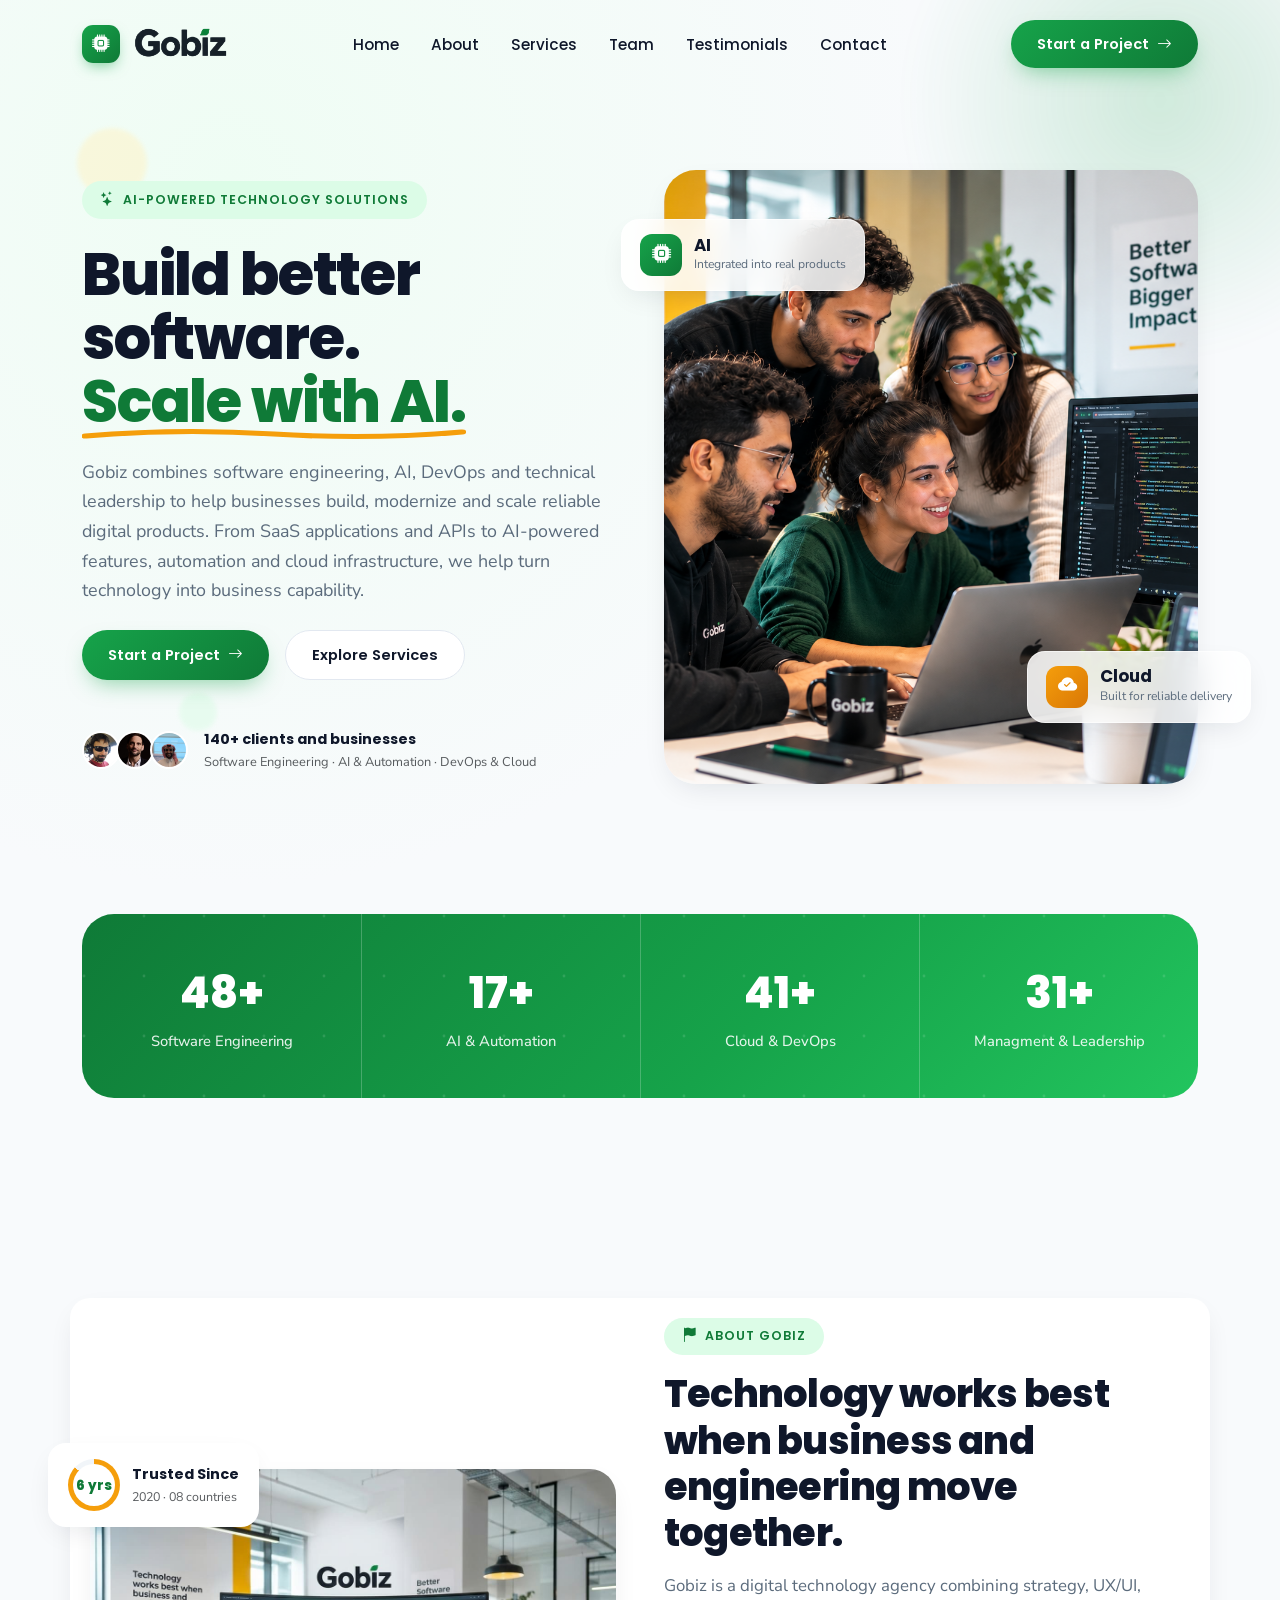
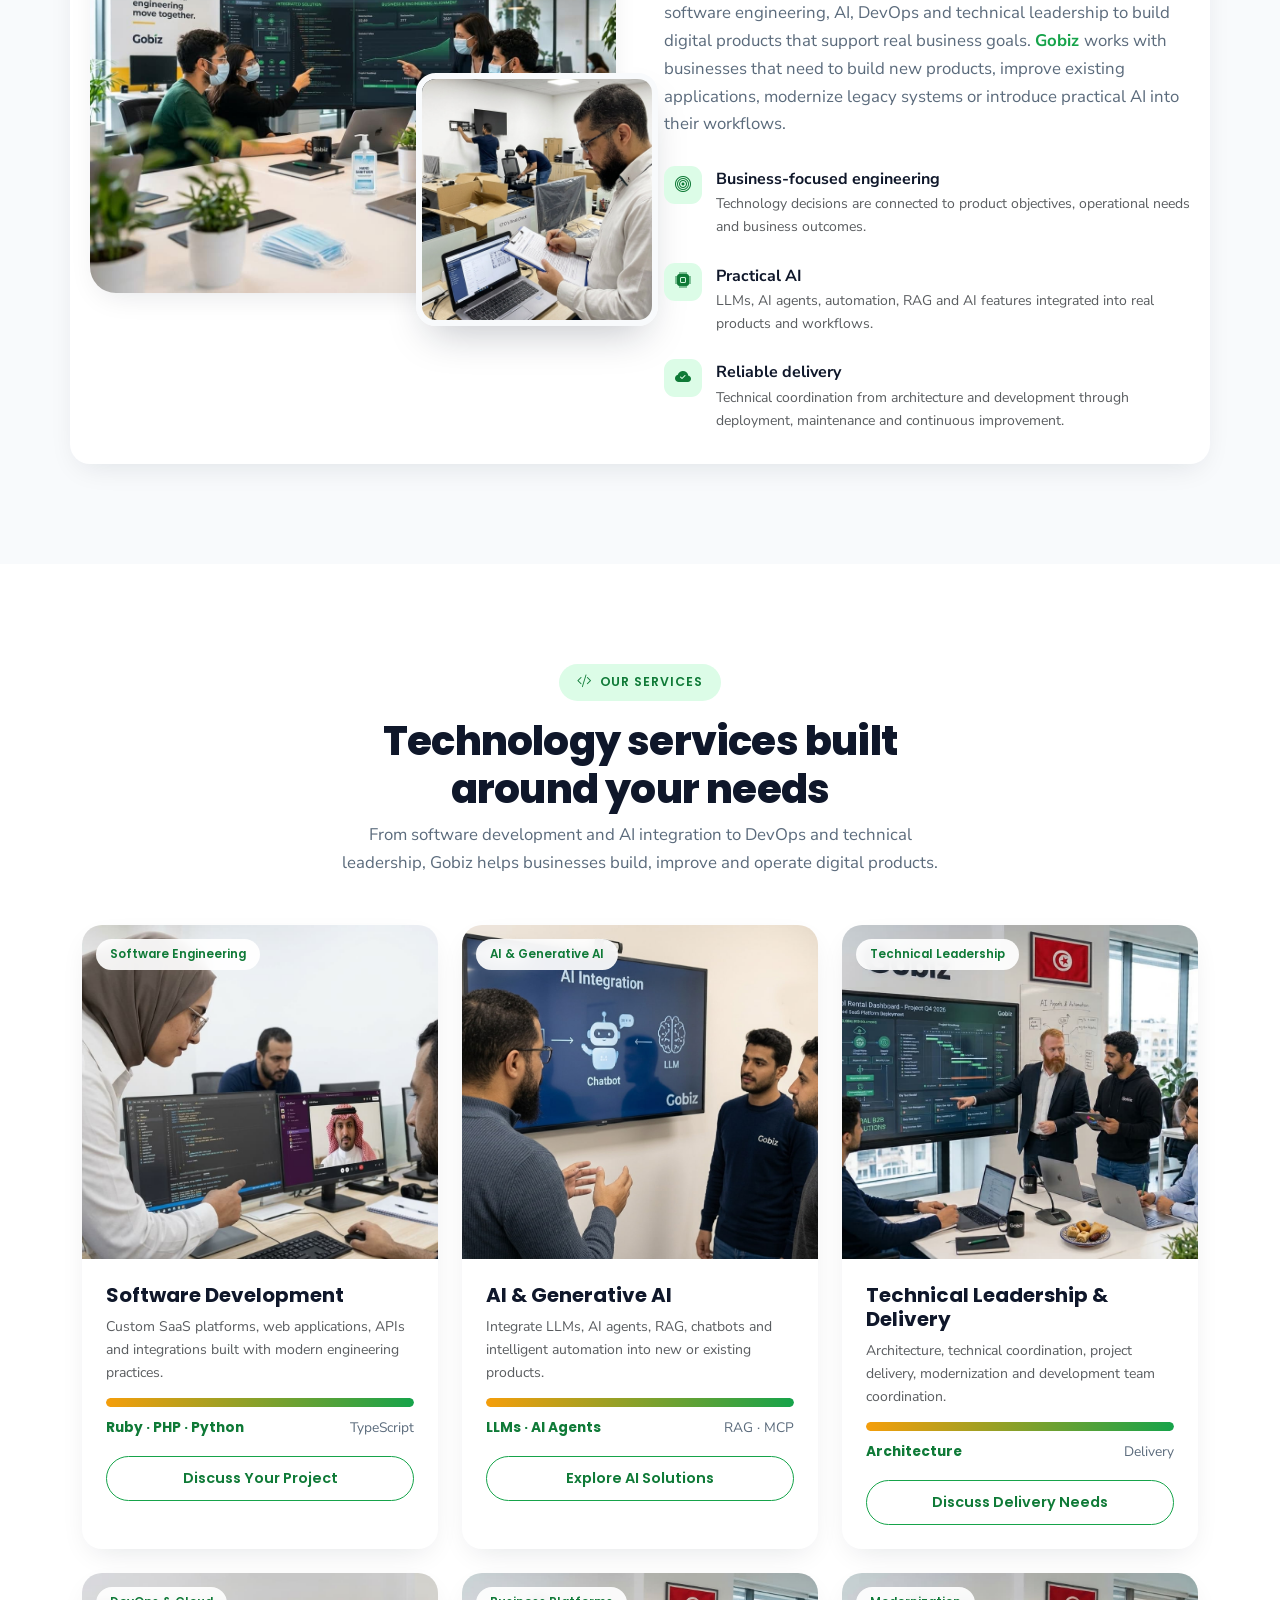
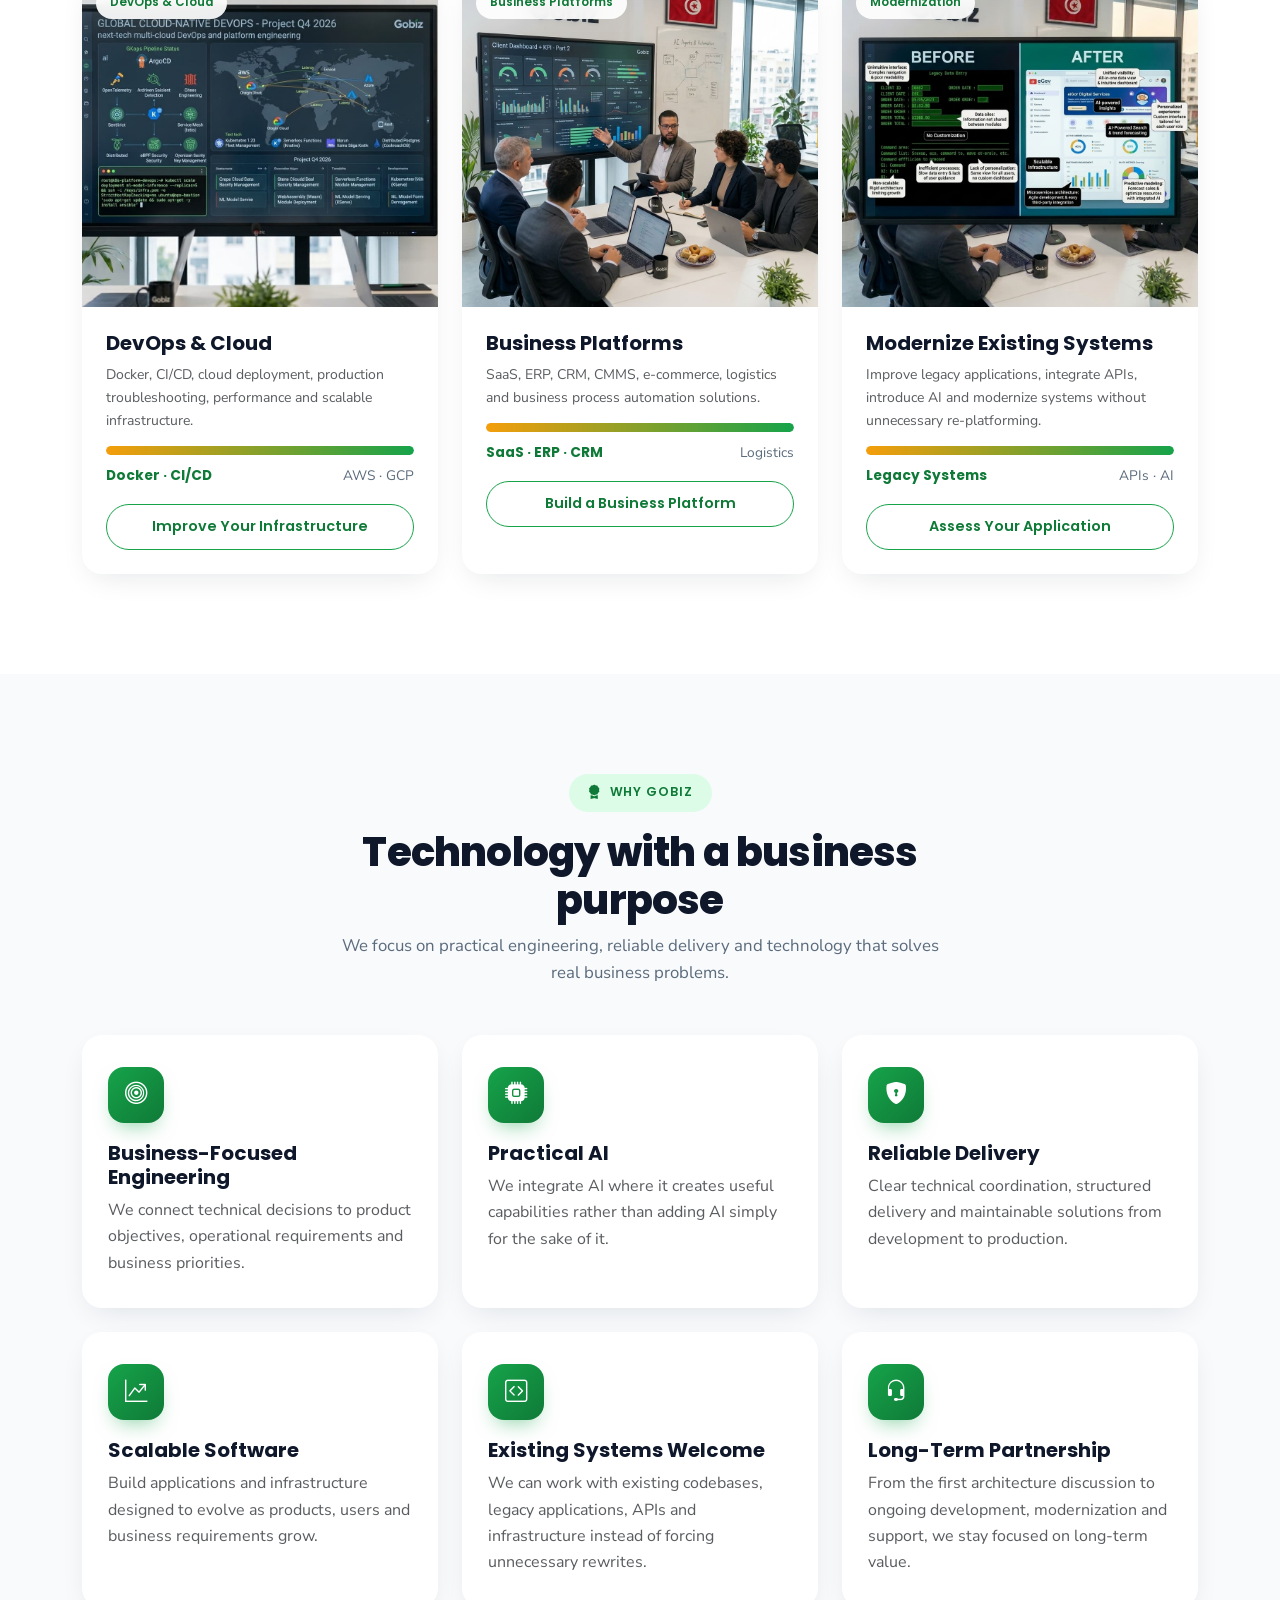
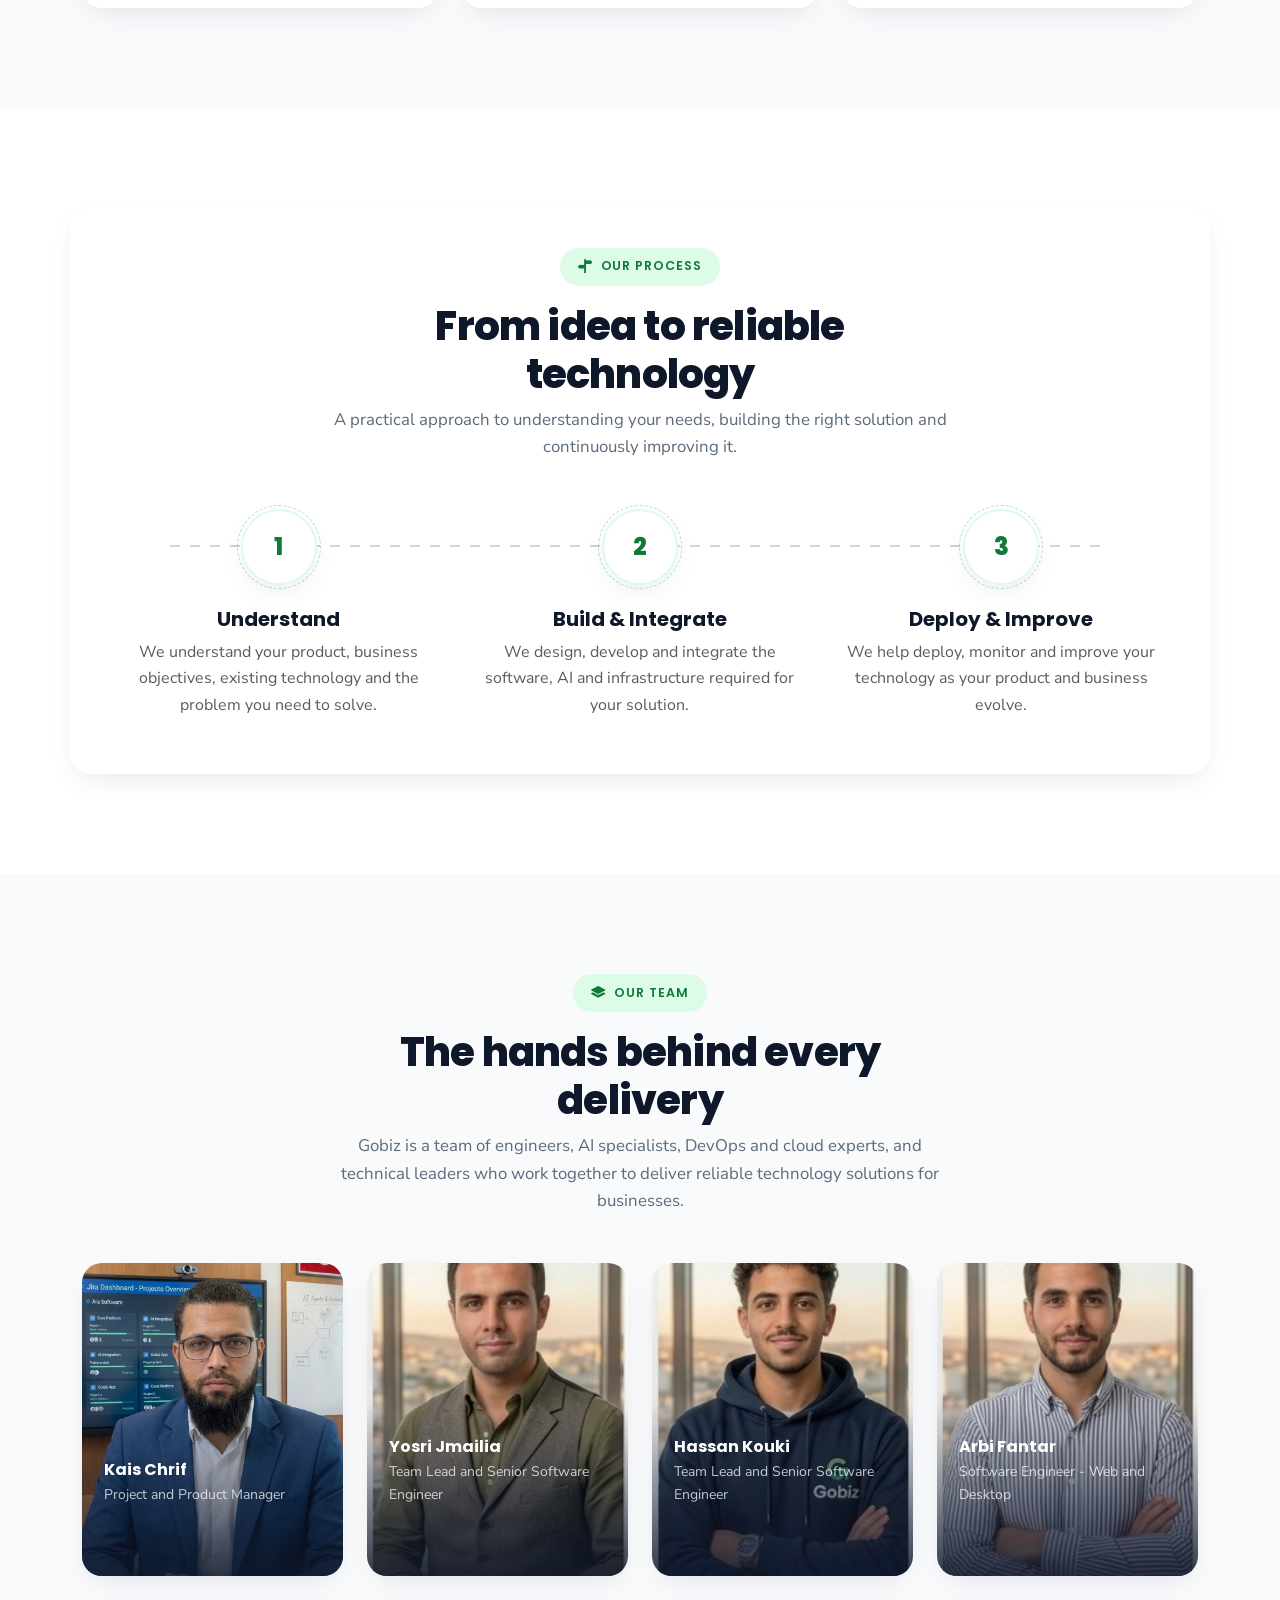
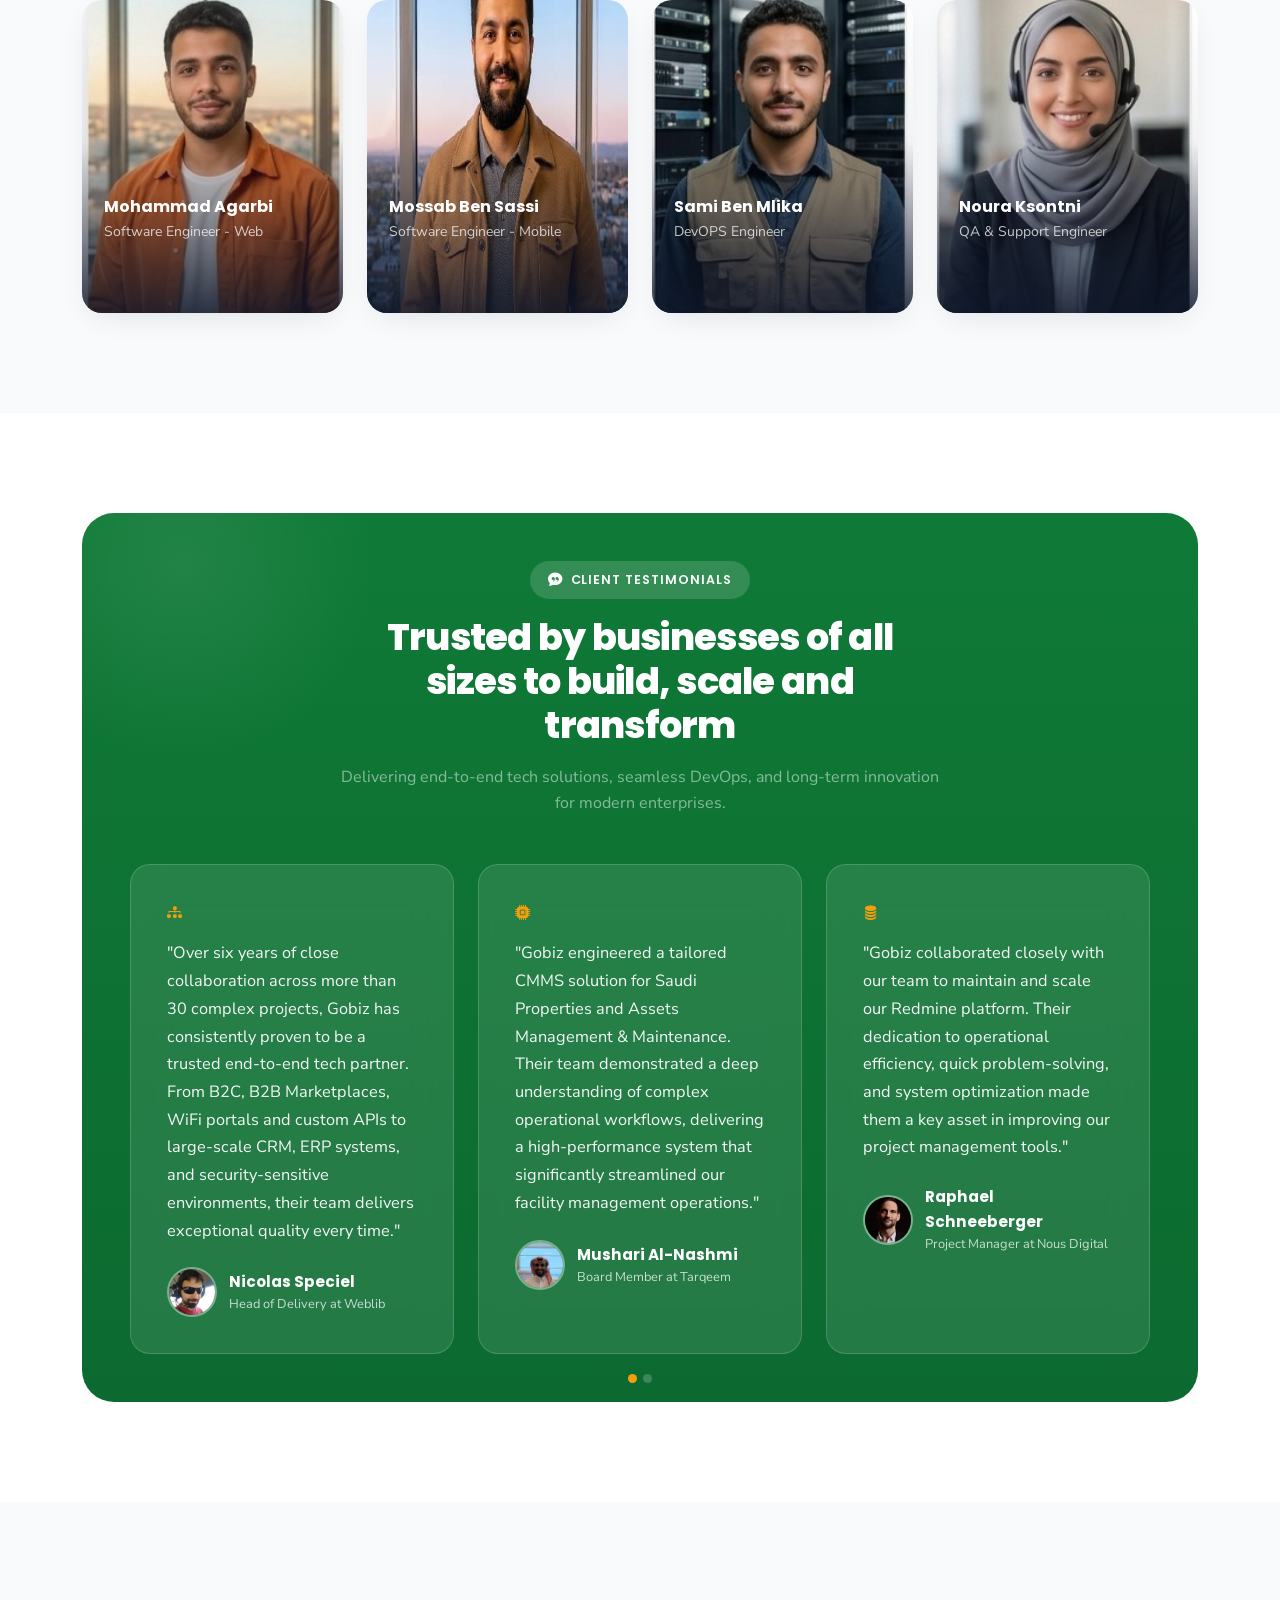
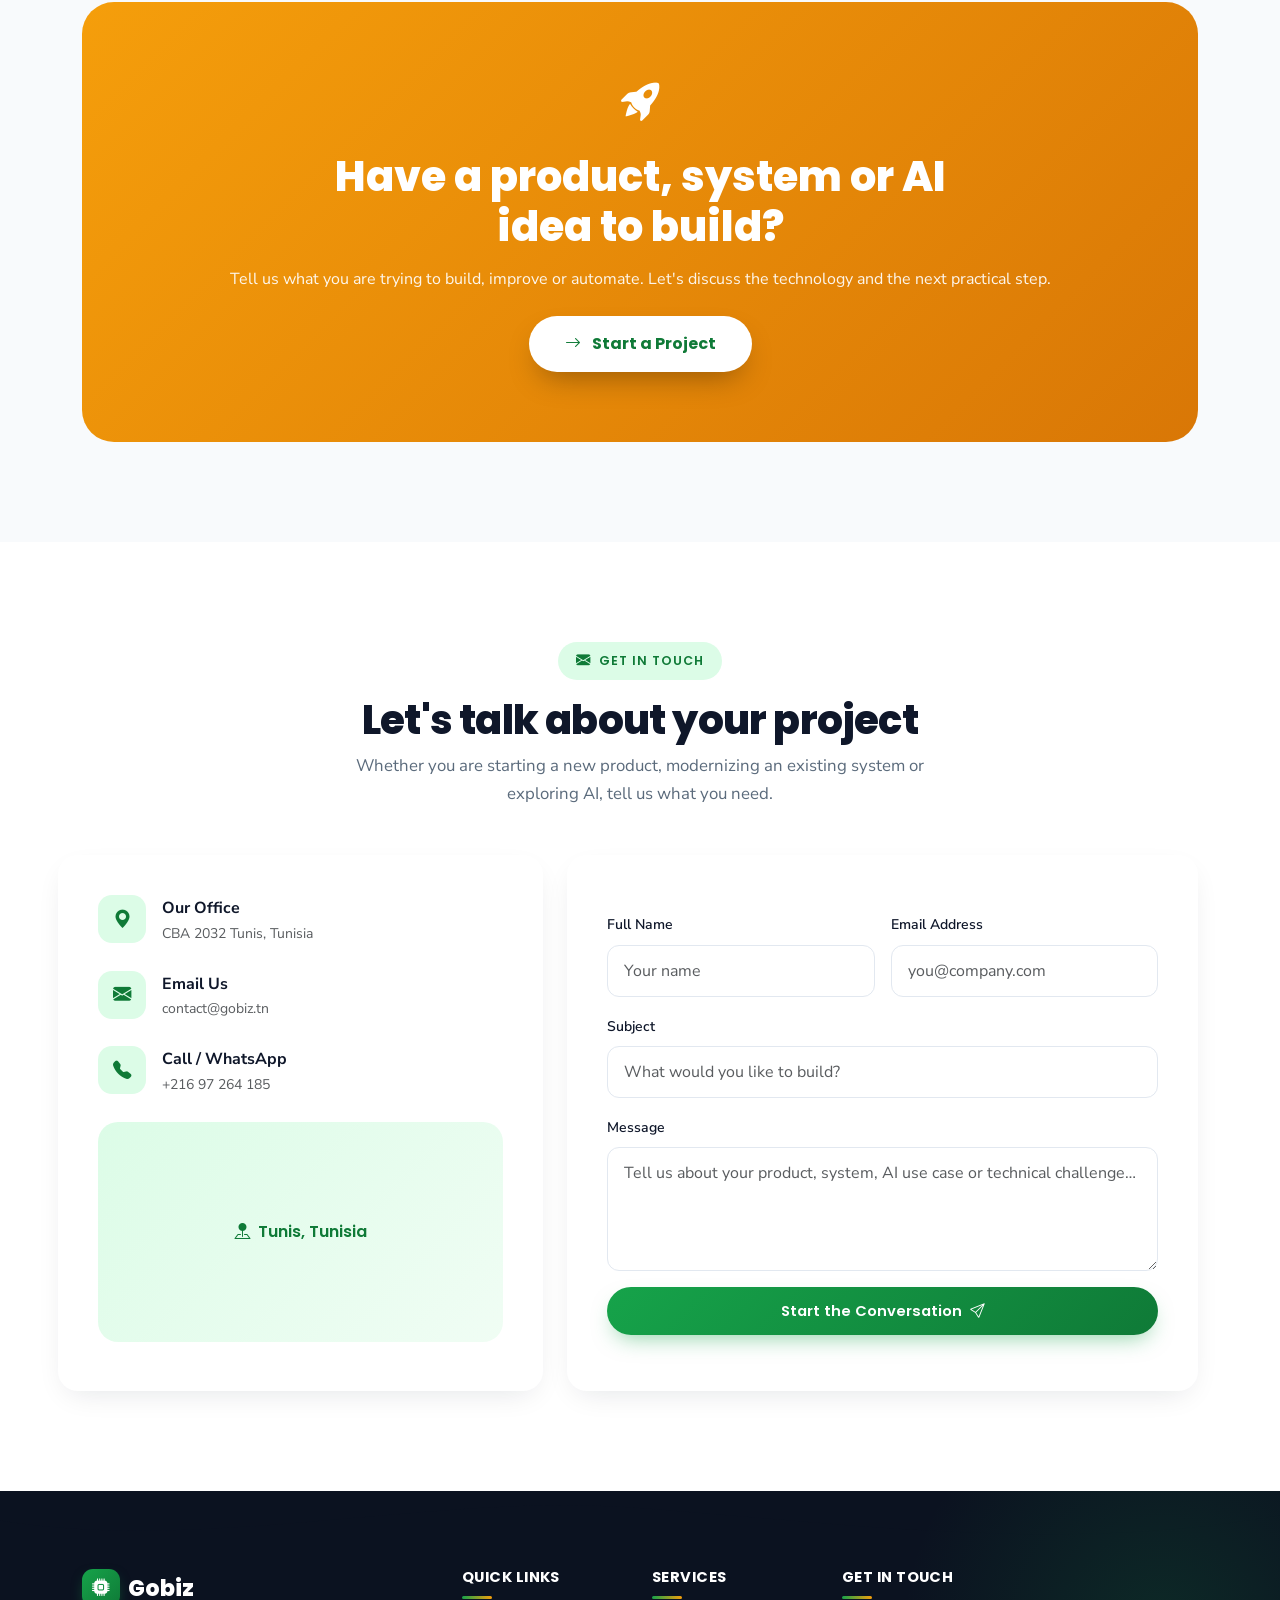
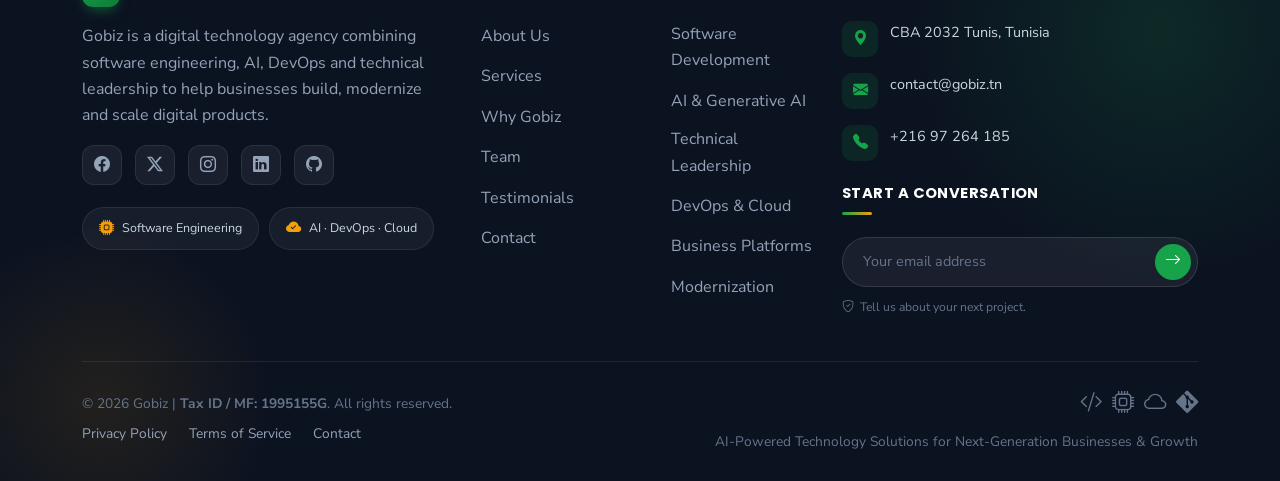
<file: index.html>
<!DOCTYPE html>
<html lang="en">
<head>
<meta charset="UTF-8">
<meta name="viewport" content="width=device-width, initial-scale=1.0">

<title>Gobiz — AI-Powered Technology Solutions for Next-Generation Businesses - Home</title>

<meta name="description" content="Gobiz is a digital experience agency delivering software engineering, AI/Generative AI, technical leadership, DevOps, and business platforms to drive measurable growth.">
    <meta name="keywords" content="Gobiz, software development, AI, Generative AI, AI agents, Ruby on Rails, Laravel, Python, TypeScript, DevOps, AWS, cloud, technical leadership, ERP, CRM, CMMS, ADS, ATS, eGov, eHealth, GCC, Europe, North Africa, Middle East, Tunisia, Algeria, Lybia, Morroco, Reporting, BI, Freelance, Freelancing, subcontracting, Ucopia, Weblib, France, externalisation, sous-traitance, RGPD, MENA">
    <meta property="og:title" content="Gobiz | AI-Powered Technology Solutions">
    <meta property="og:url" content="https://www.gobiz.tn">
    <meta property="og:description" content="AI-Powered Technology Solutions for Next-Generation Businesses & Growth. Software engineering, AI, DevOps, and business platforms.">
    <meta property="og:site_name" content="Gobiz">
    <meta property="og:type" content="website">
    <meta property="og:image" content="./images/favicon.png">
<!-- Google Fonts -->
<link rel="preconnect" href="https://fonts.googleapis.com">
<link rel="preconnect" href="https://fonts.gstatic.com" crossorigin>
<link href="https://fonts.googleapis.com/css2?family=Poppins:wght@400;500;600;700;800&family=Nunito+Sans:wght@400;500;600;700&display=swap" rel="stylesheet">

<!-- Bootstrap -->
<link href="assets/bootstrap.min.css" rel="stylesheet">

<!-- Bootstrap Icons -->
<link rel="stylesheet" href="https://cdn.jsdelivr.net/npm/bootstrap-icons@1.11.3/font/bootstrap-icons.css">


<!-- AOS 
<link href="https://unpkg.com/aos@2.3.1/dist/aos.css" rel="stylesheet"> -->
<link href="assets/css/aos.css" rel="stylesheet">

<link href="assets/style.css" rel="stylesheet" />
<link rel="shortcut icon" type="image/x-icon" href="assets/images/favicon.png">
<link rel="apple-touch-icon" sizes="180x180" href="assets/images/favicon.png">
<link rel="icon" type="image/png" sizes="32x32" href="assets/images/favicon.png">
<link rel="icon" type="image/png" sizes="16x16" href="assets/images/favicon.png">

</head>

<body>

<!-- ============================================
     PRELOADER
============================================ -->
<div id="preloader" aria-hidden="true">
  <div class="preload-ring">
    <i class="bi bi-cpu-fill preload-heart"></i>
  </div>
  <div class="preload-text">LOADING GOBIZ&hellip;</div>
</div>


<!-- ============================================
     NAVBAR
============================================ -->
<nav class="navbar navbar-expand-lg navbar-hw" id="mainNav">
  <div class="container">

    <a class="hw-logo" href="#home">
      <span class="hw-logo-mark">
        <i class="bi bi-cpu-fill"></i>
      </span>
      <img src="assets/images/gobiz-logo.png"
           alt="Gobiz logo" height="40"
           class="hw-logo-img">
    </a>

    <button class="navbar-toggler border-0"
            type="button"
            data-bs-toggle="collapse"
            data-bs-target="#navMenu"
            aria-label="Toggle navigation">
      <i class="bi bi-list fs-2"></i>
    </button>

    <div class="collapse navbar-collapse" id="navMenu">

      <ul class="navbar-nav nav-hw mx-auto mt-3 mt-lg-0">

        <li class="nav-item">
          <a class="nav-link" href="#home">Home</a>
        </li>

        <li class="nav-item">
          <a class="nav-link" href="#about">About</a>
        </li>

        <li class="nav-item">
          <a class="nav-link" href="#our-services">Services</a>
        </li>

        <li class="nav-item">
          <a class="nav-link" href="#team">Team</a>
        </li>

        <li class="nav-item">
          <a class="nav-link" href="#testimonials">Testimonials</a>
        </li>

        <li class="nav-item">
          <a class="nav-link" href="#contact">Contact</a>
        </li>

      </ul>

      <a href="#contact" class="btn-hw-primary d-none d-lg-inline-flex">
        Start a Project <i class="bi bi-arrow-right"></i>
      </a>

    </div>
  </div>
</nav>


<!-- ============================================
     HERO
============================================ -->
<header class="hero" id="home">

  <div class="hero-glow"></div>

  <span class="blob blob-1"></span>
  <span class="blob blob-2"></span>
  <span class="blob blob-3"></span>

  <div class="container position-relative">

    <div class="row align-items-center g-5">

      <div class="col-lg-6" data-aos="fade-right">

        <span class="eyebrow">
          <i class="bi bi-stars"></i>
          AI-Powered Technology Solutions
        </span>

        <h1 class="hero-title mt-4">
          Build better software.
          <span class="accent-underline">
            Scale with AI.
            <svg viewBox="0 0 200 14" preserveAspectRatio="none">
              <path d="M2 10 Q 50 2 100 8 T 198 6"
                    stroke="#F59E0B"
                    stroke-width="5"
                    fill="none"
                    stroke-linecap="round"/>
            </svg>
          </span>
        </h1>

        <p class="hero-lead mt-4">
          Gobiz combines software engineering, AI, DevOps and technical leadership
          to help businesses build, modernize and scale reliable digital products.
          From SaaS applications and APIs to AI-powered features, automation and
          cloud infrastructure, we help turn technology into business capability.
        </p>

        <div class="d-flex flex-wrap gap-3 mt-4">

          <a href="#contact" class="btn-hw-primary" id="heroDonateBtn">
            Start a Project <i class="bi bi-arrow-right"></i>
          </a>

          <a href="#our-services"
             class="btn-hw-outline"
            >
            Explore Services
          </a>

        </div>

        <div class="d-flex align-items-center gap-3 mt-5">

          <div class="hero-avatars">

            <img src="assets/images/testimonials/gobiz-weblib-nicolas-speciel.jpg"
                 alt="Technology professional">

            <img src="assets/images/testimonials/gobiz-nous-digital-raphael-schneeberger.jpg"
                 alt="Technology professional">

            <img src="assets/images/testimonials/gobiz-tarqeem-mushari.jpg"
                 alt="Technology professional">

          </div>

          <div>
            <div class="fw-bold font-display" style="font-size:.9rem;">
              140+ clients and businesses
            </div>

            <div class="text-muted" style="font-size:.8rem;">
              Software Engineering · AI & Automation · DevOps & Cloud
            </div>
          </div>

        </div>

      </div>


      <div class="col-lg-6" data-aos="fade-left" data-aos-delay="120">

        <div class="hero-media">

          <div class="hero-media-frame">

            <img src="assets/images/gobiz-company-photo.png"
                 alt="Technology and digital product development"
                 loading="lazy">

          </div>

          <div class="float-card float-card-1">

            <span class="fc-icon">
              <i class="bi bi-cpu-fill"></i>
            </span>

            <div>
              <div class="fc-val">AI</div>
              <div class="fc-label">Integrated into real products</div>
            </div>

          </div>

          <div class="float-card float-card-2">

            <span class="fc-icon">
              <i class="bi bi-cloud-check-fill"></i>
            </span>

            <div>
              <div class="fc-val">Cloud</div>
              <div class="fc-label">Built for reliable delivery</div>
            </div>

          </div>

        </div>

      </div>

    </div>
  </div>
</header>


<!-- ============================================
     CAPABILITY STATS
============================================ -->
<section class="section-pad pt-0" id="impact">

  <div class="container">

    <div class="stats-band" data-aos="zoom-in">

      <div class="row g-0">

        <div class="col-6 col-md-3 stat-item">
          <div class="stat-num">
            <span class="counter" data-target="48">0</span>+
          </div>
          <div class="stat-label">
            Software Engineering
          </div>
        </div>

        <div class="col-6 col-md-3 stat-item">
          <div class="stat-num">
            <span class="counter" data-target="17">0</span>+
          </div>
          <div class="stat-label">
            AI & Automation
          </div>
        </div>

        <div class="col-6 col-md-3 stat-item">
          <div class="stat-num">
            <span class="counter" data-target="41">0</span>+
          </div>
          <div class="stat-label">
            Cloud & DevOps
          </div>
        </div>

        <div class="col-6 col-md-3 stat-item">
          <div class="stat-num">
            <span class="counter" data-target="31">0</span>+
          </div>
          <div class="stat-label">
            Managment & Leadership
          </div>
        </div>

      </div>

    </div>

  </div>

</section>


<!-- ============================================
     ABOUT
============================================ -->
<section class="section-pad" id="about">

  <div class="container contact-card about-card">

    <div class="row align-items-center g-5">

      <div class="col-lg-6" data-aos="fade-right">

        <div class="about-collage">

          <div class="about-badge">

            <div class="ab-ring">
              <span>6 yrs</span>
            </div>

            <div>
              <div class="fw-bold font-display" style="font-size:.9rem;">
                Trusted Since
              </div>

              <div class="text-muted" style="font-size:.78rem;">
                2020 &middot; 08 countries
              </div>
            </div>

          </div>

          <div class="img-a">
            <img src="assets/images/gobiz-company-meeting.jpg"
                 alt="Technology team collaboration"
                 loading="lazy">
          </div>

          <div class="img-b">
            <img src="assets/images/gobiz-company-setup.jpg"
                 alt="Software development workspace"
                 loading="lazy">
          </div>

        </div>

      </div>


      <div class="col-lg-6" data-aos="fade-left">

        <span class="eyebrow">
          <i class="bi bi-flag-fill"></i>
          About Gobiz
        </span>

        <h2 class="section-title mt-3 mb-3"
            style="font-size:clamp(1.7rem,3vw,2.4rem);">
          Technology works best when business and engineering move together.
        </h2>

        <p class="section-sub">

          Gobiz is a digital technology agency combining strategy, UX/UI,
          software engineering, AI, DevOps and technical leadership to build
          digital products that support real business goals.

          <span class="gobiz-green">
            Gobiz
          </span>
          works with businesses that need to build new products, improve existing
          applications, modernize legacy systems or introduce practical AI into
          their workflows.

        </p>

        <ul class="about-list mt-3">

          <li>
            <span class="ic">
              <i class="bi bi-bullseye"></i>
            </span>

            <div>
              <strong>Business-focused engineering</strong>

              <div class="text-muted small">
                Technology decisions are connected to product objectives,
                operational needs and business outcomes.
              </div>
            </div>
          </li>


          <li>
            <span class="ic">
              <i class="bi bi-cpu-fill"></i>
            </span>

            <div>
              <strong>Practical AI</strong>

              <div class="text-muted small">
                LLMs, AI agents, automation, RAG and AI features integrated
                into real products and workflows.
              </div>
            </div>
          </li>


          <li>
            <span class="ic">
              <i class="bi bi-cloud-check-fill"></i>
            </span>

            <div>
              <strong>Reliable delivery</strong>

              <div class="text-muted small">
                Technical coordination from architecture and development
                through deployment, maintenance and continuous improvement.
              </div>
            </div>
          </li>

        </ul>

      </div>

    </div>

  </div>

</section>


<!-- ============================================
     SERVICES
============================================ -->
<section class="section-pad bg-white" id="our-services">

  <div class="container">

    <div class="text-center mx-auto mb-5"
         style="max-width:640px;"
         data-aos="fade-up">

      <span class="eyebrow">
        <i class="bi bi-code-slash"></i>
        Our Services
      </span>

      <h2 class="section-title mt-3"
          style="font-size:clamp(1.8rem,3.2vw,2.5rem);">
        Technology services built around your needs
      </h2>

      <p class="section-sub mx-auto mt-2">
        From software development and AI integration to DevOps and technical
        leadership, Gobiz helps businesses build, improve and operate digital products.
      </p>

    </div>


    <div class="row g-4">


      <!-- SERVICE 1 -->
      <div class="col-md-6 col-lg-4" data-aos="fade-up">

        <div class="cause-card">

          <div class="cause-img">

            <img src="assets/images/services-01.jpg"
                 alt="Software engineering and application development"
                 loading="lazy">

            <span class="cause-tag">
              Software Engineering
            </span>

          </div>

          <div class="cause-body">

            <h5 class="font-display fw-bold">
              Software Development
            </h5>

            <p class="text-muted small mb-0">
              Custom SaaS platforms, web applications, APIs and integrations
              built with modern engineering practices.
            </p>

            <div class="cause-progress-track">
              <div class="cause-progress-fill" data-progress="100"></div>
            </div>

            <div class="cause-meta">
              <span class="raised">
                Ruby · PHP · Python
              </span>

              <span class="goal">
                TypeScript
              </span>
            </div>

            <button class="cause-donate">
              Discuss Your Project
            </button>

          </div>

        </div>

      </div>


      <!-- SERVICE 2 -->
      <div class="col-md-6 col-lg-4"
           data-aos="fade-up"
           data-aos-delay="100">

        <div class="cause-card">

          <div class="cause-img">

            <img src="assets/images/services-02.jpg"
                 alt="Artificial intelligence and automation"
                 loading="lazy">

            <span class="cause-tag">
              AI & Generative AI
            </span>

          </div>

          <div class="cause-body">

            <h5 class="font-display fw-bold">
              AI & Generative AI
            </h5>

            <p class="text-muted small mb-0">
              Integrate LLMs, AI agents, RAG, chatbots and intelligent automation
              into new or existing products.
            </p>

            <div class="cause-progress-track">
              <div class="cause-progress-fill" data-progress="100"></div>
            </div>

            <div class="cause-meta">
              <span class="raised">
                LLMs · AI Agents
              </span>

              <span class="goal">
                RAG · MCP
              </span>
            </div>

            <button class="cause-donate">
              Explore AI Solutions
            </button>

          </div>

        </div>

      </div>


      <!-- SERVICE 3 -->
      <div class="col-md-6 col-lg-4"
           data-aos="fade-up"
           data-aos-delay="200">

        <div class="cause-card">

          <div class="cause-img">

            <img src="assets/images/services-03.jpg"
                 alt="Technical leadership and software delivery"
                 loading="lazy">

            <span class="cause-tag">
              Technical Leadership
            </span>

          </div>

          <div class="cause-body">

            <h5 class="font-display fw-bold">
              Technical Leadership & Delivery
            </h5>

            <p class="text-muted small mb-0">
              Architecture, technical coordination, project delivery,
              modernization and development team coordination.
            </p>

            <div class="cause-progress-track">
              <div class="cause-progress-fill" data-progress="100"></div>
            </div>

            <div class="cause-meta">
              <span class="raised">
                Architecture
              </span>

              <span class="goal">
                Delivery
              </span>
            </div>

            <button class="cause-donate">
              Discuss Delivery Needs
            </button>

          </div>

        </div>

      </div>


      <!-- SERVICE 4 -->
      <div class="col-md-6 col-lg-4" data-aos="fade-up">

        <div class="cause-card">

          <div class="cause-img">

            <img src="assets/images/services-04.jpg"
                 alt="Cloud infrastructure and DevOps"
                 loading="lazy">

            <span class="cause-tag">
              DevOps & Cloud
            </span>

          </div>

          <div class="cause-body">

            <h5 class="font-display fw-bold">
              DevOps & Cloud
            </h5>

            <p class="text-muted small mb-0">
              Docker, CI/CD, cloud deployment, production troubleshooting,
              performance and scalable infrastructure.
            </p>

            <div class="cause-progress-track">
              <div class="cause-progress-fill" data-progress="100"></div>
            </div>

            <div class="cause-meta">
              <span class="raised">
                Docker · CI/CD
              </span>

              <span class="goal">
                AWS · GCP
              </span>
            </div>

            <button class="cause-donate">
              Improve Your Infrastructure
            </button>

          </div>

        </div>

      </div>


      <!-- SERVICE 5 -->
      <div class="col-md-6 col-lg-4"
           data-aos="fade-up"
           data-aos-delay="100">

        <div class="cause-card">

          <div class="cause-img">

            <img src="assets/images/services-05.jpg"
                 alt="Business software platforms"
                 loading="lazy">

            <span class="cause-tag">
              Business Platforms
            </span>

          </div>

          <div class="cause-body">

            <h5 class="font-display fw-bold">
              Business Platforms
            </h5>

            <p class="text-muted small mb-0">
              SaaS, ERP, CRM, CMMS, e-commerce, logistics and business
              process automation solutions.
            </p>

            <div class="cause-progress-track">
              <div class="cause-progress-fill" data-progress="100"></div>
            </div>

            <div class="cause-meta">
              <span class="raised">
                SaaS · ERP · CRM
              </span>

              <span class="goal">
                Logistics
              </span>
            </div>

            <button class="cause-donate">
              Build a Business Platform
            </button>

          </div>

        </div>

      </div>


      <!-- SERVICE 6 -->
      <div class="col-md-6 col-lg-4"
           data-aos="fade-up"
           data-aos-delay="200">

        <div class="cause-card">

          <div class="cause-img">

            <img src="assets/images/services-06.jpg"
                 alt="Legacy software modernization and API integration"
                 loading="lazy">

            <span class="cause-tag">
              Modernization
            </span>

          </div>

          <div class="cause-body">

            <h5 class="font-display fw-bold">
              Modernize Existing Systems
            </h5>

            <p class="text-muted small mb-0">
              Improve legacy applications, integrate APIs, introduce AI and
              modernize systems without unnecessary re-platforming.
            </p>

            <div class="cause-progress-track">
              <div class="cause-progress-fill" data-progress="100"></div>
            </div>

            <div class="cause-meta">
              <span class="raised">
                Legacy Systems
              </span>

              <span class="goal">
                APIs · AI
              </span>
            </div>

            <button class="cause-donate">
              Assess Your Application
            </button>

          </div>

        </div>

      </div>

    </div>

  </div>

</section>


<!-- ============================================
     WHY CHOOSE US
============================================ -->
<section class="section-pad" id="why" style="background:var(--clr-bg);">

  <div class="container">

    <div class="text-center mx-auto mb-5"
         style="max-width:640px;"
         data-aos="fade-up">

      <span class="eyebrow">
        <i class="bi bi-award-fill"></i>
        Why Gobiz
      </span>

      <h2 class="section-title mt-3"
          style="font-size:clamp(1.8rem,3.2vw,2.5rem);">
        Technology with a business purpose
      </h2>

      <p class="section-sub mx-auto mt-2">
        We focus on practical engineering, reliable delivery and technology
        that solves real business problems.
      </p>

    </div>


    <div class="row g-4">


      <div class="col-md-6 col-lg-4" data-aos="fade-up">

        <div class="why-card">

          <div class="why-ic">
            <i class="bi bi-bullseye"></i>
          </div>

          <h5 class="font-display fw-bold">
            Business-Focused Engineering
          </h5>

          <p class="text-muted mb-0">
            We connect technical decisions to product objectives,
            operational requirements and business priorities.
          </p>

        </div>

      </div>


      <div class="col-md-6 col-lg-4"
           data-aos="fade-up"
           data-aos-delay="80">

        <div class="why-card">

          <div class="why-ic">
            <i class="bi bi-cpu-fill"></i>
          </div>

          <h5 class="font-display fw-bold">
            Practical AI
          </h5>

          <p class="text-muted mb-0">
            We integrate AI where it creates useful capabilities rather
            than adding AI simply for the sake of it.
          </p>

        </div>

      </div>


      <div class="col-md-6 col-lg-4"
           data-aos="fade-up"
           data-aos-delay="160">

        <div class="why-card">

          <div class="why-ic">
            <i class="bi bi-shield-lock-fill"></i>
          </div>

          <h5 class="font-display fw-bold">
            Reliable Delivery
          </h5>

          <p class="text-muted mb-0">
            Clear technical coordination, structured delivery and
            maintainable solutions from development to production.
          </p>

        </div>

      </div>


      <div class="col-md-6 col-lg-4" data-aos="fade-up">

        <div class="why-card">

          <div class="why-ic">
            <i class="bi bi-graph-up-arrow"></i>
          </div>

          <h5 class="font-display fw-bold">
            Scalable Software
          </h5>

          <p class="text-muted mb-0">
            Build applications and infrastructure designed to evolve
            as products, users and business requirements grow.
          </p>

        </div>

      </div>


      <div class="col-md-6 col-lg-4"
           data-aos="fade-up"
           data-aos-delay="80">

        <div class="why-card">

          <div class="why-ic">
            <i class="bi bi-code-square"></i>
          </div>

          <h5 class="font-display fw-bold">
            Existing Systems Welcome
          </h5>

          <p class="text-muted mb-0">
            We can work with existing codebases, legacy applications,
            APIs and infrastructure instead of forcing unnecessary rewrites.
          </p>

        </div>

      </div>


      <div class="col-md-6 col-lg-4"
           data-aos="fade-up"
           data-aos-delay="160">

        <div class="why-card">

          <div class="why-ic">
            <i class="bi bi-headset"></i>
          </div>

          <h5 class="font-display fw-bold">
            Long-Term Partnership
          </h5>

          <p class="text-muted mb-0">
            From the first architecture discussion to ongoing development,
            modernization and support, we stay focused on long-term value.
          </p>

        </div>

      </div>

    </div>

  </div>

</section>


<!-- ============================================
     HOW IT WORKS
============================================ -->
<section class="section-pad bg-white" id="how">

  <div class="container contact-card">

    <div class="text-center mx-auto mb-5"
         style="max-width:640px;"
         data-aos="fade-up">

      <span class="eyebrow">
        <i class="bi bi-signpost-split-fill"></i>
        Our Process
      </span>

      <h2 class="section-title mt-3"
          style="font-size:clamp(1.8rem,3.2vw,2.5rem);">
        From idea to reliable technology
      </h2>

      <p class="section-sub mx-auto mt-2">
        A practical approach to understanding your needs, building the right
        solution and continuously improving it.
      </p>

    </div>


    <div class="hiw-wrap">

      <div class="hiw-line"></div>

      <div class="row g-4">


        <div class="col-md-4 hiw-step" data-aos="fade-up">

          <div class="hiw-num">1</div>

          <h5 class="font-display fw-bold">
            Understand
          </h5>

          <p class="text-muted">
            We understand your product, business objectives, existing
            technology and the problem you need to solve.
          </p>

        </div>


        <div class="col-md-4 hiw-step"
             data-aos="fade-up"
             data-aos-delay="120">

          <div class="hiw-num">2</div>

          <h5 class="font-display fw-bold">
            Build & Integrate
          </h5>

          <p class="text-muted">
            We design, develop and integrate the software, AI and
            infrastructure required for your solution.
          </p>

        </div>


        <div class="col-md-4 hiw-step"
             data-aos="fade-up"
             data-aos-delay="240">

          <div class="hiw-num">3</div>

          <h5 class="font-display fw-bold">
            Deploy & Improve
          </h5>

          <p class="text-muted">
            We help deploy, monitor and improve your technology as your
            product and business evolve.
          </p>

        </div>


      </div>

    </div>

  </div>

</section>


<!-- ============================================
     SOLUTIONS / PEOPLE
============================================ -->
<section class="section-pad" id="team">

  <div class="container">

    <div class="text-center mx-auto mb-5"
         style="max-width:640px;"
         data-aos="fade-up">

      <span class="eyebrow">
        <i class="bi bi-layers-fill"></i>
        Our Team
      </span>

      <h2 class="section-title mt-3"
          style="font-size:clamp(1.8rem,3.2vw,2.5rem);">
        The hands behind every delivery
      </h2>

      <p class="section-sub mx-auto mt-2">
        Gobiz is a team of engineers, AI specialists, DevOps and cloud experts,
        and technical leaders who work together to deliver reliable technology
        solutions for businesses.
      </p>

    </div>


    <div class="row g-4">


      <div class="col-6 col-md-3" data-aos="fade-up">

        <div class="vol-card">

          <div class="vol-img">
            <img src="assets/images/team/team-1.jpg"
                 alt="Kais Chrif"
                 loading="lazy">
          </div>

          <div class="vol-overlay">

            <div class="fw-bold font-display">
                Kais Chrif         
            </div>

            <div class="small opacity-75">
              Project and Product Manager 
            </div>

            <div class="vol-social">
              <a href="#contact">
                <i class="bi bi-arrow-right"></i>
              </a>
            </div>

          </div>

        </div>

      </div>


      <div class="col-6 col-md-3"
           data-aos="fade-up"
           data-aos-delay="80">

        <div class="vol-card">

          <div class="vol-img">
            <img src="assets/images/team/team-2.jpg"
                 alt="Yosri Jmailia"
                 loading="lazy">
          </div>

          <div class="vol-overlay">

            <div class="fw-bold font-display">
              Yosri Jmailia
            </div>

            <div class="small opacity-75">
              Team Lead and Senior Software Engineer
            </div>

            <div class="vol-social">
              <a href="#contact">
                <i class="bi bi-arrow-right"></i>
              </a>
            </div>

          </div>

        </div>

      </div>

      <div class="col-6 col-md-3"
           data-aos="fade-up"
           data-aos-delay="80">

        <div class="vol-card">

          <div class="vol-img">
            <img src="assets/images/team/team-3.jpg"
                 alt="Hassan Kouki"
                 loading="lazy">
          </div>

          <div class="vol-overlay">

            <div class="fw-bold font-display">
              Hassan Kouki
            </div>

            <div class="small opacity-75">
              Team Lead and Senior Software Engineer
            </div>

            <div class="vol-social">
              <a href="#contact">
                <i class="bi bi-arrow-right"></i>
              </a>
            </div>

          </div>

        </div>

      </div>

   <div class="col-6 col-md-3"
           data-aos="fade-up"
           data-aos-delay="80">

        <div class="vol-card">

          <div class="vol-img">
            <img src="assets/images/team/team-4.jpg"
                 alt="Arbi Fantar"
                 loading="lazy">
          </div>

          <div class="vol-overlay">

            <div class="fw-bold font-display">
              Arbi Fantar
            </div>

            <div class="small opacity-75">
              Software Engineer - Web and Desktop
            </div>

            <div class="vol-social">
              <a href="#contact">
                <i class="bi bi-arrow-right"></i>
              </a>
            </div>

          </div>

        </div>

      </div>

      <div class="col-6 col-md-3"
           data-aos="fade-up"
           data-aos-delay="160">

        <div class="vol-card">

          <div class="vol-img">
            <img src="assets/images/team/team-5.jpg"
                 alt="Mohammad Agarbi"
                 loading="lazy">
          </div>

          <div class="vol-overlay">

            <div class="fw-bold font-display">
              Mohammad Agarbi
            </div>

            <div class="small opacity-75">
              Software Engineer - Web
            </div>

            <div class="vol-social">
              <a href="#contact">
                <i class="bi bi-arrow-right"></i>
              </a>
            </div>

          </div>

        </div>

      </div>


      <div class="col-6 col-md-3"
           data-aos="fade-up"
           data-aos-delay="240">

        <div class="vol-card">

          <div class="vol-img">
            <img src="assets/images/team/team-6.jpg"
                 alt="Mossab Ben Sassi"
                 loading="lazy">
          </div>

          <div class="vol-overlay">

            <div class="fw-bold font-display">
              Mossab Ben Sassi
            </div>

            <div class="small opacity-75">
              Software Engineer - Mobile
            </div>

            <div class="vol-social">
              <a href="#contact">
                <i class="bi bi-arrow-right"></i>
              </a>
            </div>

          </div>

        </div>

      </div>

      <div class="col-6 col-md-3"
           data-aos="fade-up"
           data-aos-delay="240">

        <div class="vol-card">

          <div class="vol-img">
            <img src="assets/images/team/team-7.jpg"
                 alt="Sami Ben Mlika"
                 loading="lazy">
          </div>

          <div class="vol-overlay">

            <div class="fw-bold font-display">
              Sami Ben Mlika
            </div>

            <div class="small opacity-75">
              DevOPS Engineer
            </div>

            <div class="vol-social">
              <a href="#contact">
                <i class="bi bi-arrow-right"></i>
              </a>
            </div>

          </div>

        </div>

      </div>


      <div class="col-6 col-md-3"
           data-aos="fade-up"
           data-aos-delay="240">

        <div class="vol-card">

          <div class="vol-img">
            <img src="assets/images/team/team-8.jpg"
                 alt="Noura Ksontni"
                 loading="lazy">
          </div>

          <div class="vol-overlay">

            <div class="fw-bold font-display">
              Noura Ksontni
            </div>

            <div class="small opacity-75">
              QA & Support Engineer
            </div>

            <div class="vol-social">
              <a href="#contact">
                <i class="bi bi-arrow-right"></i>
              </a>
            </div>

          </div>

        </div>

      </div>


    </div>

  </div>

</section>


<!-- ============================================
     TECHNOLOGY / TESTIMONIALS
============================================ -->
<section class="section-pad bg-white" id="testimonials">

  <div class="container">

    <div class="testi-section p-4 p-md-5"
         data-aos="zoom-in">

      <div class="text-center mx-auto mb-5"
           style="max-width:600px;">

        <span class="eyebrow"
              style="background:rgba(255,255,255,.15);color:#fff;">
          <i class="bi bi-chat-quote-fill"></i>
          Client Testimonials
        </span>

        <h2 class="section-title mt-3 text-white"
            style="font-size:clamp(1.7rem,3vw,2.3rem);">
          Trusted by businesses of all sizes to build, scale and transform
        </h2>

        <p class="text-white-50 mt-3">
          Delivering end-to-end tech solutions, seamless DevOps, and long-term innovation for modern enterprises.
        </p>

      </div>


      <div id="testiCarousel"
           class="carousel slide" >
           <!-- data-bs-ride="carousel" -->

        <div class="carousel-inner">


          <div class="carousel-item active">

            <div class="row g-4 justify-content-center">


              <div class="col-md-6 col-lg-4">

                <div class="testi-card">

                  <div class="testi-stars">
                    <i class="bi bi-diagram-3-fill"></i>
                  </div>

                  <p class="testi-quote">
                    "Over six years of close collaboration across more than 30 complex projects, Gobiz has consistently proven to be a trusted end-to-end tech partner. From B2C, B2B Marketplaces, WiFi portals and custom APIs to large-scale CRM, ERP systems, and security-sensitive environments, their team delivers exceptional quality every time."
                  </p>

                  <div class="testi-person">

                    <img src="assets/images/testimonials/gobiz-weblib-nicolas-speciel.jpg"
                         alt="Nicolas Speciel">

                    <div>
                      <div class="testi-name">
                        Nicolas Speciel
                      </div>

                      <div class="testi-role">
                        Head of Delivery at Weblib
                      </div>
                    </div>

                  </div>

                </div>

              </div>


              


              <div class="col-md-6 col-lg-4">

                <div class="testi-card">

                  <div class="testi-stars">
                    <i class="bi bi-cpu-fill"></i>
                  </div>

                  <p class="testi-quote">
                    "Gobiz engineered a tailored CMMS solution for Saudi Properties and Assets Management & Maintenance. Their team demonstrated a deep understanding of complex operational workflows, delivering a high-performance system that significantly streamlined our facility management operations."
                  </p>

                  <div class="testi-person">

                    <img src="assets/images/testimonials/gobiz-tarqeem-mushari.jpg"
                         alt="Mushari Al-Nashmi">

                    <div>
                      <div class="testi-name">
                        Mushari Al-Nashmi
                      </div>

                      <div class="testi-role">
                        Board Member at Tarqeem
                      </div>
                    </div>

                  </div>

                </div>

              </div>


              <div class="col-lg-4 d-none d-lg-block">

                <div class="testi-card">

                  <div class="testi-stars">
                    <i class="bi bi-database-fill"></i>
                  </div>

                  <p class="testi-quote">
                    "Gobiz collaborated closely with our team to maintain and scale our Redmine platform. Their dedication to operational efficiency, quick problem-solving, and system optimization made them a key asset in improving our project management tools."
                  </p>

                  <div class="testi-person">

                    <img src="assets/images/testimonials/gobiz-nous-digital-raphael-schneeberger.jpg"
                         alt="Raphael Schneeberger">

                    <div>
                      <div class="testi-name">
                        Raphael Schneeberger
                      </div>

                      <div class="testi-role">
                        Project Manager at Nous Digital
                      </div>
                    </div>

                  </div>

                </div>

              </div>


            </div>

          </div>


          <div class="carousel-item">

            <div class="row g-4 justify-content-center">


              <div class="col-md-6 col-lg-4">

                <div class="testi-card">

                  <div class="testi-stars">
                    <i class="bi bi-code-slash"></i>
                  </div>

                  <p class="testi-quote">
                    "Gobiz successfully maintained the largest agriculture marketplace platform in Tunisia and North Africa. Their technical expertise, reliability, and proactive support ensured our platform remained scalable, secure, and fully operational to serve our growing user base."
                  </p>

                  <div class="testi-person">

                    <img src="assets/images/testimonials/gobiz-rahba-mahmoud.jpg"
                         alt="Mahmoud Aboualrob">

                    <div>
                      <div class="testi-name">
                        Mahmoud Aboualrob
                      </div>

                      <div class="testi-role">
                        CEO at Rahba.tn
                      </div>
                    </div>

                  </div>

                </div>

              </div>

              <div class="col-md-6 col-lg-4">

                <div class="testi-card">

                  <div class="testi-stars">
                    <i class="bi bi-cloud-check-fill"></i>
                  </div>

                  <p class="testi-quote">
                    "Gobiz has been an invaluable technical partner, taking full ownership of the management, development, and DevOps for our SaaS CRM. Their seamless integration of continuous delivery and robust infrastructure management has allowed us to scale with complete confidence."
                  </p>

                  <div class="testi-person">

                    <img src="assets/images/testimonials/gobiz-handletech-aymen-salhi.jpg"
                         alt="Aymen Salhi">

                    <div>
                      <div class="testi-name">
                        Aymen Salhi
                      </div>

                      <div class="testi-role">
                        Leadership Team at HandleTech
                      </div>
                    </div>

                  </div>

                </div>

              </div>

              <div class="col-lg-4 d-none d-lg-block">

                <div class="testi-card">

                  <div class="testi-stars">
                    <i class="bi bi-diagram-3-fill"></i>
                  </div>

                  <p class="testi-quote">
                    "Partnering with Gobiz transformed our digital workflow. Their team delivered beyond our expectations, demonstrating strong technical execution, transparent communication, and an unwavering commitment to meeting tight deadlines."
                  </p>

                  <div class="testi-person">

                    <img src="assets/images/testimonials/gobiz-apex-daniel-lundquist.jpg"
                         alt="Daniel Lundquist">

                    <div>
                      <div class="testi-name">
                        Daniel Lundquist
                      </div>

                      <div class="testi-role">
                        VP of Operations at Apex Cloud Solutions
                      </div>
                    </div>

                  </div>

                </div>

              </div>


            </div>

          </div>


        </div>


        <div class="carousel-indicators">

          <button type="button"
                  data-bs-target="#testiCarousel"
                  data-bs-slide-to="0"
                  class="active"
                  aria-label="Technology slide 1">
          </button>

          <button type="button"
                  data-bs-target="#testiCarousel"
                  data-bs-slide-to="1"
                  aria-label="Technology slide 2">
          </button>

        </div>

      </div>

    </div>

  </div>

</section>


<!-- ============================================
     CTA BANNER
============================================ -->
<section class="section-pad" id="cta">

  <div class="container">

    <div class="cta-banner" data-aos="zoom-in">

      <i class="bi bi-rocket-takeoff-fill"
         style="font-size:2.4rem;">
      </i>

      <h2 class="mt-3">
        Have a product, system or AI idea to build?
      </h2>

      <p class="mb-4" style="opacity:.92;">
        Tell us what you are trying to build, improve or automate.
        Let's discuss the technology and the next practical step.
      </p>

      <button class="btn-cta" id="ctaDonateBtn">
        <i class="bi bi-arrow-right me-2"></i>
        Start a Project
      </button>

    </div>

  </div>

</section>


<!-- ============================================
     CONTACT
============================================ -->
<section class="section-pad bg-white" id="contact">

  <div class="container">

    <div class="text-center mx-auto mb-5"
         style="max-width:640px;"
         data-aos="fade-up">

      <span class="eyebrow">
        <i class="bi bi-envelope-fill"></i>
        Get In Touch
      </span>

      <h2 class="section-title mt-3"
          style="font-size:clamp(1.8rem,3.2vw,2.5rem);">
        Let's talk about your project
      </h2>

      <p class="section-sub mx-auto mt-2">
        Whether you are starting a new product, modernizing an existing
        system or exploring AI, tell us what you need.
      </p>

    </div>


    <div class="row g-5">


      <div class="col-lg-5 contact-card"
           data-aos="fade-right">

        <div class="contact-info-item">

          <span class="ic">
            <i class="bi bi-geo-alt-fill"></i>
          </span>

          <div>
            <strong>Our Office</strong>

            <div class="text-muted small">
              CBA 2032 Tunis, Tunisia
            </div>
          </div>

        </div>


        <div class="contact-info-item">

          <span class="ic">
            <i class="bi bi-envelope-fill"></i>
          </span>

          <div>
            <strong>Email Us</strong>

            <div class="text-muted small">
              contact@gobiz.tn
            </div>
          </div>

        </div>


        <div class="contact-info-item">

          <span class="ic">
            <i class="bi bi-telephone-fill"></i>
          </span>

          <div>
            <strong>Call / WhatsApp</strong>

            <div class="text-muted small">
              +216 97 264 185
            </div>
          </div>

        </div>


        <div class="map-placeholder">
          <i class="bi bi-pin-map-fill me-2"></i>
          Tunis, Tunisia
        </div>

      </div>


      <div class="col-lg-7" data-aos="fade-left">

        <div class="contact-card">

          <form id="contactForm" novalidate>

            <div class="row g-3">

              <div class="col-md-12"> 
                <!-- Placeholder for success/error feedback strings -->
                <div id="statusMessage" class="message-status"></div>
              </div>
              <div class="col-md-6">

                <label class="form-label small fw-semibold"
                       for="cf-name">
                  Full Name
                </label>

                <input type="text" 
                       name="name"
                       class="form-control form-control-hw"
                       id="cf-name"
                       placeholder="Your name"
                       required>

              </div>


              <div class="col-md-6">

                <label class="form-label small fw-semibold"
                       for="cf-email">
                  Email Address
                </label>

                <input type="email"
                        name="email"
                       class="form-control form-control-hw"
                       id="cf-email"
                       placeholder="you@company.com"
                       required>

              </div>


              <div class="col-12">

                <label class="form-label small fw-semibold"
                       for="cf-subject">
                  Subject
                </label>

                <input type="text"
                      name="subject"
                       class="form-control form-control-hw"
                       id="cf-subject"
                       placeholder="What would you like to build?">

              </div>


              <div class="col-12">

                <label class="form-label small fw-semibold"
                       for="cf-message">
                  Message
                </label>

                <textarea class="form-control form-control-hw"
                          name="message"
                          id="cf-message"
                          rows="4"
                          placeholder="Tell us about your product, system, AI use case or technical challenge&hellip;"
                          required></textarea>

              </div>


              <div class="col-12">

                <button type="submit" id="submitBtn"
                        class="btn-hw-primary w-100 justify-content-center">

                  Start the Conversation
                  <i class="bi bi-send"></i>

                </button>

              </div>


              <div class="col-12"
                   id="formStatus"
                   role="status"
                   aria-live="polite">
              </div>


            </div>

          </form>

        </div>

      </div>

    </div>

  </div>

</section>


<!-- ============================================
     FOOTER
============================================ -->
<footer class="footer-hw">

  <svg class="footer-wave"
       viewBox="0 0 1440 70"
       preserveAspectRatio="none"
       xmlns="http://www.w3.org/2000/svg"
       aria-hidden="true">

    <path fill="#0B1220"
          d="M0,32 C240,70 480,0 720,18 C960,36 1200,70 1440,26 L1440,70 L0,70 Z">
    </path>

  </svg>


  <span class="footer-glow"></span>
  <span class="footer-glow-2"></span>


  <div class="container footer-top">

    <div class="row g-4">


      <div class="col-lg-4 col-md-6">

        <a class="hw-logo text-white" href="#home">

          <span class="hw-logo-mark">
            <i class="bi bi-cpu-fill"></i>
          </span>

          Gobiz

        </a>


        <p class="mt-3">
          Gobiz is a digital technology agency combining software engineering,
          AI, DevOps and technical leadership to help businesses build,
          modernize and scale digital products.
        </p>


        <div class="footer-social mt-3">

          <a href="#" aria-label="Facebook">
            <i class="bi bi-facebook"></i>
          </a>

          <a href="#" aria-label="Twitter / X">
            <i class="bi bi-twitter-x"></i>
          </a>

          <a href="#" aria-label="Instagram">
            <i class="bi bi-instagram"></i>
          </a>

          <a href="https://www.linkedin.com/company/gobiz-tn"
             target="_blank"
             rel="noopener noreferrer"
             aria-label="LinkedIn">

            <i class="bi bi-linkedin"></i>

          </a>

          <a href="https://github.com/gobiz-tn"
             target="_blank"
             rel="noopener noreferrer"
             aria-label="GitHub">

            <i class="bi bi-github"></i>

          </a>

        </div>


        <div class="footer-badges">

          <span class="footer-badge">
            <i class="bi bi-cpu-fill"></i>
            Software Engineering
          </span>

          <span class="footer-badge">
            <i class="bi bi-cloud-check-fill"></i>
            AI · DevOps · Cloud
          </span>

        </div>

      </div>


      <div class="col-6 col-md-3 col-lg-2">

        <h6>Quick Links</h6>

        <ul>

          <li>
            <a class="footer-link" href="#about">
              <i class="bi bi-caret-right-fill"></i>
              About Us
            </a>
          </li>

          <li>
            <a class="footer-link" href="#our-services">
              <i class="bi bi-caret-right-fill"></i>
              Services
            </a>
          </li>

          <li>
            <a class="footer-link" href="#why">
              <i class="bi bi-caret-right-fill"></i>
              Why Gobiz
            </a>
          </li>

          <li>
            <a class="footer-link" href="#team">
              <i class="bi bi-caret-right-fill"></i>
              Team
            </a>
          </li>

          <li>
            <a class="footer-link" href="#testimonials">
              <i class="bi bi-caret-right-fill"></i>
              Testimonials
            </a>
          </li>

          <li>
            <a class="footer-link" href="#contact">
              <i class="bi bi-caret-right-fill"></i>
              Contact
            </a>
          </li>

        </ul>

      </div>


      <div class="col-6 col-md-3 col-lg-2">

        <h6>Services</h6>

        <ul>

          <li>
            <a class="footer-link" href="#our-services">
              <i class="bi bi-caret-right-fill"></i>
              Software Development
            </a>
          </li>

          <li>
            <a class="footer-link" href="#our-services">
              <i class="bi bi-caret-right-fill"></i>
              AI & Generative AI
            </a>
          </li>

          <li>
            <a class="footer-link" href="#our-services">
              <i class="bi bi-caret-right-fill"></i>
              Technical Leadership
            </a>
          </li>

          <li>
            <a class="footer-link" href="#our-services">
              <i class="bi bi-caret-right-fill"></i>
              DevOps & Cloud
            </a>
          </li>

          <li>
            <a class="footer-link" href="#our-services">
              <i class="bi bi-caret-right-fill"></i>
              Business Platforms
            </a>
          </li>

          <li>
            <a class="footer-link" href="#our-services">
              <i class="bi bi-caret-right-fill"></i>
              Modernization
            </a>
          </li>

        </ul>

      </div>


      <div class="col-md-6 col-lg-4">

        <h6>Get In Touch</h6>


        <div class="footer-contact-item">

          <span class="ic">
            <i class="bi bi-geo-alt-fill"></i>
          </span>

          <span>
            CBA 2032 Tunis, Tunisia
          </span>

        </div>


        <div class="footer-contact-item">

          <span class="ic">
            <i class="bi bi-envelope-fill"></i>
          </span>

          <span>
            contact@gobiz.tn
          </span>

        </div>


        <div class="footer-contact-item">

          <span class="ic">
            <i class="bi bi-telephone-fill"></i>
          </span>

          <span>
            +216 97 264 185
          </span>

        </div>


        <h6 class="mt-4">
          Start a Conversation
        </h6>

        <div class="newsletter-input">

          <input type="email"
                 placeholder="Your email address"
                 aria-label="Your email address">

          <button type="button"
                  aria-label="Contact Gobiz">

            <i class="bi bi-arrow-right"></i>

          </button>

        </div>


        <div class="newsletter-note">

          <i class="bi bi-shield-check"></i>
          Tell us about your next project.

        </div>

      </div>

    </div>


    <div class="footer-divider"></div>


    <div class="footer-bottom d-flex flex-wrap justify-content-between align-items-center gap-3">

      <div>

        <div>
          &copy; 2026 Gobiz | <strong>Tax ID / MF: 1995155G</strong>. All rights reserved.
        </div>

        <div class="footer-bottom-links mt-2">

          <a href="privacy-policy.html">
            Privacy Policy
          </a>

          <a href="terms-of-service.html">
            Terms of Service
          </a>

          <a href="#contact">
            Contact
          </a>

        </div>

      </div>


      <div class="text-md-end">

        <div class="footer-payments justify-content-md-end mb-2">

          <i class="bi bi-code-slash"
             title="Software Engineering">
          </i>

          <i class="bi bi-cpu"
             title="Artificial Intelligence">
          </i>

          <i class="bi bi-cloud"
             title="Cloud">
          </i>

          <i class="bi bi-git"
             title="Git">
          </i>

        </div>

        <div>
          AI-Powered Technology Solutions for Next-Generation Businesses & Growth
        </div>

      </div>

    </div>

  </div>

</footer>


<!-- ============================================
     MOBILE STICKY CTA BAR
============================================ -->
<div class="mobile-donate-bar">

  <a href="#contact" class="btn-hw-primary">

    Start a Project
    <i class="bi bi-arrow-right"></i>

  </a>

</div>


<!-- ============================================
     SCROLL TO TOP
============================================ -->
<div id="scrollTop"
     role="button"
     aria-label="Scroll to top"
     tabindex="0">

  <svg viewBox="0 0 52 52">

    <circle cx="26"
            cy="26"
            r="23">
    </circle>

    <circle class="progress"
            cx="26"
            cy="26"
            r="23">
    </circle>

  </svg>

  <i class="bi bi-arrow-up"></i>

</div>


<!-- ============================================
     SERVICES MODAL
============================================ -->
<div class="modal fade"
     id="storyModal"
     tabindex="-1"
     aria-hidden="true">

  <div class="modal-dialog modal-lg modal-dialog-centered">

    <div class="modal-content"
         style="border-radius:20px;border:none;">

      <div class="modal-header border-0">

        <h5 class="modal-title font-display fw-bold">
          What Gobiz Can Help You Build
        </h5>

        <button type="button"
                class="btn-close"
                data-bs-dismiss="modal"
                aria-label="Close">
        </button>

      </div>


      <div class="modal-body pb-4">

        <div class="ratio ratio-16x9 rounded-4 overflow-hidden">

          <img src="assets/images/favicon.png"
               alt="Software development and technology"
               style="object-fit:cover;">

        </div>


        <p class="text-muted mt-3 mb-0">

          Gobiz helps businesses build and improve SaaS applications,
          business platforms, APIs and AI-powered products, while providing
          the technical leadership and DevOps capabilities needed to operate
          them reliably.

        </p>

      </div>

    </div>

  </div>

</div>


<!-- Bootstrap Bundle -->
<script src="assets/bootstrap.bundle.min.js"></script>

<!-- AOS 
<script src="https://unpkg.com/aos@2.3.1/dist/aos.js"></script>
-->
<script src="assets/js/aos.js"></script>

<script src="assets/script.js"></script>

<script>
  document.getElementById('contactForm').addEventListener('submit', async function (e) {
    // 1. Prevent standard browser page reload
    e.preventDefault(); 
    
    const statusDiv = document.getElementById('formStatus');
    const submitBtn = document.getElementById('submitBtn');
    
    // Use innerHTML instead of textContent so HTML tags render properly
    statusDiv.innerHTML = '<div class="alert alert-info mt-2 mb-0" style="border-radius:12px;"><i class="bi bi-hourglass-split me-2"></i>Sending...</div>';
    submitBtn.disabled = true;

    // 2. Automatically bundle form inputs into standard POST body payload
    const formData = new FormData(this);

    try {
        // 3. Post data asynchronously to backend PHP handler
        const [response] = await Promise.all([
            fetch('send-email.php', {
                method: 'POST',
                body: formData
            }),
            new Promise(resolve => setTimeout(resolve, 3000))
        ]);

        // 4. Read response as text or JSON object parsing
        const result = await response.json();

        if (response.ok && result.success) {
            statusDiv.innerHTML = '<div class="alert alert-success mt-2 mb-0" style="border-radius:12px;"><i class="bi bi-check-circle-fill me-2"></i>' + result.message + '</div>';
            this.reset(); // Clear form fields upon success
        } else {
            statusDiv.innerHTML = '<div class="alert alert-warning mt-2 mb-0" style="border-radius:12px;"><i class="bi bi-exclamation-triangle-fill me-2"></i>' + (result.message || "An error occurred.") + '</div>';
        }
    } catch (error) {
        statusDiv.innerHTML = '<div class="alert alert-danger mt-2 mb-0" style="border-radius:12px;"><i class="bi bi-exclamation-triangle-fill me-2"></i>Network error. Please try again later.</div>';
    } finally {
        submitBtn.disabled = false;
    }
  });

  document.getElementById('ctaDonateBtn').addEventListener('click', function(e) {
      e.preventDefault();
      const contactSection = document.getElementById('contact');
      if (contactSection) {
          contactSection.scrollIntoView({ behavior: 'smooth' });
      }
  });
</script>
</body>
</html>
</file>
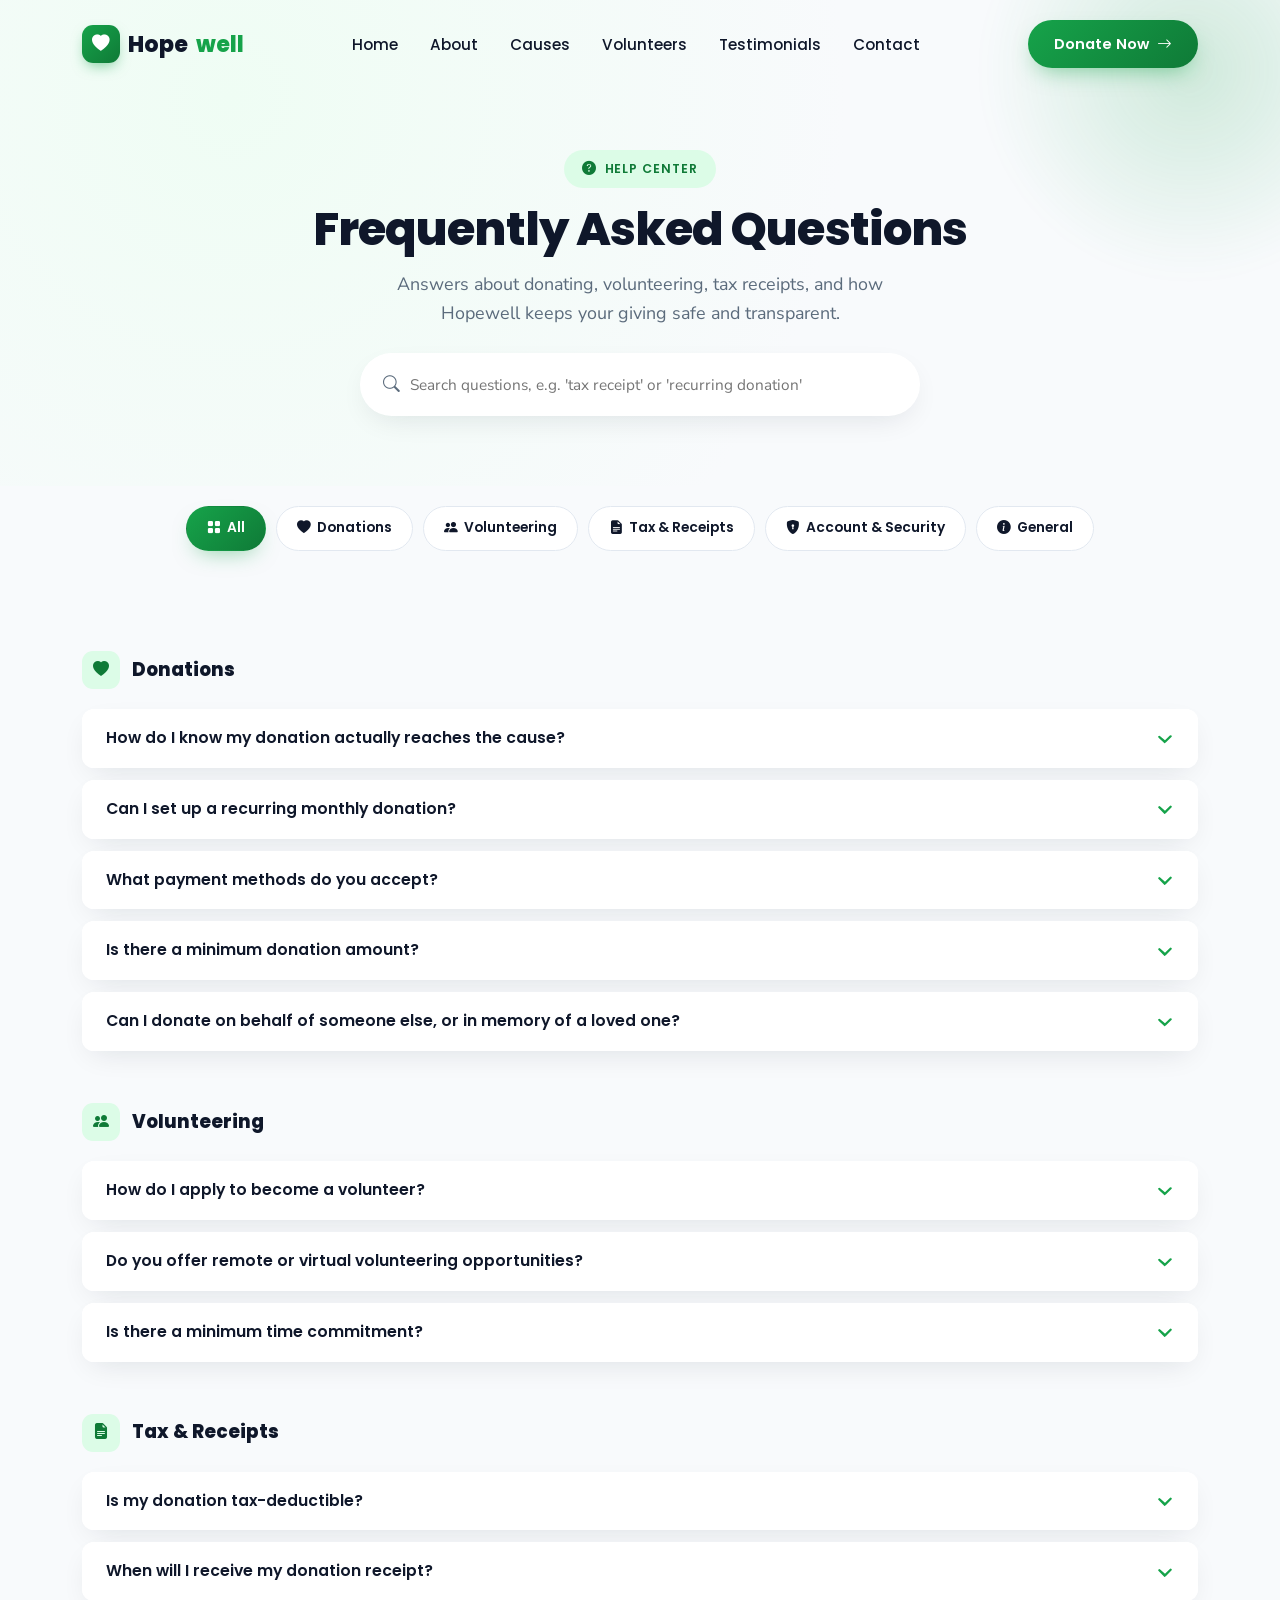
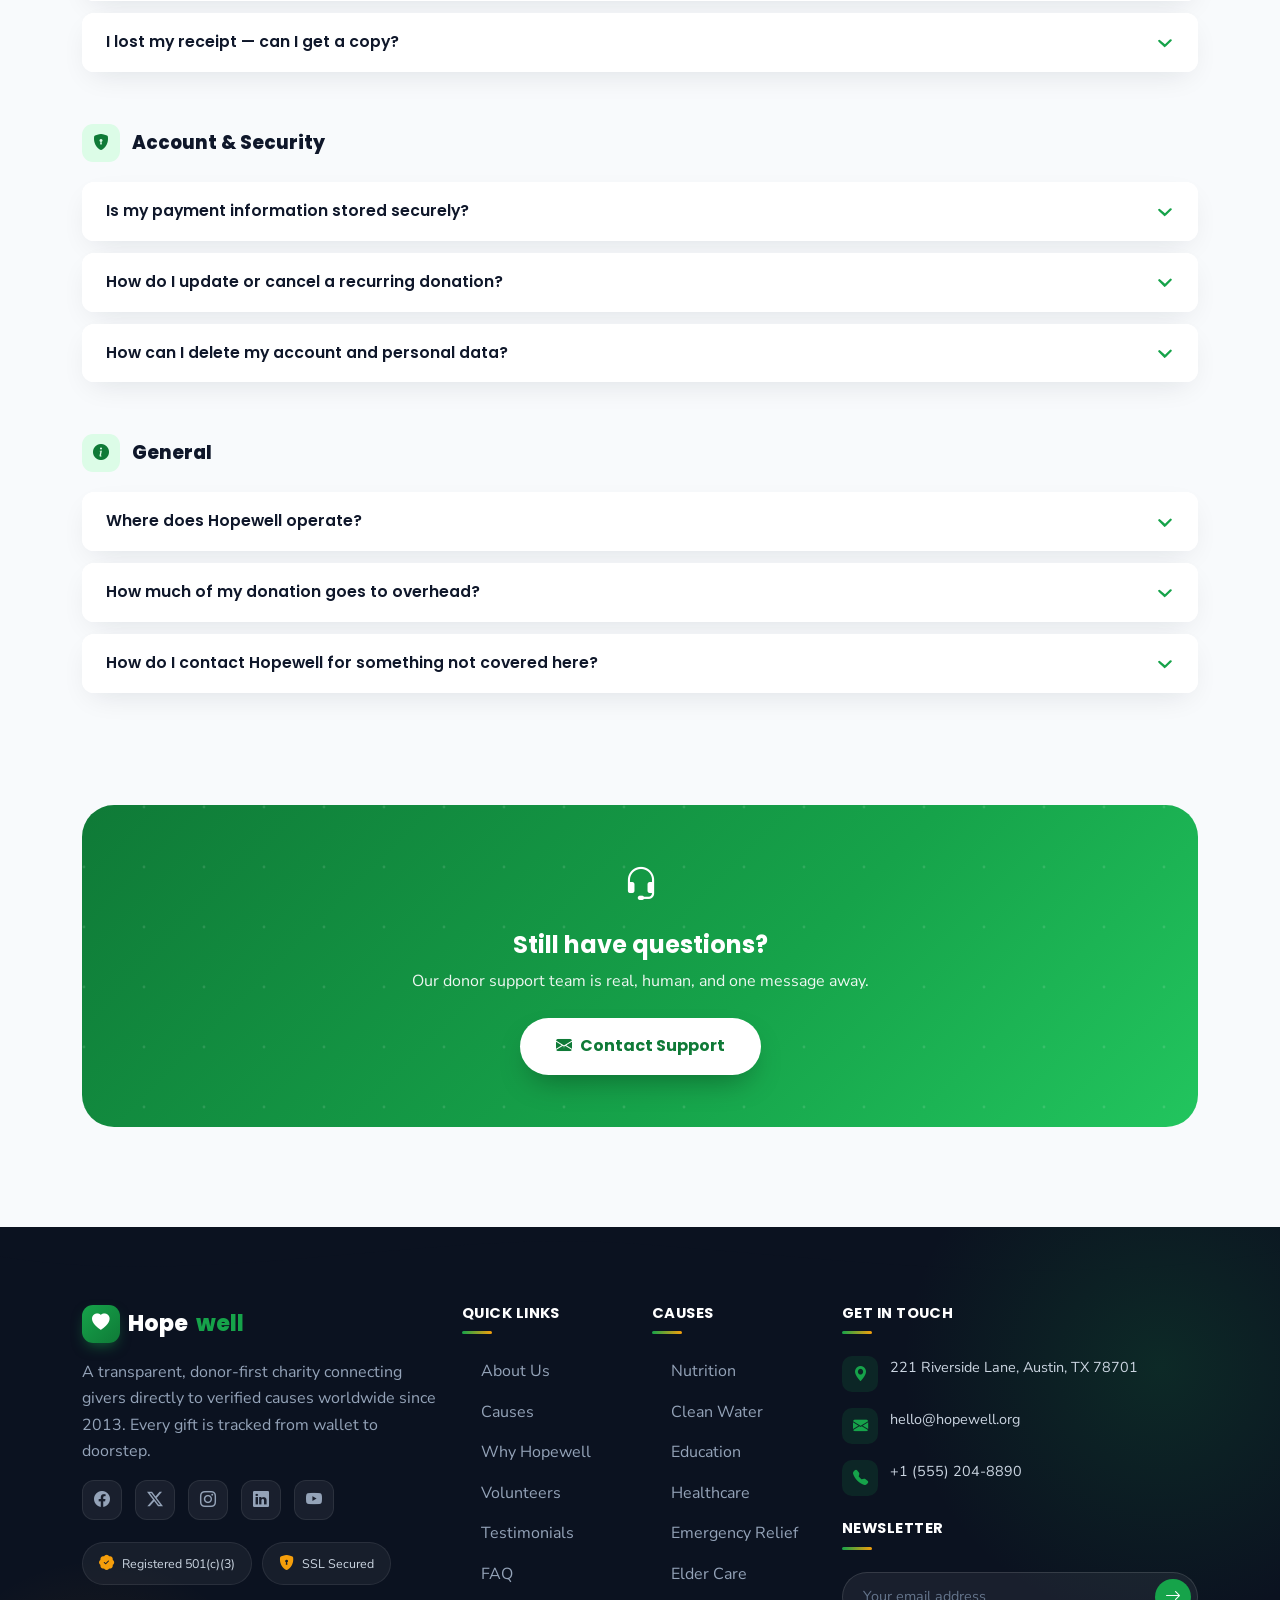
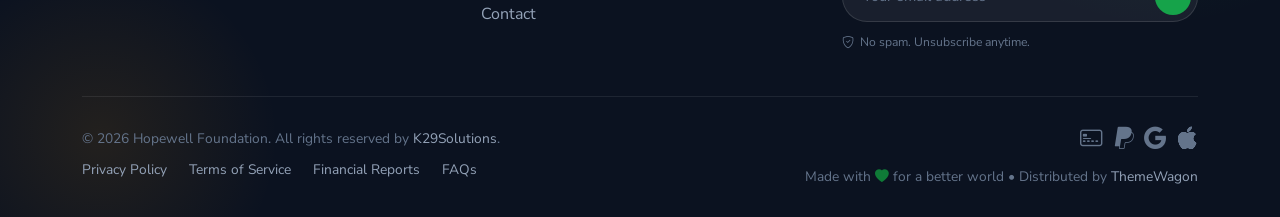
<file: faq.html>
<!DOCTYPE html>
<html lang="en">
<head>
<meta charset="UTF-8">
<meta name="viewport" content="width=device-width, initial-scale=1.0">
<title>FAQ &mdash; Hopewell</title>
<meta name="description" content="Answers about donating, volunteering, tax receipts, and account security at Hopewell.">
<!-- Google Fonts -->

<link rel="preconnect" href="https://fonts.googleapis.com">
<link rel="preconnect" href="https://fonts.gstatic.com" crossorigin>
<link href="https://fonts.googleapis.com/css2?family=Poppins:wght@400;500;600;700;800&family=Nunito+Sans:wght@400;500;600;700&display=swap" rel="stylesheet">

<!-- Bootstrap -->
<link href="assets/bootstrap.min.css" rel="stylesheet">
<!-- Bootstrap Icons -->
<link rel="stylesheet" href="https://cdn.jsdelivr.net/npm/bootstrap-icons@1.11.3/font/bootstrap-icons.css">
<!-- AOS -->
<link href="https://unpkg.com/aos@2.3.1/dist/aos.css" rel="stylesheet">
<link href="assets/style.css" rel="stylesheet" />
<link rel="icon" type="image/x-icon" href="assets/hand-heart.png">

</head>
<body>
<!-- ============================================
     PRELOADER
============================================ -->
<div id="preloader" aria-hidden="true">
  <div class="preload-ring"><i class="bi bi-heart-fill preload-heart"></i></div>
  <div class="preload-text">LOADING HOPE&hellip;</div>
</div>
<nav class="navbar navbar-expand-lg navbar-hw" id="mainNav">
  <div class="container">
    <a class="hw-logo" href="index.html">
      <span class="hw-logo-mark"><i class="bi bi-heart-fill"></i></span>
      Hope<span class="dot">well</span>
    </a>
    <button class="navbar-toggler border-0" type="button" data-bs-toggle="collapse" data-bs-target="#navMenu" aria-label="Toggle navigation">
      <i class="bi bi-list fs-2"></i>
    </button>
    <div class="collapse navbar-collapse" id="navMenu">
      <ul class="navbar-nav nav-hw mx-auto mt-3 mt-lg-0">
        <li class="nav-item"><a class="nav-link" href="index.html">Home</a></li>
        <li class="nav-item"><a class="nav-link" href="index.html#about">About</a></li>
        <li class="nav-item"><a class="nav-link" href="index.html#causes">Causes</a></li>
        <li class="nav-item"><a class="nav-link" href="index.html#volunteers">Volunteers</a></li>
        <li class="nav-item"><a class="nav-link" href="index.html#testimonials">Testimonials</a></li>
        <li class="nav-item"><a class="nav-link" href="index.html#contact">Contact</a></li>
      </ul>
      <a href="index.html#causes" class="btn-hw-primary d-none d-lg-inline-flex">Donate Now <i class="bi bi-arrow-right"></i></a>
    </div>
  </div>
</nav>

<!-- ============================================
     PAGE HEADER
============================================ -->
<header class="policy-hero" id="home">
  <div class="hero-glow"></div>
  <div class="container position-relative text-center" data-aos="fade-up">
    <span class="eyebrow"><i class="bi bi-question-circle-fill"></i> Help Center</span>
    <h1 class="hero-title mt-3 mx-auto" style="font-size:clamp(2rem,4vw,2.9rem);max-width:700px;">Frequently Asked Questions</h1>
    <p class="hero-lead mt-3 mx-auto text-center">Answers about donating, volunteering, tax receipts, and how Hopewell keeps your giving safe and transparent.</p>

    <div class="faq-search mt-4" data-aos="fade-up" data-aos-delay="100">
      <i class="bi bi-search"></i>
      <input type="text" id="faqSearch" placeholder="Search questions, e.g. 'tax receipt' or 'recurring donation'" aria-label="Search FAQs">
      <button class="clear-btn" id="faqClear" type="button" aria-label="Clear search"><i class="bi bi-x-lg"></i></button>
    </div>
  </div>
</header>

<!-- ============================================
     CATEGORY FILTER
============================================ -->
<section class="pb-0" style="padding-top:20px;">
  <div class="container">
    <div class="faq-cats" data-aos="fade-up">
      <button class="faq-cat-btn active" data-cat="all" type="button"><i class="bi bi-grid-fill"></i>All</button>
      <button class="faq-cat-btn" data-cat="donations" type="button"><i class="bi bi-heart-fill"></i>Donations</button>
      <button class="faq-cat-btn" data-cat="volunteering" type="button"><i class="bi bi-people-fill"></i>Volunteering</button>
      <button class="faq-cat-btn" data-cat="tax" type="button"><i class="bi bi-file-earmark-text-fill"></i>Tax &amp; Receipts</button>
      <button class="faq-cat-btn" data-cat="account" type="button"><i class="bi bi-shield-lock-fill"></i>Account &amp; Security</button>
      <button class="faq-cat-btn" data-cat="general" type="button"><i class="bi bi-info-circle-fill"></i>General</button>
    </div>
  </div>
</section>

<!-- ============================================
     FAQ CONTENT
============================================ -->
<section class="section-pad">
  <div class="container">

    <!-- DONATIONS -->
    <div class="faq-group" data-group="donations">
      <div class="faq-group-title"><span class="gi"><i class="bi bi-heart-fill"></i></span>Donations</div>
      <div class="accordion faq-accordion" id="accDonations">

        <div class="faq-item" data-cat="donations" data-aos="fade-up">
          <div class="accordion-item">
            <h2 class="accordion-header">
              <button class="accordion-button collapsed" type="button" data-bs-toggle="collapse" data-bs-target="#q1">
                How do I know my donation actually reaches the cause?
              </button>
            </h2>
            <div id="q1" class="accordion-collapse collapse" data-bs-parent="#accDonations">
              <div class="accordion-body">Every campaign on Hopewell is run through a verified NGO partner that reports disbursements weekly. You can track your specific donation's progress from your donor dashboard, and every campaign page shows real-time raised vs. goal totals.</div>
            </div>
          </div>
        </div>

        <div class="faq-item" data-cat="donations" data-aos="fade-up">
          <div class="accordion-item">
            <h2 class="accordion-header">
              <button class="accordion-button collapsed" type="button" data-bs-toggle="collapse" data-bs-target="#q2">
                Can I set up a recurring monthly donation?
              </button>
            </h2>
            <div id="q2" class="accordion-collapse collapse" data-bs-parent="#accDonations">
              <div class="accordion-body">Yes. During checkout, select "Monthly" instead of "One-time" and your card will be charged automatically each month. You can pause, change the amount, or cancel anytime from your donor account.</div>
            </div>
          </div>
        </div>

        <div class="faq-item" data-cat="donations" data-aos="fade-up">
          <div class="accordion-item">
            <h2 class="accordion-header">
              <button class="accordion-button collapsed" type="button" data-bs-toggle="collapse" data-bs-target="#q3">
                What payment methods do you accept?
              </button>
            </h2>
            <div id="q3" class="accordion-collapse collapse" data-bs-parent="#accDonations">
              <div class="accordion-body">We accept all major credit and debit cards, PayPal, Google Pay, and Apple Pay. All transactions are processed through PCI-DSS-compliant, encrypted payment gateways.</div>
            </div>
          </div>
        </div>

        <div class="faq-item" data-cat="donations" data-aos="fade-up">
          <div class="accordion-item">
            <h2 class="accordion-header">
              <button class="accordion-button collapsed" type="button" data-bs-toggle="collapse" data-bs-target="#q4">
                Is there a minimum donation amount?
              </button>
            </h2>
            <div id="q4" class="accordion-collapse collapse" data-bs-parent="#accDonations">
              <div class="accordion-body">No minimum &mdash; every contribution helps, no matter the size. Some campaigns suggest preset amounts, but you're always free to enter a custom figure.</div>
            </div>
          </div>
        </div>

        <div class="faq-item" data-cat="donations" data-aos="fade-up">
          <div class="accordion-item">
            <h2 class="accordion-header">
              <button class="accordion-button collapsed" type="button" data-bs-toggle="collapse" data-bs-target="#q5">
                Can I donate on behalf of someone else, or in memory of a loved one?
              </button>
            </h2>
            <div id="q5" class="accordion-collapse collapse" data-bs-parent="#accDonations">
              <div class="accordion-body">Absolutely. During checkout you can dedicate your gift to someone and optionally send them (or their family) a notification card via email.</div>
            </div>
          </div>
        </div>

      </div>
    </div>

    <!-- VOLUNTEERING -->
    <div class="faq-group" data-group="volunteering">
      <div class="faq-group-title"><span class="gi"><i class="bi bi-people-fill"></i></span>Volunteering</div>
      <div class="accordion faq-accordion" id="accVolunteering">

        <div class="faq-item" data-cat="volunteering" data-aos="fade-up">
          <div class="accordion-item">
            <h2 class="accordion-header">
              <button class="accordion-button collapsed" type="button" data-bs-toggle="collapse" data-bs-target="#q6">
                How do I apply to become a volunteer?
              </button>
            </h2>
            <div id="q6" class="accordion-collapse collapse" data-bs-parent="#accVolunteering">
              <div class="accordion-body">Head to our Volunteers section and submit the interest form. Our team reviews applications weekly and will reach out with next steps, including any required orientation or background screening.</div>
            </div>
          </div>
        </div>

        <div class="faq-item" data-cat="volunteering" data-aos="fade-up">
          <div class="accordion-item">
            <h2 class="accordion-header">
              <button class="accordion-button collapsed" type="button" data-bs-toggle="collapse" data-bs-target="#q7">
                Do you offer remote or virtual volunteering opportunities?
              </button>
            </h2>
            <div id="q7" class="accordion-collapse collapse" data-bs-parent="#accVolunteering">
              <div class="accordion-body">Yes &mdash; roles like translation, grant writing, social media support, and virtual tutoring are available remotely. Field-based roles (medical outreach, logistics) require on-site presence.</div>
            </div>
          </div>
        </div>

        <div class="faq-item" data-cat="volunteering" data-aos="fade-up">
          <div class="accordion-item">
            <h2 class="accordion-header">
              <button class="accordion-button collapsed" type="button" data-bs-toggle="collapse" data-bs-target="#q8">
                Is there a minimum time commitment?
              </button>
            </h2>
            <div id="q8" class="accordion-collapse collapse" data-bs-parent="#accVolunteering">
              <div class="accordion-body">Most roles ask for at least 3 months of consistent involvement so training investments pay off, though one-off event volunteering is available seasonally.</div>
            </div>
          </div>
        </div>

      </div>
    </div>

    <!-- TAX & RECEIPTS -->
    <div class="faq-group" data-group="tax">
      <div class="faq-group-title"><span class="gi"><i class="bi bi-file-earmark-text-fill"></i></span>Tax &amp; Receipts</div>
      <div class="accordion faq-accordion" id="accTax">

        <div class="faq-item" data-cat="tax" data-aos="fade-up">
          <div class="accordion-item">
            <h2 class="accordion-header">
              <button class="accordion-button collapsed" type="button" data-bs-toggle="collapse" data-bs-target="#q9">
                Is my donation tax-deductible?
              </button>
            </h2>
            <div id="q9" class="accordion-collapse collapse" data-bs-parent="#accTax">
              <div class="accordion-body">Hopewell is a registered 501(c)(3) nonprofit, so donations are generally tax-deductible to the extent allowed by law. Please consult a tax professional for guidance specific to your situation.</div>
            </div>
          </div>
        </div>

        <div class="faq-item" data-cat="tax" data-aos="fade-up">
          <div class="accordion-item">
            <h2 class="accordion-header">
              <button class="accordion-button collapsed" type="button" data-bs-toggle="collapse" data-bs-target="#q10">
                When will I receive my donation receipt?
              </button>
            </h2>
            <div id="q10" class="accordion-collapse collapse" data-bs-parent="#accTax">
              <div class="accordion-body">An electronic receipt is emailed to you immediately after your donation is processed. For recurring gifts, you'll also receive an annual summary each January.</div>
            </div>
          </div>
        </div>

        <div class="faq-item" data-cat="tax" data-aos="fade-up">
          <div class="accordion-item">
            <h2 class="accordion-header">
              <button class="accordion-button collapsed" type="button" data-bs-toggle="collapse" data-bs-target="#q11">
                I lost my receipt &mdash; can I get a copy?
              </button>
            </h2>
            <div id="q11" class="accordion-collapse collapse" data-bs-parent="#accTax">
              <div class="accordion-body">Yes, log into your donor account and visit "Donation History" to re-download any past receipt, or contact our support team and we'll resend it.</div>
            </div>
          </div>
        </div>

      </div>
    </div>

    <!-- ACCOUNT & SECURITY -->
    <div class="faq-group" data-group="account">
      <div class="faq-group-title"><span class="gi"><i class="bi bi-shield-lock-fill"></i></span>Account &amp; Security</div>
      <div class="accordion faq-accordion" id="accSecurity">

        <div class="faq-item" data-cat="account" data-aos="fade-up">
          <div class="accordion-item">
            <h2 class="accordion-header">
              <button class="accordion-button collapsed" type="button" data-bs-toggle="collapse" data-bs-target="#q12">
                Is my payment information stored securely?
              </button>
            </h2>
            <div id="q12" class="accordion-collapse collapse" data-bs-parent="#accSecurity">
              <div class="accordion-body">Yes. We never store full card numbers on our servers &mdash; all payments are handled by PCI-DSS-compliant processors with bank-grade encryption in transit and at rest.</div>
            </div>
          </div>
        </div>

        <div class="faq-item" data-cat="account" data-aos="fade-up">
          <div class="accordion-item">
            <h2 class="accordion-header">
              <button class="accordion-button collapsed" type="button" data-bs-toggle="collapse" data-bs-target="#q13">
                How do I update or cancel a recurring donation?
              </button>
            </h2>
            <div id="q13" class="accordion-collapse collapse" data-bs-parent="#accSecurity">
              <div class="accordion-body">Log into your donor account, go to "Recurring Donations," and adjust the amount, frequency, or cancel entirely &mdash; changes take effect on your next billing cycle.</div>
            </div>
          </div>
        </div>

        <div class="faq-item" data-cat="account" data-aos="fade-up">
          <div class="accordion-item">
            <h2 class="accordion-header">
              <button class="accordion-button collapsed" type="button" data-bs-toggle="collapse" data-bs-target="#q14">
                How can I delete my account and personal data?
              </button>
            </h2>
            <div id="q14" class="accordion-collapse collapse" data-bs-parent="#accSecurity">
              <div class="accordion-body">Contact us at hello@hopewell.org with your request. We'll process deletion in line with our Privacy Policy, subject to any records we're legally required to retain for tax purposes.</div>
            </div>
          </div>
        </div>

      </div>
    </div>

    <!-- GENERAL -->
    <div class="faq-group mb-0" data-group="general">
      <div class="faq-group-title"><span class="gi"><i class="bi bi-info-circle-fill"></i></span>General</div>
      <div class="accordion faq-accordion" id="accGeneral">

        <div class="faq-item" data-cat="general" data-aos="fade-up">
          <div class="accordion-item">
            <h2 class="accordion-header">
              <button class="accordion-button collapsed" type="button" data-bs-toggle="collapse" data-bs-target="#q15">
                Where does Hopewell operate?
              </button>
            </h2>
            <div id="q15" class="accordion-collapse collapse" data-bs-parent="#accGeneral">
              <div class="accordion-body">Hopewell partners with local, verified NGOs across 40 countries, covering nutrition, clean water, education, healthcare, and emergency relief programs.</div>
            </div>
          </div>
        </div>

        <div class="faq-item" data-cat="general" data-aos="fade-up">
          <div class="accordion-item">
            <h2 class="accordion-header">
              <button class="accordion-button collapsed" type="button" data-bs-toggle="collapse" data-bs-target="#q16">
                How much of my donation goes to overhead?
              </button>
            </h2>
            <div id="q16" class="accordion-collapse collapse" data-bs-parent="#accGeneral">
              <div class="accordion-body">84% of every dollar goes directly to program services, 9% to fundraising, and 7% to administration &mdash; see our <a href="financial-reports.html">Financial Reports</a> page for the full audited breakdown.</div>
            </div>
          </div>
        </div>

        <div class="faq-item" data-cat="general" data-aos="fade-up">
          <div class="accordion-item">
            <h2 class="accordion-header">
              <button class="accordion-button collapsed" type="button" data-bs-toggle="collapse" data-bs-target="#q17">
                How do I contact Hopewell for something not covered here?
              </button>
            </h2>
            <div id="q17" class="accordion-collapse collapse" data-bs-parent="#accGeneral">
              <div class="accordion-body">Reach our support team anytime at hello@hopewell.org or +1 (555) 204-8890, or use the contact form on our homepage &mdash; we typically respond within one business day.</div>
            </div>
          </div>
        </div>

      </div>
    </div>

    <div class="faq-empty" id="faqEmpty">
      <i class="bi bi-search"></i>
      <div class="fw-bold font-display">No matching questions</div>
      <div class="small">Try a different search term, or browse all categories above.</div>
    </div>

  </div>
</section>

<!-- ============================================
     SUPPORT CTA
============================================ -->
<section class="section-pad pt-0">
  <div class="container">
    <div class="faq-cta" data-aos="zoom-in">
      <div class="content">
        <i class="bi bi-headset" style="font-size:2.2rem;"></i>
        <h3 class="font-display fw-bold mt-3 mb-2" style="font-size:1.5rem;">Still have questions?</h3>
        <p class="mb-4" style="opacity:.92;">Our donor support team is real, human, and one message away.</p>
        <a href="index.html#contact" class="btn-cta" style="display:inline-flex;align-items:center;gap:8px;"><i class="bi bi-envelope-fill"></i> Contact Support</a>
      </div>
    </div>
  </div>
</section>

<!-- ============================================
     MOBILE STICKY DONATE BAR
============================================ -->
<div class="mobile-donate-bar">
  <a href="index.html#causes" class="btn-hw-primary">Donate Now <i class="bi bi-heart-fill"></i></a>
</div>

<!-- ============================================
     SCROLL TO TOP
============================================ -->
<div id="scrollTop" role="button" aria-label="Scroll to top" tabindex="0">
  <svg viewBox="0 0 52 52"><circle cx="26" cy="26" r="23"></circle><circle class="progress" cx="26" cy="26" r="23"></circle></svg>
  <i class="bi bi-arrow-up"></i>
</div>

<footer class="footer-hw">
  <svg class="footer-wave" viewBox="0 0 1440 70" preserveAspectRatio="none" xmlns="http://www.w3.org/2000/svg" aria-hidden="true">
    <path fill="#0B1220" d="M0,32 C240,70 480,0 720,18 C960,36 1200,70 1440,26 L1440,70 L0,70 Z"></path>
  </svg>
  <span class="footer-glow"></span>
  <span class="footer-glow-2"></span>
  <div class="container footer-top">
    <div class="row g-4">
      <div class="col-lg-4 col-md-6">
        <a class="hw-logo text-white" href="index.html">
          <span class="hw-logo-mark"><i class="bi bi-heart-fill"></i></span>
          Hope<span class="dot" style="color:var(--clr-primary);">well</span>
        </a>
        <p class="mt-3">A transparent, donor-first charity connecting givers directly to verified causes worldwide since 2013. Every gift is tracked from wallet to doorstep.</p>
        <div class="footer-social mt-3">
          <a href="#" aria-label="Facebook"><i class="bi bi-facebook"></i></a>
          <a href="#" aria-label="Twitter / X"><i class="bi bi-twitter-x"></i></a>
          <a href="#" aria-label="Instagram"><i class="bi bi-instagram"></i></a>
          <a href="#" aria-label="LinkedIn"><i class="bi bi-linkedin"></i></a>
          <a href="#" aria-label="YouTube"><i class="bi bi-youtube"></i></a>
        </div>
        <div class="footer-badges">
          <span class="footer-badge"><i class="bi bi-patch-check-fill"></i> Registered 501(c)(3)</span>
          <span class="footer-badge"><i class="bi bi-shield-lock-fill"></i> SSL Secured</span>
        </div>
      </div>

      <div class="col-6 col-md-3 col-lg-2">
        <h6>Quick Links</h6>
        <ul>
          <li><a class="footer-link" href="index.html#about"><i class="bi bi-caret-right-fill"></i>About Us</a></li>
          <li><a class="footer-link" href="index.html#causes"><i class="bi bi-caret-right-fill"></i>Causes</a></li>
          <li><a class="footer-link" href="index.html#why"><i class="bi bi-caret-right-fill"></i>Why Hopewell</a></li>
          <li><a class="footer-link" href="index.html#volunteers"><i class="bi bi-caret-right-fill"></i>Volunteers</a></li>
          <li><a class="footer-link" href="index.html#testimonials"><i class="bi bi-caret-right-fill"></i>Testimonials</a></li>
          <li><a class="footer-link" href="faq.html"><i class="bi bi-caret-right-fill"></i>FAQ</a></li>
          <li><a class="footer-link" href="index.html#contact"><i class="bi bi-caret-right-fill"></i>Contact</a></li>
        </ul>
      </div>

      <div class="col-6 col-md-3 col-lg-2">
        <h6>Causes</h6>
        <ul>
          <li><a class="footer-link" href="index.html#causes"><i class="bi bi-caret-right-fill"></i>Nutrition</a></li>
          <li><a class="footer-link" href="index.html#causes"><i class="bi bi-caret-right-fill"></i>Clean Water</a></li>
          <li><a class="footer-link" href="index.html#causes"><i class="bi bi-caret-right-fill"></i>Education</a></li>
          <li><a class="footer-link" href="index.html#causes"><i class="bi bi-caret-right-fill"></i>Healthcare</a></li>
          <li><a class="footer-link" href="index.html#causes"><i class="bi bi-caret-right-fill"></i>Emergency Relief</a></li>
          <li><a class="footer-link" href="index.html#causes"><i class="bi bi-caret-right-fill"></i>Elder Care</a></li>
        </ul>
      </div>

      <div class="col-md-6 col-lg-4">
        <h6>Get In Touch</h6>
        <div class="footer-contact-item">
          <span class="ic"><i class="bi bi-geo-alt-fill"></i></span>
          <span>221 Riverside Lane, Austin, TX 78701</span>
        </div>
        <div class="footer-contact-item">
          <span class="ic"><i class="bi bi-envelope-fill"></i></span>
          <span>hello@hopewell.org</span>
        </div>
        <div class="footer-contact-item">
          <span class="ic"><i class="bi bi-telephone-fill"></i></span>
          <span>+1 (555) 204-8890</span>
        </div>
        <h6 class="mt-4">Newsletter</h6>
        <div class="newsletter-input">
          <input type="email" placeholder="Your email address" aria-label="Email for newsletter">
          <button type="button" aria-label="Subscribe"><i class="bi bi-arrow-right"></i></button>
        </div>
        <div class="newsletter-note"><i class="bi bi-shield-check"></i> No spam. Unsubscribe anytime.</div>
      </div>
    </div>

    <div class="footer-divider"></div>
    <div class="footer-bottom d-flex flex-wrap justify-content-between align-items-center gap-3">
      <div>
        <div>&copy; 2026 Hopewell Foundation. All rights reserved by <a href="https://www.templatemonster.com/authors/k29solutions/" target="_blank" rel="noopener noreferrer">K29Solutions</a>.</div>
        <div class="footer-bottom-links mt-2">
          <a href="privacy-policy.html">Privacy Policy</a>
          <a href="terms-of-service.html">Terms of Service</a>
          <a href="financial-reports.html">Financial Reports</a>
          <a href="faq.html">FAQs</a>
        </div>
      </div>
      <div class="text-md-end">
        <div class="footer-payments justify-content-md-end mb-2">
          <i class="bi bi-credit-card-2-front" title="Cards accepted"></i>
          <i class="bi bi-paypal" title="PayPal accepted"></i>
          <i class="bi bi-google" title="Google Pay accepted"></i>
          <i class="bi bi-apple" title="Apple Pay accepted"></i>
        </div>
        <div>Made with <i class="bi bi-heart-fill text-primary-hw"></i> for a better world &bull; Distributed by <a href="https://www.themewagon.com" target="_blank" rel="noopener noreferrer">ThemeWagon</a></div>
      </div>
    </div>
  </div>
</footer>



<!-- Bootstrap Bundle -->
<script src="assets/bootstrap.bundle.min.js"></script>
<!-- AOS -->
<script src="https://unpkg.com/aos@2.3.1/dist/aos.js"></script>
<script src="assets/script.js"></script>

</body>
</html>
</file>
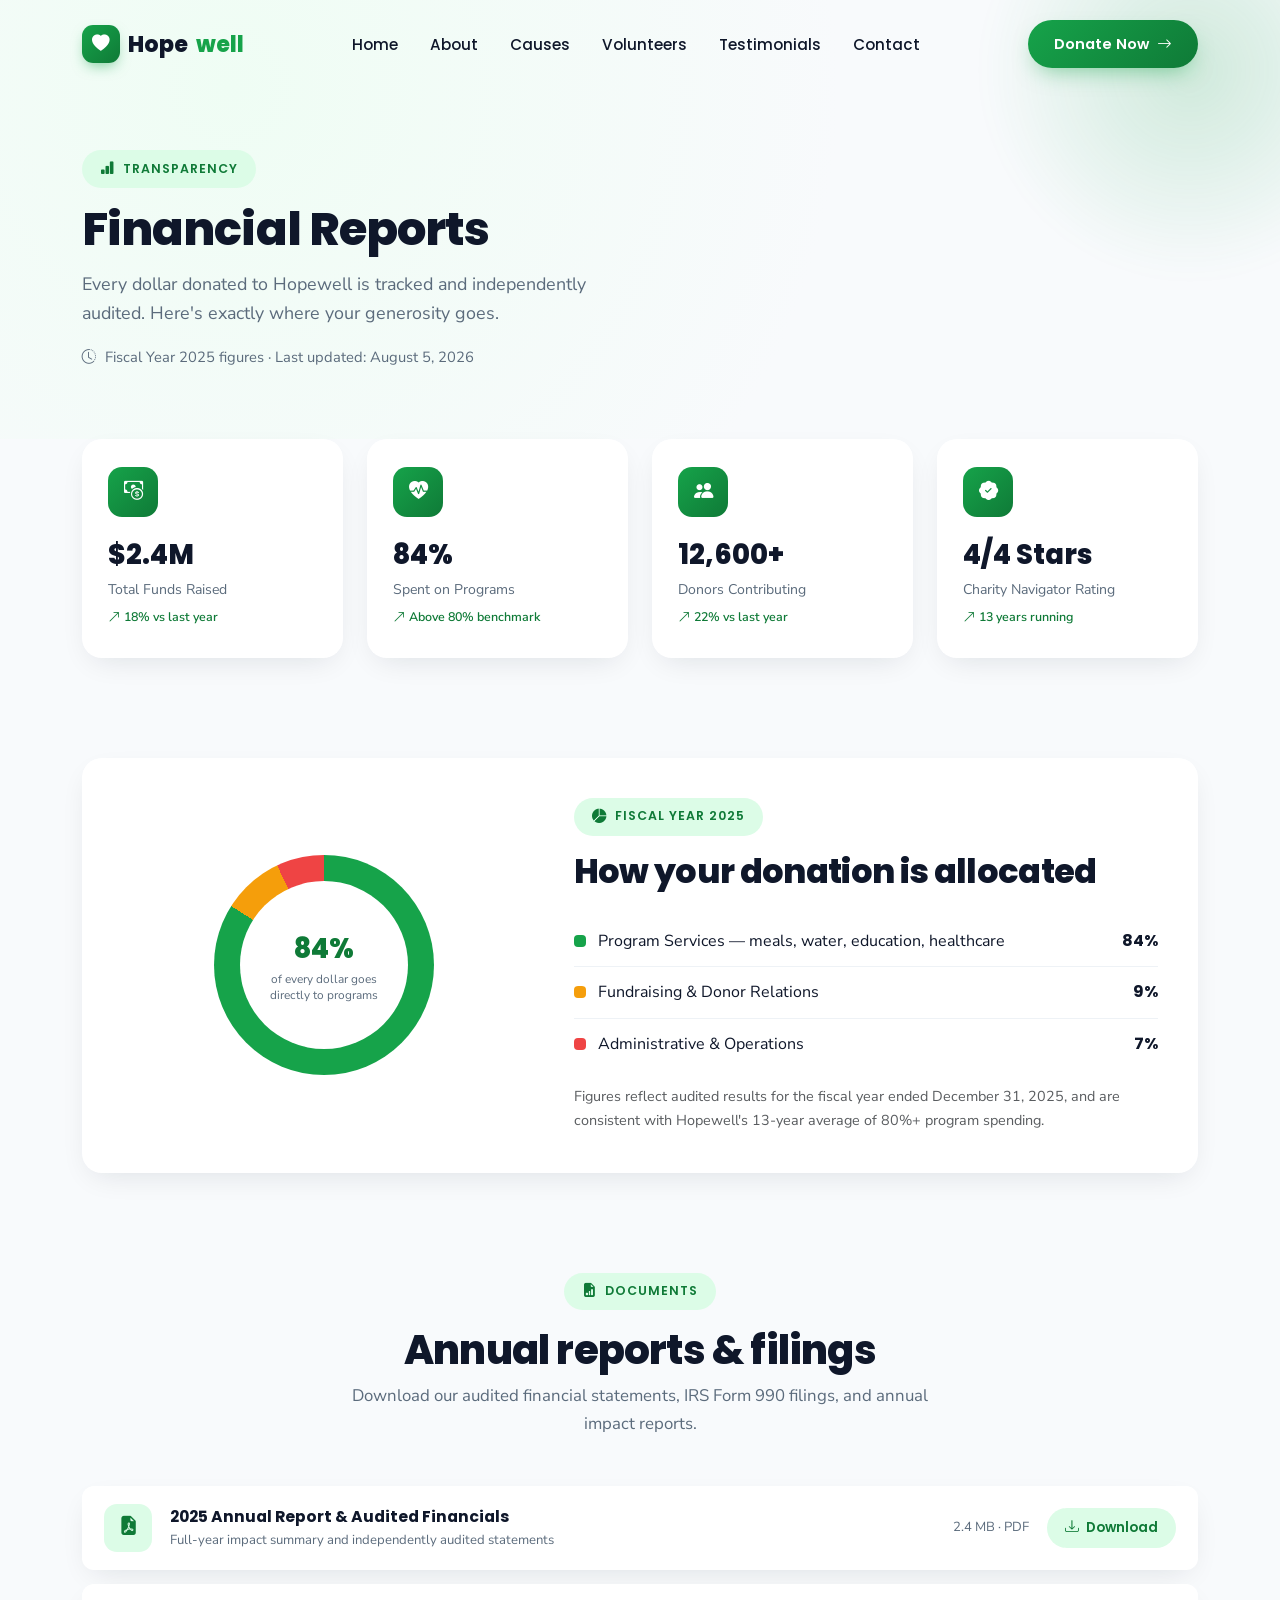
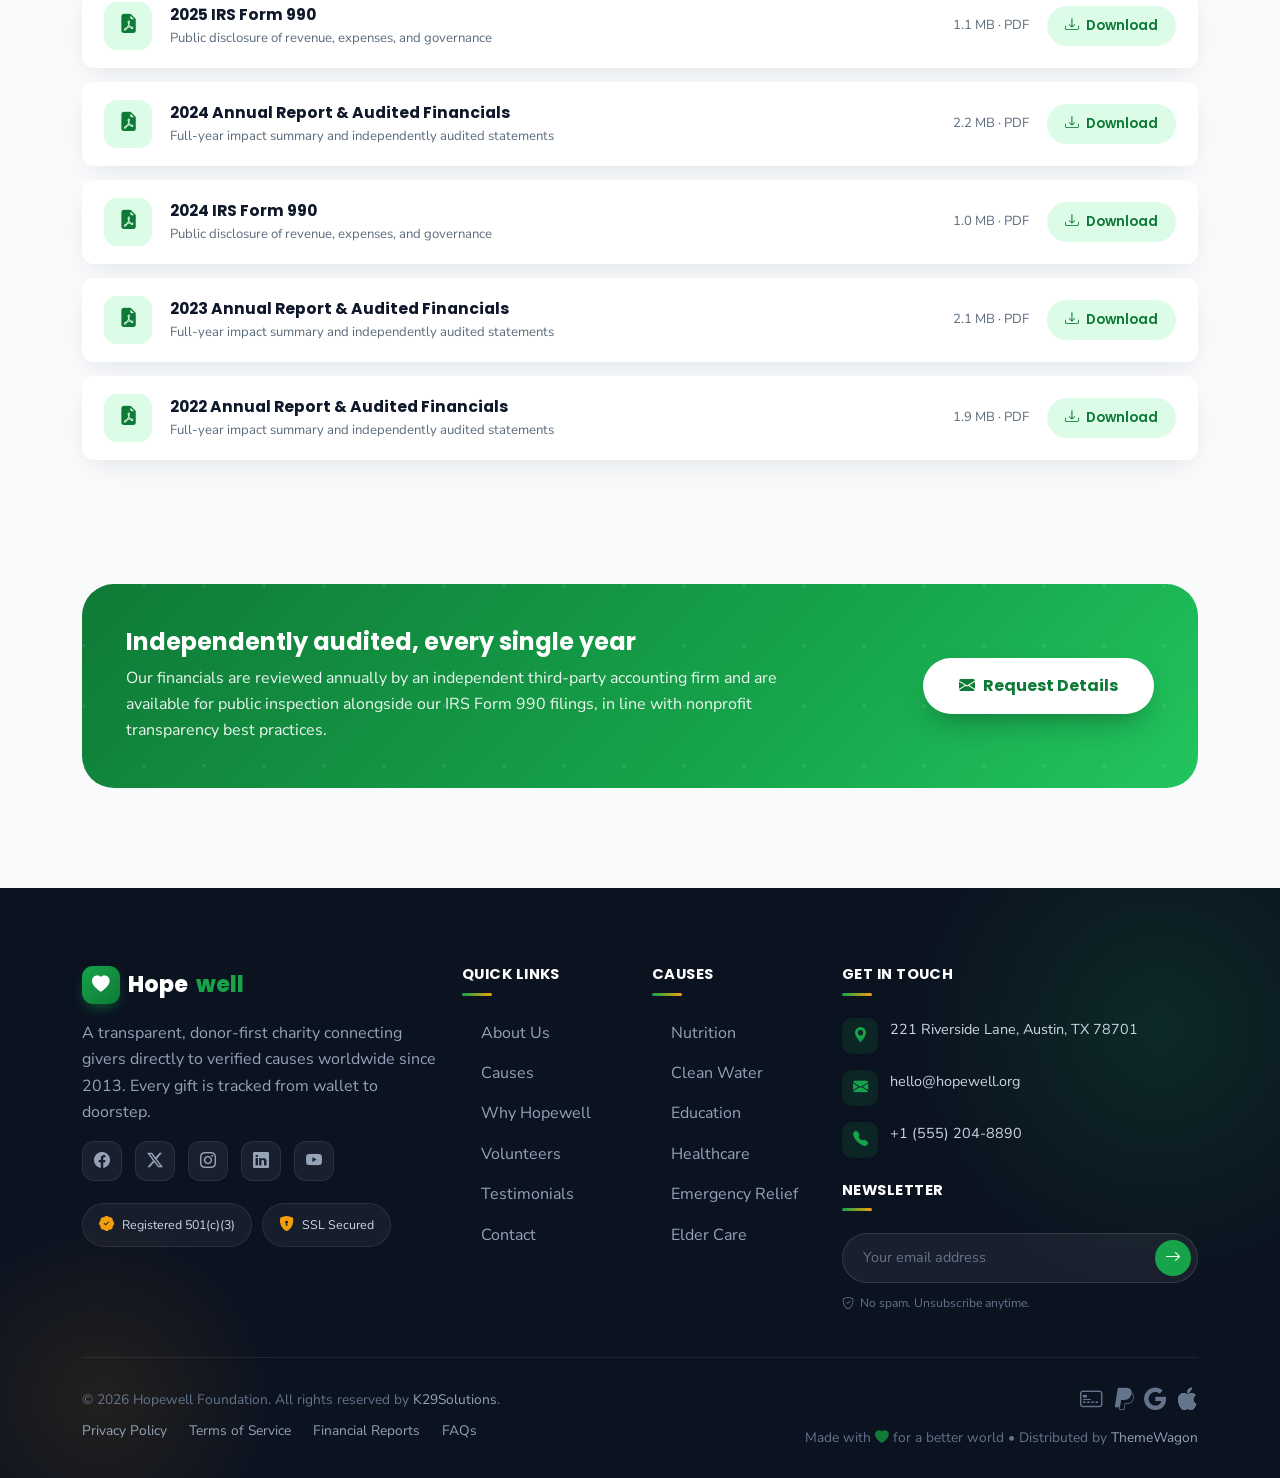
<file: financial-reports.html>
<!DOCTYPE html>
<html lang="en">
<head>
<meta charset="UTF-8">
<meta name="viewport" content="width=device-width, initial-scale=1.0">
<title>Financial Reports &mdash; Hopewell</title>
<meta name="description" content="View Hopewell's audited financial statements, fund allocation breakdown, and annual IRS Form 990 filings.">

<!-- Google Fonts -->
<link rel="preconnect" href="https://fonts.googleapis.com">
<link rel="preconnect" href="https://fonts.gstatic.com" crossorigin>
<link href="https://fonts.googleapis.com/css2?family=Poppins:wght@400;500;600;700;800&family=Nunito+Sans:wght@400;500;600;700&display=swap" rel="stylesheet">

<!-- Bootstrap -->
<link href="assets/bootstrap.min.css" rel="stylesheet">
<!-- Bootstrap Icons -->
<link rel="stylesheet" href="https://cdn.jsdelivr.net/npm/bootstrap-icons@1.11.3/font/bootstrap-icons.css">
<!-- AOS -->
<link href="https://unpkg.com/aos@2.3.1/dist/aos.css" rel="stylesheet">
<link href="assets/style.css" rel="stylesheet" />
<link rel="icon" type="image/x-icon" href="assets/hand-heart.png">


</head>
<body>
<!-- ============================================
     PRELOADER
============================================ -->
<div id="preloader" aria-hidden="true">
  <div class="preload-ring"><i class="bi bi-heart-fill preload-heart"></i></div>
  <div class="preload-text">LOADING HOPE&hellip;</div>
</div>
<nav class="navbar navbar-expand-lg navbar-hw" id="mainNav">
  <div class="container">
    <a class="hw-logo" href="index.html">
      <span class="hw-logo-mark"><i class="bi bi-heart-fill"></i></span>
      Hope<span class="dot">well</span>
    </a>
    <button class="navbar-toggler border-0" type="button" data-bs-toggle="collapse" data-bs-target="#navMenu" aria-label="Toggle navigation">
      <i class="bi bi-list fs-2"></i>
    </button>
    <div class="collapse navbar-collapse" id="navMenu">
      <ul class="navbar-nav nav-hw mx-auto mt-3 mt-lg-0">
        <li class="nav-item"><a class="nav-link" href="index.html">Home</a></li>
        <li class="nav-item"><a class="nav-link" href="index.html#about">About</a></li>
        <li class="nav-item"><a class="nav-link" href="index.html#causes">Causes</a></li>
        <li class="nav-item"><a class="nav-link" href="index.html#volunteers">Volunteers</a></li>
        <li class="nav-item"><a class="nav-link" href="index.html#testimonials">Testimonials</a></li>
        <li class="nav-item"><a class="nav-link" href="index.html#contact">Contact</a></li>
      </ul>
      <a href="index.html#causes" class="btn-hw-primary d-none d-lg-inline-flex">Donate Now <i class="bi bi-arrow-right"></i></a>
    </div>
  </div>
</nav>

<!-- ============================================
     PAGE HEADER
============================================ -->
<header class="policy-hero" id="home">
  <div class="hero-glow"></div>
  <div class="container position-relative" data-aos="fade-up">
    <span class="eyebrow"><i class="bi bi-bar-chart-fill"></i> Transparency</span>
    <h1 class="hero-title mt-3" style="font-size:clamp(2rem,4vw,2.9rem);">Financial Reports</h1>
    <p class="hero-lead mt-3">Every dollar donated to Hopewell is tracked and independently audited. Here's exactly where your generosity goes.</p>
    <div class="policy-updated mt-3"><i class="bi bi-clock-history me-1"></i> Fiscal Year 2025 figures &middot; Last updated: August 5, 2026</div>
  </div>
</header>

<!-- ============================================
     SUMMARY STATS
============================================ -->
<section class="pb-0" style="padding-top:0;">
  <div class="container">
    <div class="row g-4">
      <div class="col-6 col-lg-3" data-aos="fade-up">
        <div class="fin-stat-card">
          <div class="fin-stat-ic"><i class="bi bi-cash-coin"></i></div>
          <div class="fin-stat-val">$2.4M</div>
          <div class="fin-stat-label">Total Funds Raised</div>
          <div class="fin-stat-trend up"><i class="bi bi-arrow-up-right"></i> 18% vs last year</div>
        </div>
      </div>
      <div class="col-6 col-lg-3" data-aos="fade-up" data-aos-delay="80">
        <div class="fin-stat-card">
          <div class="fin-stat-ic"><i class="bi bi-heart-pulse-fill"></i></div>
          <div class="fin-stat-val">84%</div>
          <div class="fin-stat-label">Spent on Programs</div>
          <div class="fin-stat-trend up"><i class="bi bi-arrow-up-right"></i> Above 80% benchmark</div>
        </div>
      </div>
      <div class="col-6 col-lg-3" data-aos="fade-up" data-aos-delay="160">
        <div class="fin-stat-card">
          <div class="fin-stat-ic"><i class="bi bi-people-fill"></i></div>
          <div class="fin-stat-val">12,600+</div>
          <div class="fin-stat-label">Donors Contributing</div>
          <div class="fin-stat-trend up"><i class="bi bi-arrow-up-right"></i> 22% vs last year</div>
        </div>
      </div>
      <div class="col-6 col-lg-3" data-aos="fade-up" data-aos-delay="240">
        <div class="fin-stat-card">
          <div class="fin-stat-ic"><i class="bi bi-patch-check-fill"></i></div>
          <div class="fin-stat-val">4/4 Stars</div>
          <div class="fin-stat-label">Charity Navigator Rating</div>
          <div class="fin-stat-trend up"><i class="bi bi-arrow-up-right"></i> 13 years running</div>
        </div>
      </div>
    </div>
  </div>
</section>

<!-- ============================================
     ALLOCATION BREAKDOWN
============================================ -->
<section class="section-pad">
  <div class="container">
    <div class="allocation-panel" data-aos="fade-up">
      <div class="row align-items-center g-5">
        <div class="col-lg-5 text-center">
          <div class="allocation-ring">
            <div class="allocation-ring-label">
              <span class="big">84%</span>
              <span class="small">of every dollar goes directly to programs</span>
            </div>
          </div>
        </div>
        <div class="col-lg-7">
          <span class="eyebrow"><i class="bi bi-pie-chart-fill"></i> Fiscal Year 2025</span>
          <h2 class="section-title mt-3 mb-4" style="font-size:clamp(1.6rem,2.8vw,2.1rem);">How your donation is allocated</h2>
          <ul class="allocation-legend">
            <li><span class="allocation-dot" style="background:var(--clr-primary);"></span> Program Services &mdash; meals, water, education, healthcare <span class="pct">84%</span></li>
            <li><span class="allocation-dot" style="background:var(--clr-secondary);"></span> Fundraising &amp; Donor Relations <span class="pct">9%</span></li>
            <li><span class="allocation-dot" style="background:var(--clr-accent);"></span> Administrative &amp; Operations <span class="pct">7%</span></li>
          </ul>
          <p class="text-muted mt-3 mb-0" style="font-size:.9rem;">Figures reflect audited results for the fiscal year ended December 31, 2025, and are consistent with Hopewell's 13-year average of 80%+ program spending.</p>
        </div>
      </div>
    </div>
  </div>
</section>

<!-- ============================================
     ANNUAL REPORTS / DOWNLOADS
============================================ -->
<section class="section-pad pt-0" id="reports">
  <div class="container">
    <div class="text-center mx-auto mb-5" style="max-width:640px;" data-aos="fade-up">
      <span class="eyebrow"><i class="bi bi-file-earmark-bar-graph-fill"></i> Documents</span>
      <h2 class="section-title mt-3" style="font-size:clamp(1.8rem,3.2vw,2.5rem);">Annual reports &amp; filings</h2>
      <p class="section-sub mx-auto mt-2">Download our audited financial statements, IRS Form 990 filings, and annual impact reports.</p>
    </div>

    <div data-aos="fade-up">
      <div class="report-row">
        <span class="report-ic"><i class="bi bi-file-earmark-pdf-fill"></i></span>
        <div class="report-meta">
          <div class="report-title">2025 Annual Report &amp; Audited Financials</div>
          <div class="report-sub">Full-year impact summary and independently audited statements</div>
        </div>
        <span class="report-size">2.4 MB &middot; PDF</span>
        <button class="btn-report" type="button" data-report="2025 Annual Report"><i class="bi bi-download"></i> Download</button>
      </div>
      <div class="report-row">
        <span class="report-ic"><i class="bi bi-file-earmark-pdf-fill"></i></span>
        <div class="report-meta">
          <div class="report-title">2025 IRS Form 990</div>
          <div class="report-sub">Public disclosure of revenue, expenses, and governance</div>
        </div>
        <span class="report-size">1.1 MB &middot; PDF</span>
        <button class="btn-report" type="button" data-report="2025 Form 990"><i class="bi bi-download"></i> Download</button>
      </div>
      <div class="report-row">
        <span class="report-ic"><i class="bi bi-file-earmark-pdf-fill"></i></span>
        <div class="report-meta">
          <div class="report-title">2024 Annual Report &amp; Audited Financials</div>
          <div class="report-sub">Full-year impact summary and independently audited statements</div>
        </div>
        <span class="report-size">2.2 MB &middot; PDF</span>
        <button class="btn-report" type="button" data-report="2024 Annual Report"><i class="bi bi-download"></i> Download</button>
      </div>
      <div class="report-row">
        <span class="report-ic"><i class="bi bi-file-earmark-pdf-fill"></i></span>
        <div class="report-meta">
          <div class="report-title">2024 IRS Form 990</div>
          <div class="report-sub">Public disclosure of revenue, expenses, and governance</div>
        </div>
        <span class="report-size">1.0 MB &middot; PDF</span>
        <button class="btn-report" type="button" data-report="2024 Form 990"><i class="bi bi-download"></i> Download</button>
      </div>
      <div class="report-row">
        <span class="report-ic"><i class="bi bi-file-earmark-pdf-fill"></i></span>
        <div class="report-meta">
          <div class="report-title">2023 Annual Report &amp; Audited Financials</div>
          <div class="report-sub">Full-year impact summary and independently audited statements</div>
        </div>
        <span class="report-size">2.1 MB &middot; PDF</span>
        <button class="btn-report" type="button" data-report="2023 Annual Report"><i class="bi bi-download"></i> Download</button>
      </div>
      <div class="report-row mb-0">
        <span class="report-ic"><i class="bi bi-file-earmark-pdf-fill"></i></span>
        <div class="report-meta">
          <div class="report-title">2022 Annual Report &amp; Audited Financials</div>
          <div class="report-sub">Full-year impact summary and independently audited statements</div>
        </div>
        <span class="report-size">1.9 MB &middot; PDF</span>
        <button class="btn-report" type="button" data-report="2022 Annual Report"><i class="bi bi-download"></i> Download</button>
      </div>
    </div>
    <div id="reportStatus" class="text-center mt-4" role="status" aria-live="polite"></div>
  </div>
</section>

<!-- ============================================
     AUDIT / TRUST STRIP
============================================ -->
<section class="section-pad pt-0">
  <div class="container">
    <div class="audit-strip" data-aos="zoom-in">
      <div class="content row align-items-center g-4">
        <div class="col-lg-8">
          <h3 class="font-display fw-bold mb-2" style="font-size:1.5rem;">Independently audited, every single year</h3>
          <p class="mb-0" style="opacity:.92;">Our financials are reviewed annually by an independent third-party accounting firm and are available for public inspection alongside our IRS Form 990 filings, in line with nonprofit transparency best practices.</p>
        </div>
        <div class="col-lg-4 text-lg-end">
          <a href="index.html#contact" class="btn-cta" style="display:inline-flex;align-items:center;gap:8px;"><i class="bi bi-envelope-fill"></i> Request Details</a>
        </div>
      </div>
    </div>
  </div>
</section>

<!-- ============================================
     MOBILE STICKY DONATE BAR
============================================ -->
<div class="mobile-donate-bar">
  <a href="index.html#causes" class="btn-hw-primary">Donate Now <i class="bi bi-heart-fill"></i></a>
</div>

<!-- ============================================
     SCROLL TO TOP
============================================ -->
<div id="scrollTop" role="button" aria-label="Scroll to top" tabindex="0">
  <svg viewBox="0 0 52 52"><circle cx="26" cy="26" r="23"></circle><circle class="progress" cx="26" cy="26" r="23"></circle></svg>
  <i class="bi bi-arrow-up"></i>
</div>

<footer class="footer-hw">
  <svg class="footer-wave" viewBox="0 0 1440 70" preserveAspectRatio="none" xmlns="http://www.w3.org/2000/svg" aria-hidden="true">
    <path fill="#0B1220" d="M0,32 C240,70 480,0 720,18 C960,36 1200,70 1440,26 L1440,70 L0,70 Z"></path>
  </svg>
  <span class="footer-glow"></span>
  <span class="footer-glow-2"></span>
  <div class="container footer-top">
    <div class="row g-4">
      <div class="col-lg-4 col-md-6">
        <a class="hw-logo text-white" href="index.html">
          <span class="hw-logo-mark"><i class="bi bi-heart-fill"></i></span>
          Hope<span class="dot" style="color:var(--clr-primary);">well</span>
        </a>
        <p class="mt-3">A transparent, donor-first charity connecting givers directly to verified causes worldwide since 2013. Every gift is tracked from wallet to doorstep.</p>
        <div class="footer-social mt-3">
          <a href="#" aria-label="Facebook"><i class="bi bi-facebook"></i></a>
          <a href="#" aria-label="Twitter / X"><i class="bi bi-twitter-x"></i></a>
          <a href="#" aria-label="Instagram"><i class="bi bi-instagram"></i></a>
          <a href="#" aria-label="LinkedIn"><i class="bi bi-linkedin"></i></a>
          <a href="#" aria-label="YouTube"><i class="bi bi-youtube"></i></a>
        </div>
        <div class="footer-badges">
          <span class="footer-badge"><i class="bi bi-patch-check-fill"></i> Registered 501(c)(3)</span>
          <span class="footer-badge"><i class="bi bi-shield-lock-fill"></i> SSL Secured</span>
        </div>
      </div>

      <div class="col-6 col-md-3 col-lg-2">
        <h6>Quick Links</h6>
        <ul>
          <li><a class="footer-link" href="index.html#about"><i class="bi bi-caret-right-fill"></i>About Us</a></li>
          <li><a class="footer-link" href="index.html#causes"><i class="bi bi-caret-right-fill"></i>Causes</a></li>
          <li><a class="footer-link" href="index.html#why"><i class="bi bi-caret-right-fill"></i>Why Hopewell</a></li>
          <li><a class="footer-link" href="index.html#volunteers"><i class="bi bi-caret-right-fill"></i>Volunteers</a></li>
          <li><a class="footer-link" href="index.html#testimonials"><i class="bi bi-caret-right-fill"></i>Testimonials</a></li>
          <li><a class="footer-link" href="index.html#contact"><i class="bi bi-caret-right-fill"></i>Contact</a></li>
        </ul>
      </div>

      <div class="col-6 col-md-3 col-lg-2">
        <h6>Causes</h6>
        <ul>
          <li><a class="footer-link" href="index.html#causes"><i class="bi bi-caret-right-fill"></i>Nutrition</a></li>
          <li><a class="footer-link" href="index.html#causes"><i class="bi bi-caret-right-fill"></i>Clean Water</a></li>
          <li><a class="footer-link" href="index.html#causes"><i class="bi bi-caret-right-fill"></i>Education</a></li>
          <li><a class="footer-link" href="index.html#causes"><i class="bi bi-caret-right-fill"></i>Healthcare</a></li>
          <li><a class="footer-link" href="index.html#causes"><i class="bi bi-caret-right-fill"></i>Emergency Relief</a></li>
          <li><a class="footer-link" href="index.html#causes"><i class="bi bi-caret-right-fill"></i>Elder Care</a></li>
        </ul>
      </div>

      <div class="col-md-6 col-lg-4">
        <h6>Get In Touch</h6>
        <div class="footer-contact-item">
          <span class="ic"><i class="bi bi-geo-alt-fill"></i></span>
          <span>221 Riverside Lane, Austin, TX 78701</span>
        </div>
        <div class="footer-contact-item">
          <span class="ic"><i class="bi bi-envelope-fill"></i></span>
          <span>hello@hopewell.org</span>
        </div>
        <div class="footer-contact-item">
          <span class="ic"><i class="bi bi-telephone-fill"></i></span>
          <span>+1 (555) 204-8890</span>
        </div>
        <h6 class="mt-4">Newsletter</h6>
        <div class="newsletter-input">
          <input type="email" placeholder="Your email address" aria-label="Email for newsletter">
          <button type="button" aria-label="Subscribe"><i class="bi bi-arrow-right"></i></button>
        </div>
        <div class="newsletter-note"><i class="bi bi-shield-check"></i> No spam. Unsubscribe anytime.</div>
      </div>
    </div>

    <div class="footer-divider"></div>
    <div class="footer-bottom d-flex flex-wrap justify-content-between align-items-center gap-3">
      <div>
        <div>&copy; 2026 Hopewell Foundation. All rights reserved by <a href="https://www.templatemonster.com/authors/k29solutions/" target="_blank" rel="noopener noreferrer">K29Solutions</a>.</div>
        <div class="footer-bottom-links mt-2">
          <a href="privacy-policy.html">Privacy Policy</a>
          <a href="terms-of-service.html">Terms of Service</a>
          <a href="financial-reports.html">Financial Reports</a>
          <a href="faq.html">FAQs</a>
        </div>
      </div>
      <div class="text-md-end">
        <div class="footer-payments justify-content-md-end mb-2">
          <i class="bi bi-credit-card-2-front" title="Cards accepted"></i>
          <i class="bi bi-paypal" title="PayPal accepted"></i>
          <i class="bi bi-google" title="Google Pay accepted"></i>
          <i class="bi bi-apple" title="Apple Pay accepted"></i>
        </div>
        <div>Made with <i class="bi bi-heart-fill text-primary-hw"></i> for a better world &bull; Distributed by <a href="https://www.themewagon.com" target="_blank" rel="noopener noreferrer">ThemeWagon</a></div>
      </div>
    </div>
  </div>
</footer>



<!-- Bootstrap Bundle -->
<script src="assets/bootstrap.bundle.min.js"></script>
<!-- AOS -->
<script src="https://unpkg.com/aos@2.3.1/dist/aos.js"></script>
<script src="assets/script.js"></script>

</body>
</html>
</file>
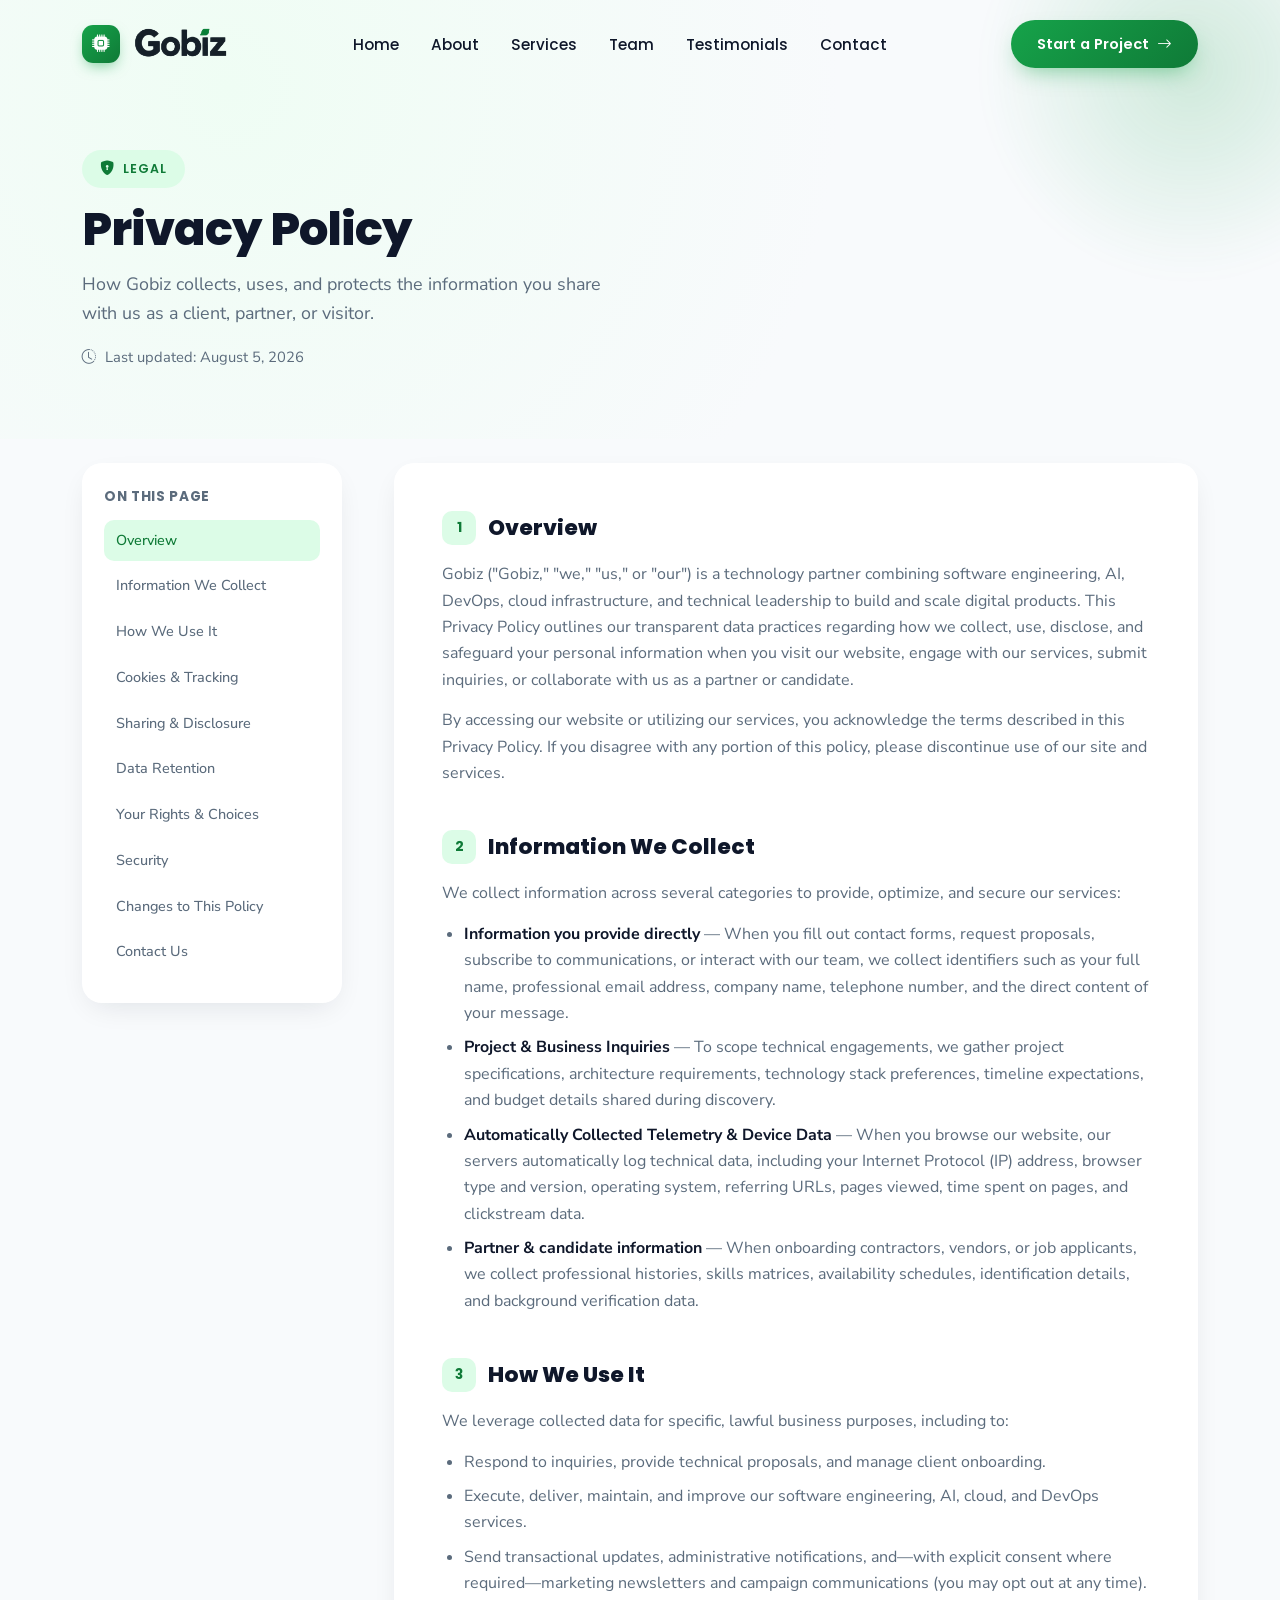
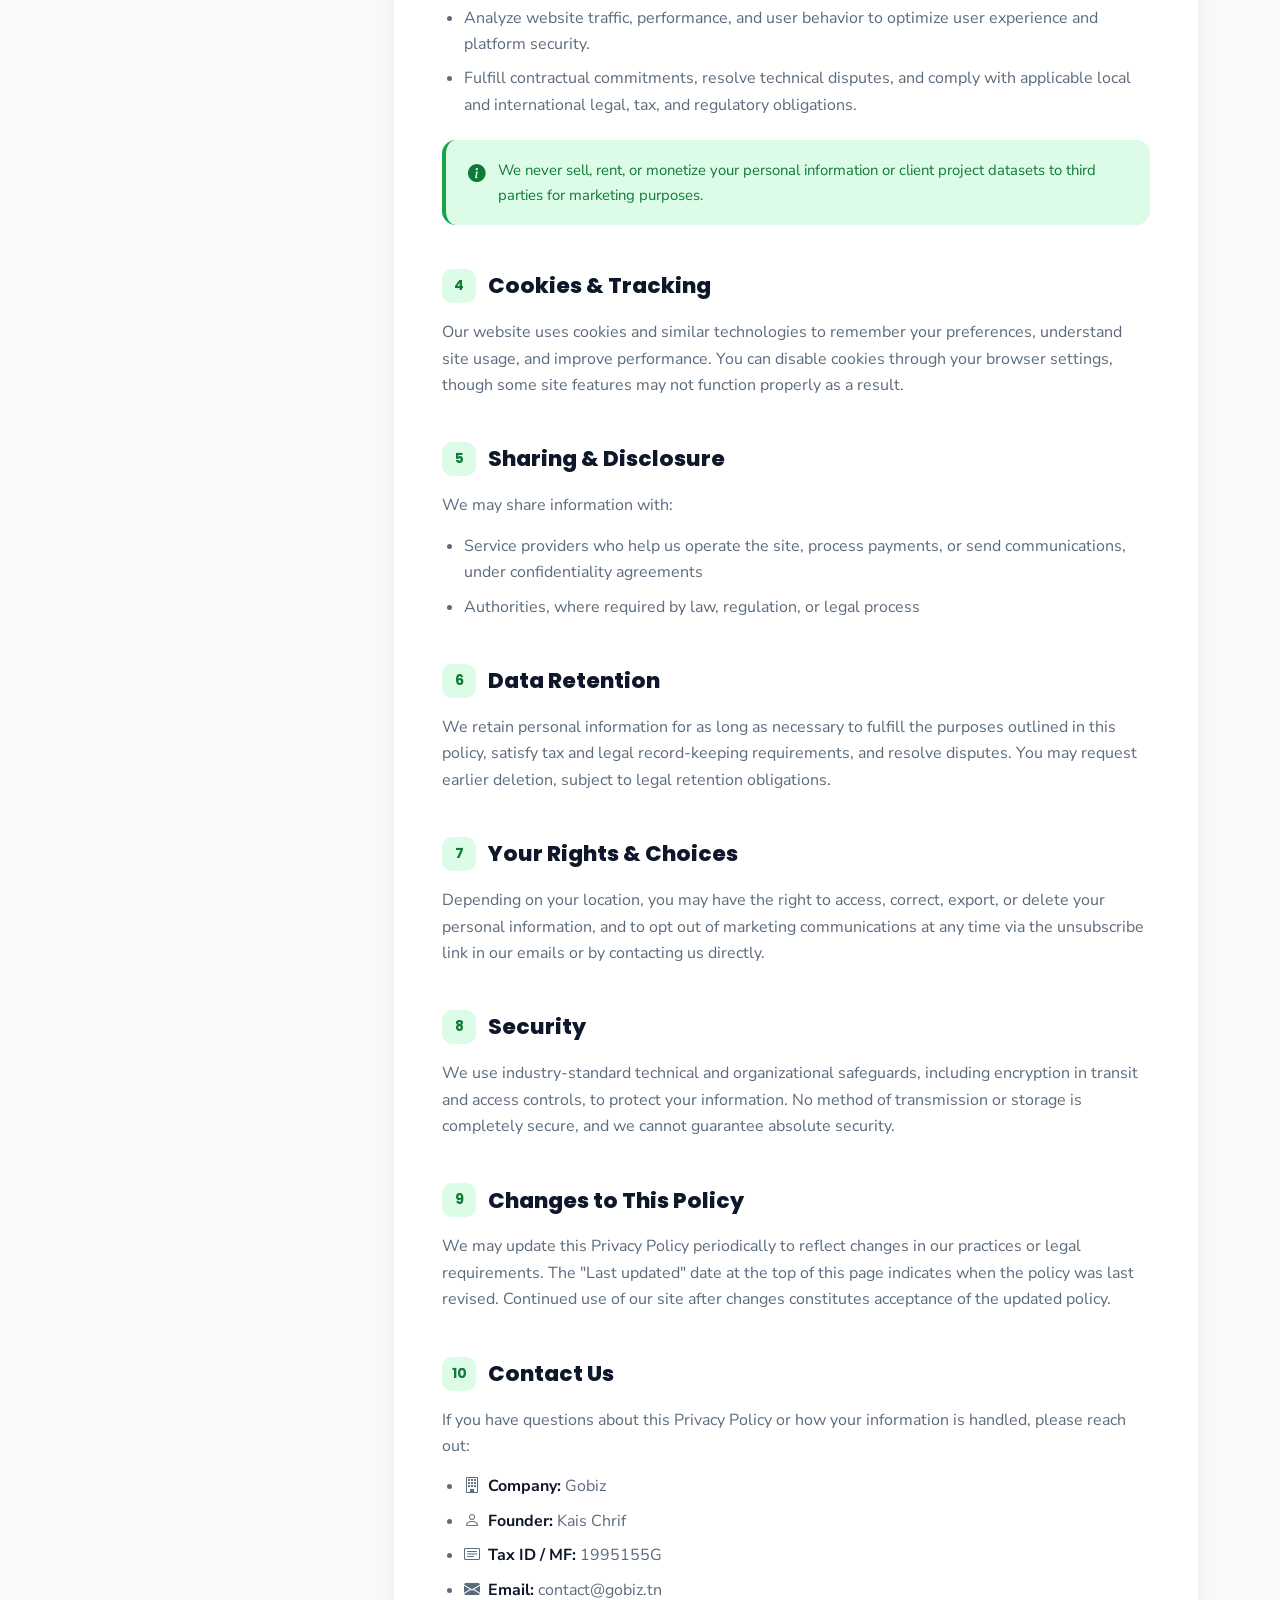
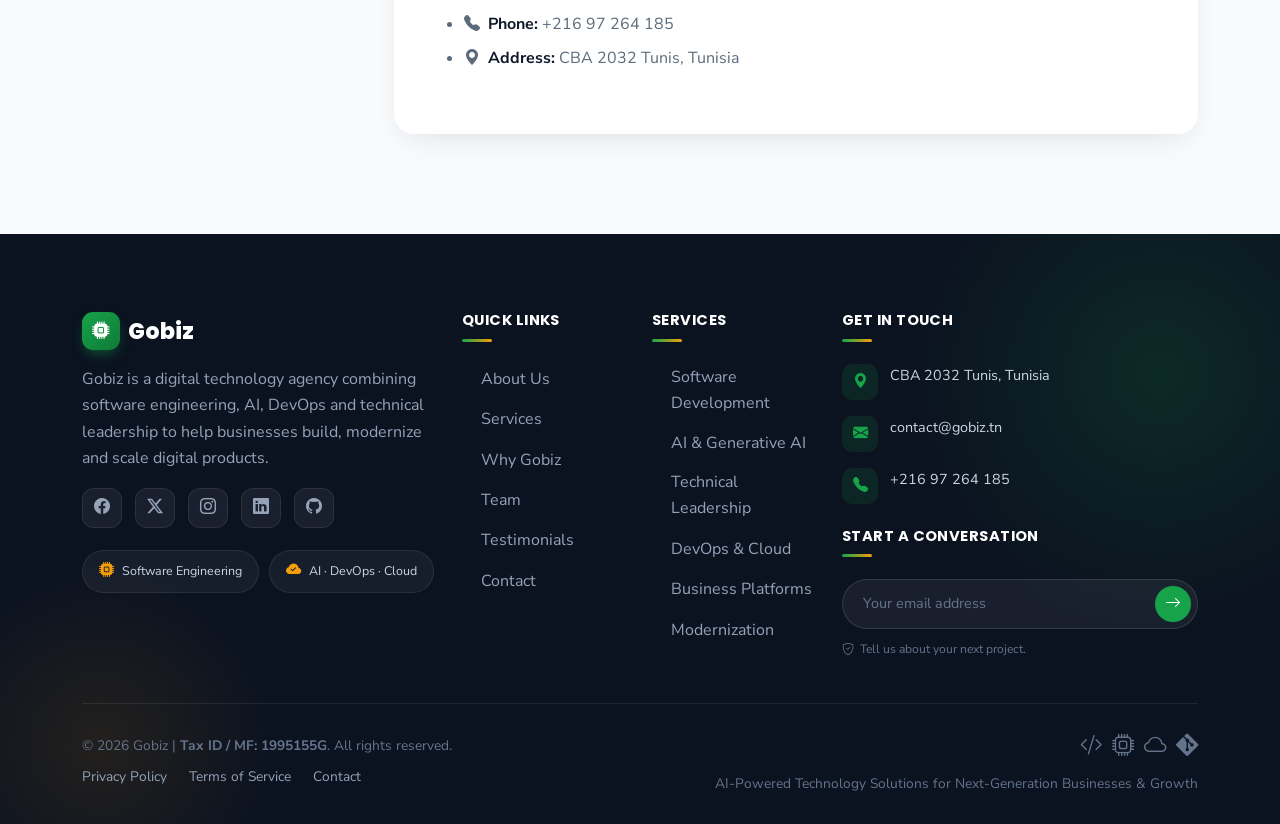
<file: privacy-policy.html>
<!DOCTYPE html>
<html lang="en">
<head>
<meta charset="UTF-8">
<meta name="viewport" content="width=device-width, initial-scale=1.0">

<title>Gobiz — AI-Powered Technology Solutions for Next-Generation Businesses - Privacy Policy</title>

<meta name="description" content="Gobiz is a digital experience agency delivering software engineering, AI/Generative AI, technical leadership, DevOps, and business platforms to drive measurable growth.">
    <meta name="keywords" content="Gobiz, software development, AI, Generative AI, AI agents, Ruby on Rails, Laravel, Python, TypeScript, DevOps, AWS, cloud, technical leadership, ERP, CRM, CMMS, ADS, ATS, eGov, eHealth, GCC, Europe, North Africa, Middle East, Tunisia, Algeria, Lybia, Morroco, Reporting, BI, Freelance, Freelancing, subcontracting, Ucopia, Weblib, France, externalisation, sous-traitance, RGPD, MENA">
    <meta property="og:title" content="Gobiz | AI-Powered Technology Solutions">
    <meta property="og:url" content="https://www.gobiz.tn">
    <meta property="og:description" content="AI-Powered Technology Solutions for Next-Generation Businesses & Growth. Software engineering, AI, DevOps, and business platforms.">
    <meta property="og:site_name" content="Gobiz">
    <meta property="og:type" content="website">
    <meta property="og:image" content="./images/favicon.png">
<!-- Google Fonts -->
<link rel="preconnect" href="https://fonts.googleapis.com">
<link rel="preconnect" href="https://fonts.gstatic.com" crossorigin>
<link href="https://fonts.googleapis.com/css2?family=Poppins:wght@400;500;600;700;800&family=Nunito+Sans:wght@400;500;600;700&display=swap" rel="stylesheet">

<!-- Bootstrap -->
<link href="assets/bootstrap.min.css" rel="stylesheet">

<!-- Bootstrap Icons -->
<link rel="stylesheet" href="https://cdn.jsdelivr.net/npm/bootstrap-icons@1.11.3/font/bootstrap-icons.css">


<!-- AOS 
<link href="https://unpkg.com/aos@2.3.1/dist/aos.css" rel="stylesheet"> -->
<link href="assets/css/aos.css" rel="stylesheet">

<link href="assets/style.css" rel="stylesheet" />
<link rel="shortcut icon" type="image/x-icon" href="assets/images/favicon.png">
<link rel="apple-touch-icon" sizes="180x180" href="assets/images/favicon.png">
<link rel="icon" type="image/png" sizes="32x32" href="assets/images/favicon.png">
<link rel="icon" type="image/png" sizes="16x16" href="assets/images/favicon.png">

</head>

<body>

<!-- ============================================
     PRELOADER
============================================ -->
<div id="preloader" aria-hidden="true">
  <div class="preload-ring">
    <i class="bi bi-cpu-fill preload-heart"></i>
  </div>
  <div class="preload-text">LOADING GOBIZ&hellip;</div>
</div>


<!-- ============================================
     NAVBAR
============================================ -->
<nav class="navbar navbar-expand-lg navbar-hw" id="mainNav">
  <div class="container">

    <a class="hw-logo" href="#home">
      <span class="hw-logo-mark">
        <i class="bi bi-cpu-fill"></i>
      </span>
      <img src="assets/images/gobiz-logo.png"
           alt="Gobiz logo" height="40"
           class="hw-logo-img">
    </a>

    <button class="navbar-toggler border-0"
            type="button"
            data-bs-toggle="collapse"
            data-bs-target="#navMenu"
            aria-label="Toggle navigation">
      <i class="bi bi-list fs-2"></i>
    </button>

    <div class="collapse navbar-collapse" id="navMenu">

      <ul class="navbar-nav nav-hw mx-auto mt-3 mt-lg-0">

        <li class="nav-item">
          <a class="nav-link" href="index.html">Home</a>
        </li>

        <li class="nav-item">
          <a class="nav-link" href="index.html#about">About</a>
        </li>

        <li class="nav-item">
          <a class="nav-link" href="index.html#our-services">Services</a>
        </li>

        <li class="nav-item">
          <a class="nav-link" href="index.html#team">Team</a>
        </li>

        <li class="nav-item">
          <a class="nav-link" href="index.html#testimonials">Testimonials</a>
        </li>

        <li class="nav-item">
          <a class="nav-link" href="index.html#contact">Contact</a>
        </li>

      </ul>

      <a href="index.html#contact" class="btn-hw-primary d-none d-lg-inline-flex">
        Start a Project <i class="bi bi-arrow-right"></i>
      </a>

    </div>
  </div>
</nav>


<!-- ============================================
     PAGE HEADER
============================================ -->
<header class="policy-hero" id="home">
  <div class="hero-glow"></div>
  <div class="container position-relative" data-aos="fade-up">
    <span class="eyebrow"><i class="bi bi-shield-lock-fill"></i> Legal</span>
    <h1 class="hero-title mt-3" style="font-size:clamp(2rem,4vw,2.9rem);">Privacy Policy</h1>
    <p class="hero-lead mt-3">How Gobiz collects, uses, and protects the information you share with us as a client, partner, or visitor.</p>
    <div class="policy-updated mt-3"><i class="bi bi-clock-history me-1"></i> Last updated: August 5, 2026</div>
  </div>
</header>

<!-- ============================================
     POLICY CONTENT
============================================ -->
<section class="section-pad pt-4">
  <div class="container">
    <div class="policy-layout">

      <!-- TOC -->
      <aside class="policy-toc d-none d-lg-block" data-aos="fade-right">
        <h6>On this page</h6>
        <ul id="policyToc">
          <li><a href="#overview">Overview</a></li>
          <li><a href="#information-we-collect">Information We Collect</a></li>
          <li><a href="#how-we-use-it">How We Use It</a></li>
          <li><a href="#cookies">Cookies &amp; Tracking</a></li>
          <li><a href="#sharing">Sharing &amp; Disclosure</a></li>
          <li><a href="#data-retention">Data Retention</a></li>
          <li><a href="#your-rights">Your Rights &amp; Choices</a></li>
          <li><a href="#security">Security</a></li>
          <li><a href="#changes">Changes to This Policy</a></li>
          <li><a href="#contact-us">Contact Us</a></li>
        </ul>
      </aside>

      <!-- CONTENT -->
      <div class="policy-content" data-aos="fade-up">

        <h2 id="overview"><span class="num">1</span>Overview</h2>
        <p>Gobiz ("Gobiz," "we," "us," or "our") is a technology partner combining software engineering, AI, DevOps, cloud infrastructure, and technical leadership to build and scale digital products. This Privacy Policy outlines our transparent data practices regarding how we collect, use, disclose, and safeguard your personal information when you visit our website, engage with our services, submit inquiries, or collaborate with us as a partner or candidate.</p>
        <p>By accessing our website or utilizing our services, you acknowledge the terms described in this Privacy Policy. If you disagree with any portion of this policy, please discontinue use of our site and services.</p>

        <h2 id="information-we-collect"><span class="num">2</span>Information We Collect</h2>
        <p>We collect information across several categories to provide, optimize, and secure our services:</p>
        <ul>
          <li><strong>Information you provide directly</strong> &mdash; When you fill out contact forms, request proposals, subscribe to communications, or interact with our team, we collect identifiers such as your full name, professional email address, company name, telephone number, and the direct content of your message.</li>
          <li><strong>Project & Business Inquiries</strong> &mdash; To scope technical engagements, we gather project specifications, architecture requirements, technology stack preferences, timeline expectations, and budget details shared during discovery.</li>
          <li><strong>Automatically Collected Telemetry & Device Data</strong> &mdash; When you browse our website, our servers automatically log technical data, including your Internet Protocol (IP) address, browser type and version, operating system, referring URLs, pages viewed, time spent on pages, and clickstream data.</li>
          <li><strong>Partner &amp; candidate information</strong> &mdash; When onboarding contractors, vendors, or job applicants, we collect professional histories, skills matrices, availability schedules, identification details, and background verification data.</li>
        </ul>

        <h2 id="how-we-use-it"><span class="num">3</span>How We Use It</h2>
        <p>We leverage collected data for specific, lawful business purposes, including to:</p>
        <ul>
          <li>Respond to inquiries, provide technical proposals, and manage client onboarding.</li>
          <li>Execute, deliver, maintain, and improve our software engineering, AI, cloud, and DevOps services.</li>
          <li>Send transactional updates, administrative notifications, and—with explicit consent where required—marketing newsletters and campaign communications (you may opt out at any time).</li>
          <li>Analyze website traffic, performance, and user behavior to optimize user experience and platform security.</li>
          <li>Fulfill contractual commitments, resolve technical disputes, and comply with applicable local and international legal, tax, and regulatory obligations. </li>
        </ul>
        <div class="policy-callout"><i class="bi bi-info-circle-fill"></i> We never sell, rent, or monetize your personal information or client project datasets to third parties for marketing purposes.</div>

        <h2 id="cookies"><span class="num">4</span>Cookies &amp; Tracking</h2>
        <p>Our website uses cookies and similar technologies to remember your preferences, understand site usage, and improve performance. You can disable cookies through your browser settings, though some site features may not function properly as a result.</p>

        <h2 id="sharing"><span class="num">5</span>Sharing &amp; Disclosure</h2>
        <p>We may share information with:</p>
        <ul>
          <li>Service providers who help us operate the site, process payments, or send communications, under confidentiality agreements</li>
          <li>Authorities, where required by law, regulation, or legal process</li>
        </ul>

        <h2 id="data-retention"><span class="num">6</span>Data Retention</h2>
        <p>We retain personal information for as long as necessary to fulfill the purposes outlined in this policy, satisfy tax and legal record-keeping requirements, and resolve disputes. You may request earlier deletion, subject to legal retention obligations.</p>

        <h2 id="your-rights"><span class="num">7</span>Your Rights &amp; Choices</h2>
        <p>Depending on your location, you may have the right to access, correct, export, or delete your personal information, and to opt out of marketing communications at any time via the unsubscribe link in our emails or by contacting us directly.</p>

        <h2 id="security"><span class="num">8</span>Security</h2>
        <p>We use industry-standard technical and organizational safeguards, including encryption in transit and access controls, to protect your information. No method of transmission or storage is completely secure, and we cannot guarantee absolute security.</p>

        <h2 id="changes"><span class="num">9</span>Changes to This Policy</h2>
        <p>We may update this Privacy Policy periodically to reflect changes in our practices or legal requirements. The "Last updated" date at the top of this page indicates when the policy was last revised. Continued use of our site after changes constitutes acceptance of the updated policy.</p>

        <h2 id="contact-us"><span class="num">10</span>Contact Us</h2>
        <p>If you have questions about this Privacy Policy or how your information is handled, please reach out:</p>
        <ul>
            <li><i class="bi bi-building me-2"></i><strong>Company:</strong> Gobiz</li>
            <li><i class="bi bi-person me-2"></i><strong>Founder:</strong> Kais Chrif</li>
            <li><i class="bi bi-card-text me-2"></i><strong>Tax ID / MF:</strong> 1995155G</li>
            <li><i class="bi bi-envelope-fill me-2"></i><strong>Email:</strong> contact@gobiz.tn</li>
            <li><i class="bi bi-telephone-fill me-2"></i><strong>Phone:</strong> +216 97 264 185</li>
            <li><i class="bi bi-geo-alt-fill me-2"></i><strong>Address:</strong> CBA 2032 Tunis, Tunisia</li>
          </ul>

      </div>
    </div>
  </div>
</section>

<!-- ============================================
     MOBILE STICKY CTA BAR
============================================ -->
<div class="mobile-donate-bar">
  <a href="index.html#contact" class="btn-hw-primary">Start a Project <i class="bi bi-arrow-right"></i></a>
</div>

<!-- ============================================
     SCROLL TO TOP
============================================ -->
<div id="scrollTop" role="button" aria-label="Scroll to top" tabindex="0">
  <svg viewBox="0 0 52 52"><circle cx="26" cy="26" r="23"></circle><circle class="progress" cx="26" cy="26" r="23"></circle></svg>
  <i class="bi bi-arrow-up"></i>
</div>

<!-- ============================================
     FOOTER
============================================ -->
<footer class="footer-hw">

  <svg class="footer-wave"
       viewBox="0 0 1440 70"
       preserveAspectRatio="none"
       xmlns="http://www.w3.org/2000/svg"
       aria-hidden="true">

    <path fill="#0B1220"
          d="M0,32 C240,70 480,0 720,18 C960,36 1200,70 1440,26 L1440,70 L0,70 Z">
    </path>

  </svg>


  <span class="footer-glow"></span>
  <span class="footer-glow-2"></span>


  <div class="container footer-top">

    <div class="row g-4">


      <div class="col-lg-4 col-md-6">

        <a class="hw-logo text-white" href="index.html">

          <span class="hw-logo-mark">
            <i class="bi bi-cpu-fill"></i>
          </span>

          Gobiz

        </a>


        <p class="mt-3">
          Gobiz is a digital technology agency combining software engineering,
          AI, DevOps and technical leadership to help businesses build,
          modernize and scale digital products.
        </p>


        <div class="footer-social mt-3">

          <a href="#" aria-label="Facebook">
            <i class="bi bi-facebook"></i>
          </a>

          <a href="#" aria-label="Twitter / X">
            <i class="bi bi-twitter-x"></i>
          </a>

          <a href="#" aria-label="Instagram">
            <i class="bi bi-instagram"></i>
          </a>

          <a href="https://www.linkedin.com/company/gobiz-tn"
             target="_blank"
             rel="noopener noreferrer"
             aria-label="LinkedIn">

            <i class="bi bi-linkedin"></i>

          </a>

          <a href="https://github.com/gobiz-tn"
             target="_blank"
             rel="noopener noreferrer"
             aria-label="GitHub">

            <i class="bi bi-github"></i>

          </a>

        </div>


        <div class="footer-badges">

          <span class="footer-badge">
            <i class="bi bi-cpu-fill"></i>
            Software Engineering
          </span>

          <span class="footer-badge">
            <i class="bi bi-cloud-check-fill"></i>
            AI · DevOps · Cloud
          </span>

        </div>

      </div>


      <div class="col-6 col-md-3 col-lg-2">

        <h6>Quick Links</h6>

        <ul>

          <li>
            <a class="footer-link" href="index.html#about">
              <i class="bi bi-caret-right-fill"></i>
              About Us
            </a>
          </li>

          <li>
            <a class="footer-link" href="index.html#our-services">
              <i class="bi bi-caret-right-fill"></i>
              Services
            </a>
          </li>

          <li>
            <a class="footer-link" href="index.html#why">
              <i class="bi bi-caret-right-fill"></i>
              Why Gobiz
            </a>
          </li>

          <li>
            <a class="footer-link" href="index.html#team">
              <i class="bi bi-caret-right-fill"></i>
              Team
            </a>
          </li>

          <li>
            <a class="footer-link" href="index.html#testimonials">
              <i class="bi bi-caret-right-fill"></i>
              Testimonials
            </a>
          </li>

          <li>
            <a class="footer-link" href="index.html#contact">
              <i class="bi bi-caret-right-fill"></i>
              Contact
            </a>
          </li>

        </ul>

      </div>


      <div class="col-6 col-md-3 col-lg-2">

        <h6>Services</h6>

        <ul>

          <li>
            <a class="footer-link" href="index.html#our-services">
              <i class="bi bi-caret-right-fill"></i>
              Software Development
            </a>
          </li>

          <li>
            <a class="footer-link" href="index.html#our-services">
              <i class="bi bi-caret-right-fill"></i>
              AI &amp; Generative AI
            </a>
          </li>

          <li>
            <a class="footer-link" href="index.html#our-services">
              <i class="bi bi-caret-right-fill"></i>
              Technical Leadership
            </a>
          </li>

          <li>
            <a class="footer-link" href="index.html#our-services">
              <i class="bi bi-caret-right-fill"></i>
              DevOps &amp; Cloud
            </a>
          </li>

          <li>
            <a class="footer-link" href="index.html#our-services">
              <i class="bi bi-caret-right-fill"></i>
              Business Platforms
            </a>
          </li>

          <li>
            <a class="footer-link" href="index.html#our-services">
              <i class="bi bi-caret-right-fill"></i>
              Modernization
            </a>
          </li>

        </ul>

      </div>


      <div class="col-md-6 col-lg-4">

        <h6>Get In Touch</h6>


        <div class="footer-contact-item">

          <span class="ic">
            <i class="bi bi-geo-alt-fill"></i>
          </span>

          <span>
            CBA 2032 Tunis, Tunisia
          </span>

        </div>


        <div class="footer-contact-item">

          <span class="ic">
            <i class="bi bi-envelope-fill"></i>
          </span>

          <span>
            contact@gobiz.tn
          </span>

        </div>


        <div class="footer-contact-item">

          <span class="ic">
            <i class="bi bi-telephone-fill"></i>
          </span>

          <span>
            +216 97 264 185
          </span>

        </div>


        <h6 class="mt-4">
          Start a Conversation
        </h6>

        <div class="newsletter-input">

          <input type="email"
                 placeholder="Your email address"
                 aria-label="Your email address">

          <button type="button"
                  aria-label="Contact Gobiz">

            <i class="bi bi-arrow-right"></i>

          </button>

        </div>


        <div class="newsletter-note">

          <i class="bi bi-shield-check"></i>
          Tell us about your next project.

        </div>

      </div>

    </div>


    <div class="footer-divider"></div>


    <div class="footer-bottom d-flex flex-wrap justify-content-between align-items-center gap-3">

      <div>

        <div>
          &copy; 2026 Gobiz | <strong>Tax ID / MF: 1995155G</strong>. All rights reserved.
        </div>

        <div class="footer-bottom-links mt-2">

          <a href="privacy-policy.html">
            Privacy Policy
          </a>

          <a href="terms-of-service.html">
            Terms of Service
          </a>

          <a href="index.html#contact">
            Contact
          </a>

        </div>

      </div>


      <div class="text-md-end">

        <div class="footer-payments justify-content-md-end mb-2">

          <i class="bi bi-code-slash"
             title="Software Engineering">
          </i>

          <i class="bi bi-cpu"
             title="Artificial Intelligence">
          </i>

          <i class="bi bi-cloud"
             title="Cloud">
          </i>

          <i class="bi bi-git"
             title="Git">
          </i>

        </div>

        <div>
          AI-Powered Technology Solutions for Next-Generation Businesses &amp; Growth
        </div>

      </div>

    </div>

  </div>

</footer>


<!-- Bootstrap Bundle -->
<script src="assets/bootstrap.bundle.min.js"></script>
<!-- AOS -->
<script src="assets/js/aos.js"></script>
<script src="assets/script.js"></script>

</body>
</html>
</file>
<file: assets/style.css>
.btn-hw-primary i,
.nav-hw .nav-link::after {
  transition: transform 0.3s var(--ease);
}
.about-collage .img-b,
.cause-card,
.cause-img,
.cause-progress-track,
.cta-banner,
.hero,
.hero-media-frame,
.stats-band,
.testi-section,
.vol-card,
.vol-img,
.why-card {
  overflow: hidden;
}
.allocation-ring-label,
.blog-newsletter,
.cta-banner,
.faq-cta,
.faq-empty,
.hiw-step,
.post-stat-band,
.stat-item {
  text-align: center;
}
.post-breadcrumb a,
.post-tags a,
a {
  text-decoration: none;
}
.pagination-hw a,
.post-share a {
  box-shadow: 0 6px 16px -8px rgba(11, 18, 32, 0.25);
}
.blog-card .bc-tag,
.featured-post .fp-tag,
.footer-hw h6 {
  letter-spacing: 0.03em;
  text-transform: uppercase;
}
.blog-card .bc-tag,
.eyebrow,
.featured-post .fp-tag,
.footer-hw h6,
.policy-toc h6 {
  text-transform: uppercase;
}
:root {
  --clr-primary: #16a34a;
  --clr-primary-dark: #0f7a37;
  --clr-primary-light: #dcfce7;
  --clr-secondary: #f59e0b;
  --clr-secondary-light: #fef3c7;
  --clr-accent: #ef4444;
  --clr-bg: #f8fafc;
  --clr-surface: #ffffff;
  --clr-text: #0f172a;
  --clr-text-muted: #5b6b7c;
  --radius: 20px;
  --radius-sm: 12px;
  --radius-pill: 999px;
  --shadow-soft: 0 10px 30px -10px rgba(15, 23, 42, 0.12);
  --shadow-lift: 0 20px 45px -12px rgba(22, 163, 74, 0.35);
  --font-display: "Poppins", sans-serif;
  --font-body: "Nunito Sans", sans-serif;
  --ease: cubic-bezier(0.22, 1, 0.36, 1);
}
* {
  box-sizing: border-box;
}
html {
  scroll-behavior: smooth;
}
body {
  font-family: var(--font-body);
  color: var(--clr-text);
  background: var(--clr-bg);
  overflow-x: hidden;
  line-height: 1.65;
}
.eyebrow,
.font-display,
.hw-logo,
.preload-text,
h1,
h2,
h3,
h4,
h5 {
  font-family: var(--font-display);
}
img {
  max-width: 100%;
  display: block;
}
::selection {
  background: var(--clr-primary-light);
  color: var(--clr-primary-dark);
}
@media (prefers-reduced-motion: reduce) {
  * {
    animation-duration: NaNs !important;
    animation-iteration-count: 1 !important;
    transition-duration: NaNs !important;
    scroll-behavior: auto !important;
  }
}
.eyebrow {
  display: inline-flex;
  align-items: center;
  gap: 8px;
  font-weight: 600;
  font-size: 0.78rem;
  letter-spacing: 0.08em;
  color: var(--clr-primary-dark);
  background: var(--clr-primary-light);
  padding: 7px 18px;
  border-radius: var(--radius-pill);
}
.eyebrow i {
  font-size: 0.9rem;
}
.section-title {
  font-weight: 800;
  letter-spacing: -0.02em;
}
.section-sub {
  color: var(--clr-text-muted);
  font-size: 1.05rem;
  max-width: 620px;
}
.section-pad {
  padding: 100px 0;
}
#preloader {
  position: fixed;
  inset: 0;
  z-index: 9999;
  background: linear-gradient(160deg, #0f7a37, #16a34a 55%, #22c55e);
  display: flex;
  flex-direction: column;
  align-items: center;
  justify-content: center;
  gap: 22px;
  transition: opacity 0.6s var(--ease), visibility 0.6s var(--ease);
}
#preloader.hide {
  opacity: 0;
  visibility: hidden;
  pointer-events: none;
}
.preload-ring {
  position: relative;
  width: 96px;
  height: 96px;
  display: flex;
  align-items: center;
  justify-content: center;
}
.hw-logo,
.hw-logo-mark {
  display: flex;
  align-items: center;
}
.preload-ring::before {
  content: "";
  position: absolute;
  inset: 0;
  border-radius: 50%;
  border: 4px solid rgba(255, 255, 255, 0.25);
  border-top-color: #fff;
  animation: 1s linear infinite spin;
}
.preload-heart {
  font-size: 2.1rem;
  color: #fff;
  animation: 1.1s ease-in-out infinite pulse-beat;
}
@keyframes spin {
  to {
    transform: rotate(360deg);
  }
}
@keyframes pulse-beat {
  0%,
  100% {
    transform: scale(1);
  }
  50% {
    transform: scale(1.22);
  }
}
.preload-text {
  color: #fff;
  font-weight: 600;
  letter-spacing: 0.05em;
  font-size: 0.9rem;
  opacity: 0.9;
}
.navbar-hw {
  position: fixed;
  top: 0;
  left: 0;
  right: 0;
  z-index: 1000;
  padding: 20px 0;
  transition: all 0.4s var(--ease);
  background: 0 0;
}
.navbar-hw.scrolled {
  background: rgba(255, 255, 255, 0.85);
  backdrop-filter: blur(14px);
  padding: 12px 0;
  box-shadow: 0 4px 24px -8px rgba(15, 23, 42, 0.08);
}
.btn-hw-primary,
.float-card-1 .fc-icon,
.hw-logo-mark {
  background: linear-gradient(
    135deg,
    var(--clr-primary),
    var(--clr-primary-dark)
  );
}
.hw-logo {
  font-weight: 800;
  font-size: 1.4rem;
  color: var(--clr-text);
  gap: 8px;
}
.footer-bottom a:hover,
.footer-hw a:hover,
.hw-logo .dot {
  color: var(--clr-primary);
}
.hw-logo-mark {
  width: 38px;
  height: 38px;
  border-radius: 11px;
  justify-content: center;
  color: #fff;
  font-size: 1.1rem;
  box-shadow: 0 6px 14px -4px rgba(22, 163, 74, 0.55);
}
.btn-hw-outline,
.btn-hw-primary {
  font-weight: 600;
  font-size: 0.92rem;
  padding: 12px 26px;
  display: inline-flex;
  align-items: center;
  gap: 8px;
  font-family: var(--font-display);
}
.nav-hw .nav-link {
  font-family: var(--font-display);
  font-weight: 500;
  font-size: 0.95rem;
  color: var(--clr-text);
  padding: 8px 16px !important;
  position: relative;
}
.nav-hw .nav-link::after {
  content: "";
  position: absolute;
  left: 16px;
  right: 16px;
  bottom: 2px;
  height: 2px;
  background: var(--clr-primary);
  transform: scaleX(0);
  transform-origin: left;
}
#scrollTop.show,
.vol-card:hover .vol-social {
  opacity: 1;
  transform: translateY(0);
}
.nav-hw .nav-link:hover::after {
  transform: scaleX(1);
}
.btn-hw-primary {
  color: #fff;
  border: none;
  border-radius: var(--radius-pill);
  box-shadow: 0 10px 22px -8px rgba(22, 163, 74, 0.5);
  transition: transform 0.3s var(--ease), box-shadow 0.3s var(--ease);
}
.btn-hw-primary:hover {
  transform: translateY(-4px);
  box-shadow: 0 16px 30px -8px rgba(22, 163, 74, 0.6);
  color: #fff;
}
.about-badge,
.about-collage .img-a,
.cause-card,
.float-card,
.hero-media-frame,
.why-card {
  box-shadow: var(--shadow-soft);
}
.blog-card:hover .bc-link i,
.btn-hw-primary:hover i,
.featured-post:hover .fp-link i {
  transform: translateX(4px);
}
.btn-hw-outline {
  color: var(--clr-text);
  background: #fff;
  border: 1.5px solid #e2e8f0;
  border-radius: var(--radius-pill);
  transition: all 0.3s var(--ease);
}
.blob,
.hero-glow {
  border-radius: 50%;
}
.btn-hw-outline:hover {
  border-color: var(--clr-primary);
  color: var(--clr-primary-dark);
  transform: translateY(-4px);
}
.hero {
  position: relative;
  padding: 170px 0 130px;
  background: radial-gradient(circle at 18% 20%, #effdf4 0, var(--clr-bg) 55%);
}
.blob,
.hero-glow {
  position: absolute;
}
.hero-glow {
  width: 520px;
  height: 520px;
  background: radial-gradient(circle, rgba(22, 163, 74, 0.18), transparent 70%);
  top: -160px;
  right: -140px;
  pointer-events: none;
  filter: blur(10px);
}
.blob {
  filter: blur(2px);
  opacity: 0.55;
  animation: 9s ease-in-out infinite float;
}
.about-collage,
.audit-strip .content,
.faq-cta .content,
.hero-media,
.hero-media-frame,
.hiw-wrap {
  position: relative;
}
.blob-1 {
  width: 70px;
  height: 70px;
  background: var(--clr-secondary-light);
  top: 14%;
  left: 6%;
  animation-delay: 0s;
}
.blob-2 {
  width: 38px;
  height: 38px;
  background: var(--clr-primary-light);
  bottom: 20%;
  left: 14%;
  animation-delay: 1.5s;
}
.blob-3 {
  width: 24px;
  height: 24px;
  background: #fee2e2;
  top: 60%;
  right: 8%;
  animation-delay: 0.7s;
}
@keyframes float {
  0%,
  100% {
    transform: translateY(0) translateX(0);
  }
  50% {
    transform: translateY(-24px) translateX(10px);
  }
}
.hero-title {
  font-size: clamp(2.4rem, 4.6vw, 3.7rem);
  font-weight: 800;
  line-height: 1.08;
  letter-spacing: -0.02em;
}
.hero-title .accent-underline {
  position: relative;
  display: inline-block;
  color: var(--clr-primary-dark);
}
.hero-title .accent-underline svg {
  position: absolute;
  left: 0;
  bottom: -6px;
  width: 100%;
  height: 14px;
}
.hero-lead {
  font-size: 1.12rem;
  color: var(--clr-text-muted);
  max-width: 520px;
}
.hero-media-frame {
  border-radius: 32px;
  aspect-ratio: 4/4.6;
}
.hero-media-frame img {
  width: 100%;
  height: 100%;
  object-fit: cover;
}
.float-card {
  position: absolute;
  background: rgba(255, 255, 255, 0.85);
  backdrop-filter: blur(16px);
  border: 1px solid rgba(255, 255, 255, 0.6);
  border-radius: 18px;
  padding: 14px 18px;
  display: flex;
  align-items: center;
  gap: 12px;
  animation: 6s ease-in-out infinite drift;
}
.cause-tag,
.vol-social a {
  backdrop-filter: blur(6px);
}
.float-card .fc-icon {
  width: 42px;
  height: 42px;
  border-radius: 12px;
  display: flex;
  align-items: center;
  justify-content: center;
  font-size: 1.2rem;
  color: #fff;
  flex-shrink: 0;
}
.about-badge,
.hero-avatars {
  display: flex;
  align-items: center;
}
.float-card-1 {
  top: 8%;
  left: -8%;
  animation-delay: 0s;
}
.float-card-2 {
  bottom: 10%;
  right: -10%;
  animation-delay: 1s;
}
.fin-stat-card:nth-child(2) .fin-stat-ic,
.float-card-2 .fc-icon {
  background: linear-gradient(135deg, var(--clr-secondary), #d97706);
}
.float-card .fc-val {
  font-family: var(--font-display);
  font-weight: 700;
  font-size: 1.05rem;
  line-height: 1.1;
}
.float-card .fc-label {
  font-size: 0.76rem;
  color: var(--clr-text-muted);
}
@keyframes drift {
  0%,
  100% {
    transform: translateY(0);
  }
  50% {
    transform: translateY(-14px);
  }
}
.hero-avatars {
  gap: 10px;
}
.hero-avatars img {
  width: 38px;
  height: 38px;
  border-radius: 50%;
  border: 2.5px solid #fff;
  object-fit: cover;
  margin-left: -14px;
}
.hero-avatars img:first-child {
  margin-left: 0;
}
.stats-band {
  background: linear-gradient(
    135deg,
    var(--clr-primary-dark),
    var(--clr-primary) 60%,
    #22c55e
  );
  border-radius: 32px;
  position: relative;
}
.audit-strip::after,
.faq-cta::after,
.stats-band::after {
  content: "";
  position: absolute;
  inset: 0;
  background: url("data:image/svg+xml,%3Csvg xmlns='http://www.w3.org/2000/svg' width='60' height='60'%3E%3Ccircle cx='2' cy='2' r='1.4' fill='white' fill-opacity='0.12'/%3E%3C/svg%3E");
}
.stat-item {
  position: relative;
  color: #fff;
  padding: 44px 12px;
}
.stat-num {
  font-family: var(--font-display);
  font-weight: 800;
  font-size: clamp(2rem, 3.4vw, 2.7rem);
}
.stat-label {
  font-size: 0.92rem;
  opacity: 0.88;
  font-weight: 500;
}
.cause-donate,
.cause-tag {
  font-weight: 600;
  color: var(--clr-primary-dark);
  font-family: var(--font-display);
}
.stat-item + .stat-item {
  border-left: 1px solid rgba(255, 255, 255, 0.22);
}
.about-collage .img-a {
  border-radius: 26px;
  overflow: hidden;
}
.about-collage .img-b {
  position: absolute;
  width: 46%;
  bottom: -8%;
  right: -8%;
  border-radius: 20px;
  border: 6px solid var(--clr-bg);
  box-shadow: 0 20px 40px -14px rgba(15, 23, 42, 0.25);
}
.about-badge {
  position: absolute;
  top: -6%;
  left: -8%;
  background: #fff;
  border-radius: 18px;
  padding: 16px 20px;
  gap: 12px;
  z-index: 2;
}
.about-badge .ab-ring,
.why-ic {
  display: flex;
  align-items: center;
}
.about-badge .ab-ring {
  width: 52px;
  height: 52px;
  border-radius: 50%;
  background: conic-gradient(var(--clr-secondary) 87%, #f1f5f9 0);
  justify-content: center;
  font-weight: 800;
  font-family: var(--font-display);
  font-size: 0.82rem;
  color: var(--clr-primary-dark);
  position: relative;
}
.about-badge .ab-ring::before {
  content: "";
  position: absolute;
  inset: 5px;
  border-radius: 50%;
  background: #fff;
}
.about-badge .ab-ring span,
.blog-hero .container,
.post-hero .container {
  position: relative;
  z-index: 1;
}
.about-list,
.allocation-legend,
.footer-hw ul {
  list-style: none;
  padding: 0;
  margin: 0;
}
.about-list li {
  display: flex;
  gap: 14px;
  align-items: flex-start;
  padding: 12px 0;
}
.about-list .ic {
  width: 38px;
  height: 38px;
  flex-shrink: 0;
  border-radius: 11px;
  background: var(--clr-primary-light);
  color: var(--clr-primary-dark);
  display: flex;
  align-items: center;
  justify-content: center;
  font-size: 1rem;
}
.cause-card {
  background: var(--clr-surface);
  border-radius: var(--radius);
  height: 100%;
  transition: transform 0.45s var(--ease), box-shadow 0.45s var(--ease);
  transform-style: preserve-3d;
  perspective: 900px;
}
.cause-progress-fill,
.cause-progress-track,
.cause-tag {
  border-radius: var(--radius-pill);
}
.cause-card:hover {
  transform: translateY(-8px);
  box-shadow: 0 26px 50px -16px rgba(15, 23, 42, 0.2);
}
.cause-img {
  position: relative;
  aspect-ratio: 16/15;
}
.cause-img img {
  width: 100%;
  height: 100%;
  object-fit: cover;
  transition: transform 0.6s var(--ease);
}
.cause-card:hover .cause-img img {
  transform: scale(1.08);
}
.cause-tag {
  position: absolute;
  top: 14px;
  left: 14px;
  background: rgba(255, 255, 255, 0.92);
  font-size: 0.74rem;
  padding: 6px 14px;
}
.cause-body {
  padding: 24px;
}
.cause-progress-track {
  height: 9px;
  background: #eef2f6;
  margin: 14px 0 10px;
}
.cause-progress-fill {
  height: 100%;
  background: linear-gradient(90deg, var(--clr-secondary), var(--clr-primary));
  width: 0;
  transition: width 1.4s var(--ease);
}
.cause-meta {
  display: flex;
  justify-content: space-between;
  font-size: 0.86rem;
}
.cause-meta .raised {
  font-family: var(--font-display);
  font-weight: 700;
  color: var(--clr-primary-dark);
}
.breadcrumb-hw a,
.cause-meta .goal {
  color: var(--clr-text-muted);
}
.cause-donate {
  margin-top: 16px;
  width: 100%;
  font-size: 0.9rem;
  background: 0 0;
  border: 1.5px solid var(--clr-primary);
  padding: 10px;
  border-radius: var(--radius-pill);
  transition: all 0.3s var(--ease);
}
.btn-report:hover,
.cause-donate:hover {
  background: var(--clr-primary);
  color: #fff;
}
.why-card {
  background: var(--clr-surface);
  border-radius: var(--radius);
  padding: 32px 26px;
  height: 100%;
  position: relative;
  transition: transform 0.4s var(--ease), box-shadow 0.4s var(--ease);
}
.why-card::before {
  content: "";
  position: absolute;
  inset: 0;
  opacity: 0;
  transition: opacity 0.4s var(--ease);
  background: linear-gradient(160deg, rgba(22, 163, 74, 0.06), transparent 60%);
}
.fin-stat-card:hover,
.why-card:hover {
  transform: translateY(-6px);
  box-shadow: var(--shadow-lift);
}
.why-card:hover::before {
  opacity: 1;
}
.why-ic {
  width: 56px;
  height: 56px;
  border-radius: 16px;
  justify-content: center;
  font-size: 1.4rem;
  color: #fff;
  margin-bottom: 18px;
  background: linear-gradient(
    135deg,
    var(--clr-primary),
    var(--clr-primary-dark)
  );
  box-shadow: 0 10px 20px -8px rgba(22, 163, 74, 0.5);
}
.hiw-num,
.vol-card {
  box-shadow: var(--shadow-soft);
}
.why-card:nth-child(2) .why-ic {
  background: linear-gradient(135deg, var(--clr-secondary), #d97706);
  box-shadow: 0 10px 20px -8px rgba(245, 158, 11, 0.5);
}
.why-card:nth-child(3) .why-ic {
  background: linear-gradient(135deg, var(--clr-accent), #b91c1c);
  box-shadow: 0 10px 20px -8px rgba(239, 68, 68, 0.5);
}
.why-card:nth-child(4) .why-ic {
  background: linear-gradient(135deg, #0ea5e9, #0369a1);
  box-shadow: 0 10px 20px -8px rgba(14, 165, 233, 0.5);
}
.why-card:nth-child(5) .why-ic {
  background: linear-gradient(135deg, var(--clr-primary-dark), #065f35);
}
.hiw-line {
  position: absolute;
  top: 60px;
  left: 60px;
  right: 60px;
  height: 2px;
  background: repeating-linear-gradient(
    90deg,
    #cbd5e1 0 10px,
    transparent 10px 20px
  );
  z-index: 0;
}
.hiw-num,
.hiw-step,
.vol-card,
.vol-img {
  position: relative;
}
#testiCarousel .carousel-indicators {
  bottom: -45px !important;
}
.hiw-step {
  z-index: 1;
}
.hiw-num {
  width: 76px;
  height: 76px;
  border-radius: 50%;
  background: #fff;
  display: flex;
  align-items: center;
  justify-content: center;
  margin: 0 auto 22px;
  font-family: var(--font-display);
  font-weight: 800;
  font-size: 1.5rem;
  color: var(--clr-primary-dark);
  border: 2px solid var(--clr-primary-light);
}
.hiw-num::after {
  content: "";
  position: absolute;
  inset: -6px;
  border-radius: 50%;
  border: 1px dashed rgba(22, 163, 74, 0.35);
}
.vol-card {
  border-radius: var(--radius);
}
.vol-img {
  aspect-ratio: 3/3.6;
}
.vol-img img {
  width: 100%;
  height: 100%;
  object-fit: cover;
  transition: transform 0.5s var(--ease);
}
.blog-card:hover .bc-img img,
.vol-card:hover .vol-img img {
  transform: scale(1.06);
}
.vol-overlay {
  position: absolute;
  inset: 0;
  background: linear-gradient(
    0deg,
    rgba(15, 23, 42, 0.85) 0,
    rgba(15, 23, 42, 0.05) 55%,
    transparent 100%
  );
  display: flex;
  flex-direction: column;
  justify-content: flex-end;
  padding: 22px;
  color: #fff;
}
.btn-cta,
.cta-banner,
.footer-hw,
.map-placeholder,
.testi-section {
  position: relative;
}
.vol-social {
  display: flex;
  gap: 8px;
  margin-top: 12px;
  opacity: 0;
  transform: translateY(10px);
  transition: all 0.4s var(--ease);
}
.vol-social a {
  width: 36px;
  height: 36px;
  border-radius: 50%;
  background: rgba(255, 255, 255, 0.16);
  display: flex;
  align-items: center;
  justify-content: center;
  color: #fff;
  transition: all 0.3s var(--ease);
}
.vol-social a:hover {
  background: var(--clr-primary);
  transform: translateY(-3px);
}
.testi-section {
  background: linear-gradient(180deg, #0f7a37 0, #0c6a30 100%);
  border-radius: 32px;
}
.testi-section::before {
  content: "";
  position: absolute;
  width: 400px;
  height: 400px;
  border-radius: 50%;
  background: radial-gradient(
    circle,
    rgba(255, 255, 255, 0.08),
    transparent 70%
  );
  top: -150px;
  left: -100px;
}
.testi-card {
  background: rgba(255, 255, 255, 0.1);
  backdrop-filter: blur(18px);
  border: 1px solid rgba(255, 255, 255, 0.16);
  border-radius: var(--radius);
  padding: 36px;
  color: #fff;
  height: 100%;
}
.testi-stars {
  color: var(--clr-secondary);
  font-size: 0.95rem;
  letter-spacing: 2px;
  margin-bottom: 14px;
}
.testi-quote {
  font-size: 1.02rem;
  line-height: 1.7;
  opacity: 0.95;
  min-height: 100px;
}
.testi-person {
  display: flex;
  align-items: center;
  gap: 12px;
  margin-top: 22px;
}
.testi-person img {
  width: 50px;
  height: 50px;
  border-radius: 50%;
  object-fit: cover;
  border: 2px solid rgba(255, 255, 255, 0.4);
}
.testi-name {
  font-family: var(--font-display);
  font-weight: 700;
  font-size: 0.95rem;
}
.testi-role {
  font-size: 0.8rem;
  opacity: 0.75;
}
#testiCarousel .carousel-indicators button {
  width: 9px;
  height: 9px;
  border-radius: 50%;
  background: rgba(255, 255, 255, 0.4);
  border: none;
}
#testiCarousel .carousel-indicators button.active {
  background: var(--clr-secondary);
}
.cta-banner {
  border-radius: 32px;
  padding: 70px 40px;
  background: linear-gradient(-45deg, #16a34a, #0f7a37, #d97706, #f59e0b);
  background-size: 300% 300%;
  animation: 10s infinite gradientShift;
  color: #fff;
}
.btn-cta,
.contact-info-item .ic,
.map-placeholder {
  color: var(--clr-primary-dark);
}
@keyframes gradientShift {
  0%,
  100% {
    background-position: 0 50%;
  }
  50% {
    background-position: 100% 50%;
  }
}
.cta-banner h2 {
  font-weight: 800;
  font-size: clamp(1.7rem, 3.4vw, 2.6rem);
  max-width: 680px;
  margin: 0 auto 14px;
}
.btn-cta {
  background: #fff;
  font-family: var(--font-display);
  font-weight: 700;
  padding: 15px 36px;
  border-radius: var(--radius-pill);
  border: none;
  font-size: 1rem;
  box-shadow: 0 14px 30px -10px rgba(0, 0, 0, 0.35);
  transition: transform 0.3s var(--ease);
  overflow: visible;
}
.footer-hw a,
.footer-link i,
.footer-social a,
.form-control-hw,
.newsletter-input button {
  transition: all 0.3s var(--ease);
}
.btn-cta:hover {
  transform: translateY(-4px) scale(1.03);
}
.allocation-panel,
.contact-card {
  background: var(--clr-surface);
  border-radius: var(--radius);
  box-shadow: var(--shadow-soft);
  padding: 40px;
}
.about-card {
  padding: 20px;
}
.form-control-hw {
  border: 1.5px solid #e2e8f0;
  border-radius: var(--radius-sm);
  padding: 13px 16px;
  font-family: var(--font-body);
}
.footer-hw h6,
.map-placeholder {
  font-family: var(--font-display);
}
.faq-search,
.newsletter-input {
  transition: border-color 0.3s var(--ease);
}
.form-control-hw:focus {
  border-color: var(--clr-primary);
  box-shadow: 0 0 0 4px rgba(22, 163, 74, 0.12);
}
.contact-info-item {
  display: flex;
  gap: 16px;
  align-items: flex-start;
  margin-bottom: 26px;
}
.contact-info-item .ic {
  width: 48px;
  height: 48px;
  border-radius: 14px;
  background: var(--clr-primary-light);
  display: flex;
  align-items: center;
  justify-content: center;
  font-size: 1.15rem;
  flex-shrink: 0;
}
.map-placeholder {
  border-radius: var(--radius);
  overflow: hidden;
  height: 220px;
  background: linear-gradient(135deg, #dcfce7, #f0fdf4);
  display: flex;
  align-items: center;
  justify-content: center;
  font-weight: 600;
}
.footer-glow,
.footer-glow-2 {
  border-radius: 50%;
  pointer-events: none;
}
.footer-hw {
  background: #0b1220;
  color: #cbd5e1;
  padding: 0 0 28px;
  overflow: hidden;
}
.footer-wave {
  display: block;
  width: 100%;
  line-height: 0;
  transform: translateY(1px);
}
.footer-glow {
  position: absolute;
  width: 520px;
  height: 520px;
  background: radial-gradient(circle, rgba(22, 163, 74, 0.16), transparent 70%);
  top: -120px;
  right: -140px;
}
.footer-glow-2 {
  position: absolute;
  width: 360px;
  height: 360px;
  background: radial-gradient(circle, rgba(245, 158, 11, 0.1), transparent 70%);
  bottom: -100px;
  left: -80px;
}
.footer-top {
  position: relative;
  padding-top: 16px;
}
.footer-hw h6 {
  color: #fff;
  font-weight: 700;
  margin-bottom: 22px;
  font-size: 0.92rem;
  position: relative;
  padding-bottom: 12px;
}
.footer-bottom a,
.footer-hw a,
.footer-hw p {
  color: #94a3b8;
}
.footer-hw h6::after {
  content: "";
  position: absolute;
  left: 0;
  bottom: 0;
  width: 30px;
  height: 3px;
  border-radius: var(--radius-pill);
  background: linear-gradient(90deg, var(--clr-primary), var(--clr-secondary));
}
.footer-hw ul li {
  margin-bottom: 12px;
}
.footer-link {
  display: inline-flex;
  align-items: center;
  gap: 8px;
}
.footer-link i {
  font-size: 0.7rem;
  color: var(--clr-primary);
  opacity: 0;
  transform: translateX(-4px);
}
.footer-link:hover i {
  opacity: 1;
  transform: translateX(0);
}
.footer-link:hover {
  transform: translateX(2px);
}
.footer-social a {
  width: 40px;
  height: 40px;
  border-radius: 12px;
  background: rgba(255, 255, 255, 0.06);
  border: 1px solid rgba(255, 255, 255, 0.08);
  display: inline-flex;
  align-items: center;
  justify-content: center;
  margin-right: 9px;
}
.footer-social a:hover {
  background: var(--clr-primary);
  border-color: var(--clr-primary);
  color: #fff;
  transform: translateY(-4px);
}
.footer-contact-item {
  display: flex;
  gap: 12px;
  align-items: flex-start;
  margin-bottom: 16px;
}
.footer-contact-item .ic {
  width: 36px;
  height: 36px;
  flex-shrink: 0;
  border-radius: 10px;
  background: rgba(22, 163, 74, 0.14);
  color: var(--clr-primary);
  display: flex;
  align-items: center;
  justify-content: center;
  font-size: 0.95rem;
}
#scrollTop,
.faq-cat-btn:hover,
.faq-search .clear-btn {
  color: var(--clr-primary-dark);
}
.footer-contact-item span {
  color: #cbd5e1;
  font-size: 0.9rem;
}
.newsletter-input {
  background: rgba(255, 255, 255, 0.06);
  border: 1px solid rgba(255, 255, 255, 0.12);
  border-radius: var(--radius-pill);
  padding: 6px 6px 6px 18px;
  color: #fff;
  display: flex;
  align-items: center;
}
.newsletter-input:focus-within {
  border-color: var(--clr-primary);
}
.newsletter-input input {
  background: 0 0;
  border: none;
  color: #fff;
  flex: 1;
  outline: 0;
  font-size: 0.9rem;
}
.newsletter-input input::placeholder {
  color: #64748b;
}
.newsletter-input button {
  background: var(--clr-primary);
  border: none;
  color: #fff;
  border-radius: 50%;
  width: 36px;
  height: 36px;
  display: flex;
  align-items: center;
  justify-content: center;
  flex-shrink: 0;
}
.newsletter-input button:hover {
  background: var(--clr-primary-dark);
  transform: rotate(45deg);
}
.newsletter-note {
  font-size: 0.76rem;
  color: #64748b;
  margin-top: 10px;
  display: flex;
  align-items: center;
  gap: 6px;
}
.footer-badges {
  display: flex;
  flex-wrap: wrap;
  gap: 10px;
  margin-top: 22px;
}
.footer-badge {
  display: flex;
  align-items: center;
  gap: 8px;
  background: rgba(255, 255, 255, 0.05);
  border: 1px solid rgba(255, 255, 255, 0.08);
  border-radius: var(--radius-pill);
  padding: 8px 16px;
  font-size: 0.78rem;
  color: #cbd5e1;
}
#scrollTop,
.mobile-donate-bar {
  background: #fff;
  position: fixed;
}
.footer-badge i {
  color: var(--clr-secondary);
  font-size: 0.95rem;
}
.footer-divider {
  border-top: 1px solid rgba(255, 255, 255, 0.08);
  margin: 44px 0 0;
}
.footer-bottom {
  padding-top: 24px;
  font-size: 0.86rem;
  color: #64748b;
}
.footer-bottom-links {
  display: flex;
  flex-wrap: wrap;
  gap: 22px;
}
.footer-payments {
  display: flex;
  gap: 10px;
  font-size: 1.4rem;
  color: #64748b;
}
.footer-payments i:hover {
  color: #fff;
}
.wave-sep {
  display: block;
  width: 100%;
  height: auto;
  margin-bottom: -6px;
}
#scrollTop {
  bottom: 26px;
  right: 26px;
  width: 52px;
  height: 52px;
  border-radius: 50%;
  box-shadow: var(--shadow-soft);
  display: flex;
  align-items: center;
  justify-content: center;
  cursor: pointer;
  z-index: 900;
  opacity: 0;
  visibility: hidden;
  transform: translateY(12px);
  transition: all 0.35s var(--ease);
  font-size: 1.1rem;
}
#scrollTop.show {
  visibility: visible;
}
#scrollTop svg {
  position: absolute;
  inset: 0;
  width: 52px;
  height: 52px;
  transform: rotate(-90deg);
}
#scrollTop circle {
  fill: none;
  stroke: var(--clr-primary-light);
  stroke-width: 3;
}
#scrollTop circle.progress {
  stroke: var(--clr-primary);
  stroke-linecap: round;
  transition: stroke-dashoffset 0.1s linear;
}
.mobile-donate-bar {
  left: 0;
  right: 0;
  bottom: 0;
  z-index: 950;
  box-shadow: 0 -8px 24px -8px rgba(15, 23, 42, 0.15);
  padding: 12px 18px;
  display: none;
}
@media (max-width: 767.98px) {
  .section-pad {
    padding: 64px 0;
  }
  .stat-item + .stat-item {
    border-left: none;
    border-top: 1px solid rgba(255, 255, 255, 0.22);
  }
  .hiw-line {
    display: none;
  }
  .mobile-donate-bar {
    display: block;
  }
  body {
    padding-bottom: 74px;
  }
}
.mobile-donate-bar .btn-hw-primary {
  width: 100%;
  justify-content: center;
}
[data-aos] {
  pointer-events: auto;
}
.text-primary-hw {
  color: var(--clr-primary-dark) !important;
}
.bg-soft-red {
  background: #fee2e2;
  color: #b91c1c;
}
.confetti-piece {
  position: fixed;
  top: -10px;
  border-radius: 2px;
  pointer-events: none;
  z-index: 1200;
}
.policy-hero {
  background: radial-gradient(circle at 18% 20%, #effdf4 0, var(--clr-bg) 55%);
}
.faq-cat-btn,
.faq-search {
  background: var(--clr-surface);
}
.faq-search {
  max-width: 560px;
  margin: 0 auto;
  border-radius: var(--radius-pill);
  box-shadow: var(--shadow-soft);
  padding: 6px 6px 6px 22px;
  display: flex;
  align-items: center;
  gap: 10px;
  border: 1.5px solid transparent;
}
.faq-search:focus-within {
  border-color: var(--clr-primary);
}
.faq-search i {
  color: var(--clr-text-muted);
  font-size: 1.05rem;
}
.faq-search input {
  border: none;
  outline: 0;
  flex: 1;
  padding: 12px 0;
  font-family: var(--font-body);
  font-size: 0.96rem;
  background: 0 0;
}
.faq-cat-btn,
.faq-group-title,
.policy-content h2,
.policy-toc h6 {
  font-family: var(--font-display);
}
.faq-search .clear-btn {
  background: var(--clr-primary-light);
  border: none;
  border-radius: 50%;
  width: 34px;
  height: 34px;
  display: none;
  align-items: center;
  justify-content: center;
  flex-shrink: 0;
}
.faq-search .clear-btn.show {
  display: flex;
}
.faq-cats {
  display: flex;
  flex-wrap: wrap;
  gap: 10px;
  justify-content: center;
}
.faq-cat-btn {
  font-weight: 600;
  font-size: 0.86rem;
  color: var(--clr-text);
  border: 1.5px solid #e2e8f0;
  padding: 10px 20px;
  border-radius: var(--radius-pill);
  transition: all 0.3s var(--ease);
  cursor: pointer;
}
.faq-cat-btn i {
  margin-right: 6px;
}
.faq-cat-btn:hover {
  border-color: var(--clr-primary);
}
.faq-cat-btn.active {
  background: linear-gradient(
    135deg,
    var(--clr-primary),
    var(--clr-primary-dark)
  );
  color: #fff;
  border-color: transparent;
  box-shadow: 0 10px 22px -10px rgba(22, 163, 74, 0.5);
}
.faq-accordion .accordion-button:not(.collapsed),
.faq-group-title .gi,
.policy-toc a.active,
.policy-toc a:hover {
  background: var(--clr-primary-light);
  color: var(--clr-primary-dark);
}
.faq-group {
  margin-bottom: 52px;
}
.faq-group-title {
  font-weight: 800;
  font-size: 1.15rem;
  display: flex;
  align-items: center;
  gap: 12px;
  margin-bottom: 20px;
}
.faq-group-title .gi {
  width: 38px;
  height: 38px;
  border-radius: 11px;
  display: flex;
  align-items: center;
  justify-content: center;
  font-size: 1rem;
}
.faq-empty,
.faq-item[data-hidden="true"] {
  display: none;
}
.faq-accordion .accordion-item {
  border: none;
  border-radius: var(--radius-sm) !important;
  overflow: hidden;
  margin-bottom: 12px;
  box-shadow: var(--shadow-soft);
}
.faq-accordion .accordion-button {
  font-family: var(--font-display);
  font-weight: 600;
  font-size: 0.98rem;
  padding: 20px 24px;
  background: var(--clr-surface);
  color: var(--clr-text);
  box-shadow: none;
}
.faq-accordion .accordion-button:focus {
  box-shadow: none;
}
.faq-accordion .accordion-button::after {
  background-image: url("data:image/svg+xml,%3Csvg xmlns='http://www.w3.org/2000/svg' viewBox='0 0 16 16'%3E%3Cpath fill='%2316A34A' d='M8 12.5a1 1 0 0 1-.7-.29l-5-5a1 1 0 1 1 1.4-1.42L8 9.58l4.3-4.3a1 1 0 1 1 1.4 1.42l-5 5a1 1 0 0 1-.7.29Z'/%3E%3C/svg%3E");
  width: 1.1rem;
  height: 1.1rem;
  background-size: 1.1rem;
  flex-shrink: 0;
}
.faq-accordion .accordion-body {
  padding: 6px 24px 22px;
  color: var(--clr-text-muted);
  font-size: 0.94rem;
  line-height: 1.7;
}
.faq-empty.show,
.policy-toc a {
  display: block;
}
.faq-empty {
  padding: 60px 20px;
  color: var(--clr-text-muted);
}
.faq-empty i {
  font-size: 2.2rem;
  color: var(--clr-primary-light);
  margin-bottom: 14px;
}
.faq-cta {
  background: linear-gradient(
    135deg,
    var(--clr-primary-dark),
    var(--clr-primary) 60%,
    #22c55e
  );
  border-radius: 32px;
  padding: 52px 40px;
  color: #fff;
  position: relative;
  overflow: hidden;
}
.policy-content,
.policy-toc {
  background: var(--clr-surface);
  border-radius: var(--radius);
  box-shadow: var(--shadow-soft);
}
.policy-layout {
  display: grid;
  grid-template-columns: 260px 1fr;
  gap: 52px;
  align-items: start;
}
@media (max-width: 991.98px) {
  .float-card-1,
  .float-card-2 {
    left: 2%;
    right: 2%;
  }
  .policy-layout {
    grid-template-columns: 1fr;
  }
}
.policy-toc {
  position: sticky;
  top: 110px;
  padding: 26px 22px;
}
.policy-toc h6 {
  font-weight: 700;
  font-size: 0.85rem;
  letter-spacing: 0.05em;
  color: var(--clr-text-muted);
  margin-bottom: 14px;
}
.policy-toc ul {
  list-style: none;
  margin: 0;
  padding: 0;
}
.policy-toc li {
  margin-bottom: 4px;
}
.policy-toc a {
  padding: 9px 12px;
  border-radius: 10px;
  color: var(--clr-text-muted);
  font-size: 0.9rem;
  font-weight: 500;
  transition: all 0.25s var(--ease);
}
.policy-content {
  padding: 48px;
}
.policy-callout,
.policy-content h2 .num {
  background: var(--clr-primary-light);
  color: var(--clr-primary-dark);
  display: flex;
}
.policy-content h2 {
  font-weight: 800;
  font-size: 1.35rem;
  margin: 44px 0 16px;
  scroll-margin-top: 110px;
  display: flex;
  align-items: center;
  gap: 12px;
}
.policy-content p,
.policy-content ul {
  color: var(--clr-text-muted);
  margin-bottom: 14px;
}
.policy-content h2:first-child {
  margin-top: 0;
}
.policy-content h2 .num {
  width: 34px;
  height: 34px;
  flex-shrink: 0;
  border-radius: 10px;
  align-items: center;
  justify-content: center;
  font-size: 0.85rem;
  font-weight: 700;
}
.policy-content ul {
  padding-left: 22px;
}
.policy-content li {
  margin-bottom: 8px;
}
.policy-content strong {
  color: var(--clr-text);
}
.policy-callout {
  border-left: 4px solid var(--clr-primary);
  border-radius: 14px;
  padding: 18px 22px;
  margin: 22px 0;
  font-size: 0.93rem;
  gap: 12px;
}
.policy-callout.warn {
  background: var(--clr-secondary-light);
  border-left-color: var(--clr-secondary);
  color: #92400e;
}
.policy-callout i {
  font-size: 1.1rem;
  margin-top: 2px;
}
.policy-divider {
  border-top: 1px solid #eef2f6;
  margin: 28px 0;
}
.policy-hero {
  position: relative;
  padding: 150px 0 70px;
  overflow: hidden;
  background: radial-gradient(circle at 18% 20%, #effdf4 0, var(--clr-bg) 55%);
}
.policy-hero .hero-glow {
  position: absolute;
  width: 420px;
  height: 420px;
  border-radius: 50%;
  background: radial-gradient(circle, rgba(22, 163, 74, 0.18), transparent 70%);
  top: -140px;
  right: -120px;
  pointer-events: none;
}
.policy-updated {
  color: var(--clr-text-muted);
  font-size: 0.92rem;
}
.breadcrumb-hw {
  font-size: 0.88rem;
  color: var(--clr-text-muted);
}
.breadcrumb-hw a:hover,
.fin-stat-trend.up {
  color: var(--clr-primary-dark);
}
.breadcrumb-hw i {
  font-size: 0.7rem;
  margin: 0 8px;
}
.fin-stat-card {
  background: var(--clr-surface);
  border-radius: var(--radius);
  box-shadow: var(--shadow-soft);
  padding: 28px 26px;
  height: 100%;
  transition: transform 0.35s var(--ease), box-shadow 0.35s var(--ease);
}
.btn-report,
.report-row {
  transition: all 0.3s var(--ease);
}
.fin-stat-ic {
  width: 50px;
  height: 50px;
  border-radius: 14px;
  display: flex;
  align-items: center;
  justify-content: center;
  font-size: 1.2rem;
  color: #fff;
  margin-bottom: 16px;
  background: linear-gradient(
    135deg,
    var(--clr-primary),
    var(--clr-primary-dark)
  );
}
.allocation-ring-label .big,
.fin-stat-val {
  font-weight: 800;
  font-size: 1.7rem;
  font-family: var(--font-display);
}
.fin-stat-card:nth-child(3) .fin-stat-ic {
  background: linear-gradient(135deg, #0ea5e9, #0369a1);
}
.fin-stat-card:nth-child(4) .fin-stat-ic {
  background: linear-gradient(135deg, var(--clr-accent), #b91c1c);
}
.fin-stat-label {
  color: var(--clr-text-muted);
  font-size: 0.88rem;
}
.fin-stat-trend {
  font-size: 0.78rem;
  font-weight: 600;
  display: inline-flex;
  align-items: center;
  gap: 4px;
  margin-top: 6px;
}
@media (max-width: 575.98px) {
  .policy-content {
    padding: 28px 22px;
  }
  .allocation-panel {
    padding: 26px 22px;
  }
}
.allocation-ring {
  width: 220px;
  height: 220px;
  border-radius: 50%;
  margin: 0 auto;
  position: relative;
  background: conic-gradient(
    var(--clr-primary) 0 84%,
    var(--clr-secondary) 84% 93%,
    var(--clr-accent) 93% 100%
  );
}
.allocation-ring::before,
.report-row {
  background: var(--clr-surface);
  display: flex;
}
.allocation-ring::before {
  content: "";
  position: absolute;
  inset: 26px;
  border-radius: 50%;
  align-items: center;
  justify-content: center;
}
.allocation-ring-label {
  position: absolute;
  inset: 26px;
  display: flex;
  flex-direction: column;
  align-items: center;
  justify-content: center;
}
.audit-strip,
.blog-hero {
  position: relative;
  overflow: hidden;
}
.allocation-ring-label .big {
  color: var(--clr-primary-dark);
}
.allocation-ring-label .small {
  font-size: 0.74rem;
  color: var(--clr-text-muted);
  max-width: 110px;
  line-height: 1.3;
}
.allocation-legend li {
  display: flex;
  align-items: center;
  gap: 12px;
  padding: 12px 0;
  border-bottom: 1px solid #eef2f6;
}
.allocation-legend li:last-child {
  border-bottom: none;
}
.allocation-dot {
  width: 12px;
  height: 12px;
  border-radius: 4px;
  flex-shrink: 0;
}
.allocation-legend .pct {
  font-family: var(--font-display);
  font-weight: 700;
  margin-left: auto;
  color: var(--clr-text);
}
.report-row {
  align-items: center;
  gap: 18px;
  border-radius: var(--radius-sm);
  box-shadow: var(--shadow-soft);
  padding: 18px 22px;
  margin-bottom: 14px;
}
.btn-report,
.report-ic {
  background: var(--clr-primary-light);
}
.report-row:hover {
  transform: translateX(6px);
  box-shadow: var(--shadow-lift);
}
.report-ic {
  width: 48px;
  height: 48px;
  border-radius: 13px;
  color: var(--clr-primary-dark);
  display: flex;
  align-items: center;
  justify-content: center;
  font-size: 1.2rem;
  flex-shrink: 0;
}
.report-meta {
  flex: 1;
  min-width: 0;
}
.report-title {
  font-family: var(--font-display);
  font-weight: 700;
  font-size: 0.98rem;
}
.report-size,
.report-sub {
  color: var(--clr-text-muted);
  font-size: 0.82rem;
}
.report-size {
  white-space: nowrap;
  display: none;
}
.blog-filter button,
.btn-report {
  font-size: 0.85rem;
  font-weight: 600;
}
@media (min-width: 576px) {
  .report-size {
    display: block;
  }
}
.btn-report {
  font-family: var(--font-display);
  color: var(--clr-primary-dark);
  border: none;
  padding: 9px 18px;
  border-radius: var(--radius-pill);
  display: inline-flex;
  align-items: center;
  gap: 7px;
  white-space: nowrap;
  flex-shrink: 0;
}
.audit-strip {
  background: linear-gradient(
    135deg,
    var(--clr-primary-dark),
    var(--clr-primary) 60%,
    #22c55e
  );
  border-radius: 32px;
  padding: 44px;
  color: #fff;
}
.blog-hero {
  padding: calc(6.5rem + 3rem) 0 4rem;
  background: var(--clr-bg, #f8f6f1);
}
.blog-hero .blob {
  position: absolute;
  border-radius: 50%;
  filter: blur(60px);
  opacity: 0.35;
  z-index: 0;
}
.blog-hero .blob-a {
  width: 340px;
  height: 340px;
  background: #f59e0b;
  top: -120px;
  right: -80px;
}
.blog-hero .blob-b {
  width: 260px;
  height: 260px;
  background: #0b1220;
  opacity: 0.12;
  bottom: -100px;
  left: -60px;
}
.blog-hero p.section-sub {
  max-width: 640px;
}
.blog-filter {
  display: flex;
  flex-wrap: wrap;
  gap: 0.6rem;
  margin-top: 2rem;
}
.blog-filter button {
  border: 1.5px solid rgba(11, 18, 32, 0.12);
  background: #fff;
  color: #0b1220;
  padding: 0.5rem 1.15rem;
  border-radius: 100px;
  font-family: Poppins, sans-serif;
  transition: 0.2s;
}
.blog-filter button:hover {
  border-color: #f59e0b;
}
.blog-filter button.active {
  background: #f59e0b;
  border-color: #f59e0b;
  color: #fff;
}
.featured-post {
  background: #fff;
  border-radius: 24px;
  overflow: hidden;
  box-shadow: 0 20px 50px -20px rgba(11, 18, 32, 0.18);
  display: grid;
  grid-template-columns: 1.05fr 1fr;
}
.featured-post .fp-img {
  position: relative;
  min-height: 320px;
}
.featured-post .fp-img img {
  width: 100%;
  height: 100%;
  object-fit: cover;
  display: block;
}
.featured-post .fp-tag {
  position: absolute;
  top: 1.25rem;
  left: 1.25rem;
  background: #f59e0b;
  color: #fff;
  font-weight: 700;
  font-size: 0.72rem;
  padding: 0.4rem 0.85rem;
  border-radius: 100px;
}
.featured-post .fp-body {
  padding: 2.5rem;
  display: flex;
  flex-direction: column;
  justify-content: center;
}
.featured-post .fp-meta {
  display: flex;
  align-items: center;
  gap: 1rem;
  color: #8a8f98;
  font-size: 0.82rem;
  margin-bottom: 1rem;
}
.featured-post .fp-link,
.featured-post h2 {
  color: #0b1220;
  font-family: Poppins, sans-serif;
}
.featured-post .fp-meta span {
  display: flex;
  align-items: center;
  gap: 0.35rem;
}
.featured-post h2 {
  font-weight: 800;
  font-size: clamp(1.4rem, 2.4vw, 1.9rem);
  line-height: 1.25;
}
.featured-post p {
  color: #5b6270;
  margin-top: 0.85rem;
}
.featured-post .fp-link {
  margin-top: 1.5rem;
  display: inline-flex;
  align-items: center;
  gap: 0.5rem;
  font-weight: 700;
  font-size: 0.92rem;
}
.featured-post .fp-link i {
  color: #f59e0b;
  transition: transform 0.2s;
}
@media (max-width: 767px) {
  .featured-post {
    grid-template-columns: 1fr;
  }
  .featured-post .fp-img {
    min-height: 220px;
  }
}
.blog-newsletter {
  background: #0b1220;
  border-radius: 24px;
  padding: 3rem 2.5rem;
  color: #fff;
}
.blog-newsletter .nl-form {
  max-width: 460px;
  margin: 1.5rem auto 0;
  display: flex;
  gap: 0.6rem;
}
.blog-newsletter input {
  flex: 1;
  border: none;
  border-radius: 100px;
  padding: 0.85rem 1.25rem;
  font-size: 0.9rem;
}
.blog-newsletter button,
.pagination-hw a {
  align-items: center;
  font-family: Poppins, sans-serif;
  display: flex;
  font-weight: 700;
}
.blog-newsletter input:focus {
  outline: #f59e0b solid 2px;
}
.blog-newsletter button {
  background: #f59e0b;
  color: #fff;
  border: none;
  border-radius: 100px;
  padding: 0.85rem 1.6rem;
  gap: 0.4rem;
  white-space: nowrap;
}
.pagination-hw {
  display: flex;
  justify-content: center;
  gap: 0.5rem;
  margin-top: 1rem;
}
.pagination-hw a {
  width: 42px;
  height: 42px;
  border-radius: 50%;
  justify-content: center;
  background: #fff;
  color: #0b1220;
  font-size: 0.9rem;
}
.post-cover img,
.post-inline-img img {
  display: block;
  width: 100%;
}
.pagination-hw a.active,
.post-share a:hover {
  background: #f59e0b;
  color: #fff;
}
.pagination-hw a i {
  font-size: 1rem;
}
.post-hero {
  position: relative;
  padding: calc(6.5rem + 2.5rem) 0 2.5rem;
  background: var(--clr-bg, #f8f6f1);
  overflow: hidden;
}
.post-hero .blob {
  position: absolute;
  border-radius: 50%;
  filter: blur(60px);
  opacity: 0.3;
  z-index: 0;
}
.post-hero .blob-a {
  width: 300px;
  height: 300px;
  background: #f59e0b;
  top: -100px;
  right: -60px;
}
.post-breadcrumb {
  display: flex;
  align-items: center;
  gap: 0.5rem;
  font-size: 0.82rem;
  color: #8a8f98;
  font-weight: 600;
}
.post-meta .author .name,
.post-title {
  font-family: Poppins, sans-serif;
  color: #0b1220;
}
.post-breadcrumb a {
  color: #8a8f98;
}
.post-body p,
.post-body ul li {
  font-family: "Nunito Sans", sans-serif;
  color: #3a3f47;
}
.post-breadcrumb a:hover {
  color: #f59e0b;
}
.post-title {
  font-weight: 800;
  font-size: clamp(1.8rem, 4vw, 2.7rem);
  line-height: 1.22;
  margin-top: 1.1rem;
}
.post-meta {
  display: flex;
  flex-wrap: wrap;
  align-items: center;
  gap: 1.5rem;
  margin-top: 1.5rem;
  padding-top: 1.5rem;
  border-top: 1px solid rgba(11, 18, 32, 0.08);
}
.post-meta .author {
  display: flex;
  align-items: center;
  gap: 0.75rem;
}
.post-meta .author img {
  width: 46px;
  height: 46px;
  border-radius: 50%;
  object-fit: cover;
}
.post-meta .author .name {
  font-weight: 700;
  font-size: 0.92rem;
}
.post-meta .author .role {
  font-size: 0.78rem;
  color: #8a8f98;
}
.post-meta .stat {
  display: flex;
  align-items: center;
  gap: 0.4rem;
  font-size: 0.82rem;
  color: #8a8f98;
}
.post-cover {
  border-radius: 24px;
  overflow: hidden;
  margin-top: 2.5rem;
  box-shadow: 0 24px 50px -24px rgba(11, 18, 32, 0.3);
}
.post-inline-img,
.post-stat-band {
  border-radius: 18px;
  margin: 2.2rem 0;
}
.post-cover img {
  max-height: 480px;
  object-fit: cover;
}
.post-body {
  margin: 0 auto;
}
.post-body p {
  font-size: 1.08rem;
  line-height: 1.85;
  margin-bottom: 1.4rem;
}
.author-card h6,
.blog-card .bc-link,
.blog-card h5,
.post-body h3,
.post-pullquote,
.post-stat-band .val,
.post-tags a {
  font-family: Poppins, sans-serif;
}
.post-body h3,
.post-body strong {
  color: #0b1220;
}
.post-body h3 {
  font-weight: 700;
  font-size: 1.4rem;
  margin: 2.2rem 0 1rem;
}
.post-share span,
.post-tags a {
  font-weight: 600;
  font-size: 0.82rem;
}
.post-body ul {
  margin-bottom: 1.4rem;
  padding-left: 1.2rem;
}
.post-body ul li {
  font-size: 1.05rem;
  line-height: 1.8;
  margin-bottom: 0.5rem;
}
.post-pullquote {
  border-left: 4px solid #f59e0b;
  padding: 0.4rem 0 0.4rem 1.5rem;
  margin: 2.2rem 0;
  font-weight: 600;
  font-style: italic;
  font-size: 1.25rem;
  line-height: 1.55;
  color: #0b1220;
}
.author-card,
.post-stat-band {
  box-shadow: 0 12px 30px -18px rgba(11, 18, 32, 0.18);
  padding: 1.75rem;
}
.post-inline-img {
  overflow: hidden;
}
.post-inline-img figcaption {
  font-size: 0.82rem;
  color: #8a8f98;
  margin-top: 0.6rem;
  text-align: center;
}
.post-stat-band {
  background: #fff;
  display: grid;
  grid-template-columns: repeat(3, 1fr);
  gap: 1rem;
}
.post-stat-band .val {
  font-weight: 800;
  font-size: 1.5rem;
  color: #f59e0b;
}
.post-stat-band .lbl {
  font-size: 0.78rem;
  color: #8a8f98;
  margin-top: 0.2rem;
}
.post-tags {
  display: flex;
  flex-wrap: wrap;
  gap: 0.6rem;
  margin-top: 2.5rem;
}
.post-tags a {
  border: 1.5px solid rgba(11, 18, 32, 0.12);
  border-radius: 100px;
  padding: 0.45rem 1.05rem;
  color: #0b1220;
}
.author-card,
.blog-card {
  background: #fff;
  border-radius: 20px;
  display: flex;
}
.post-tags a:hover {
  border-color: #f59e0b;
  color: #f59e0b;
}
.post-share {
  display: flex;
  align-items: center;
  gap: 0.75rem;
  margin-top: 1.75rem;
}
.post-share span {
  color: #8a8f98;
}
.post-share a {
  width: 38px;
  height: 38px;
  border-radius: 50%;
  background: #fff;
  display: flex;
  align-items: center;
  justify-content: center;
  color: #0b1220;
}
.author-card {
  margin: 3rem auto 0;
  gap: 1.25rem;
  align-items: center;
}
.author-card img {
  width: 64px;
  height: 64px;
  border-radius: 50%;
  object-fit: cover;
  flex-shrink: 0;
}
.author-card h6 {
  font-weight: 700;
  margin-bottom: 0.3rem;
}
.author-card p {
  font-size: 0.88rem;
  color: #5b6270;
  margin: 0;
}
@media (max-width: 575px) {
  .blog-newsletter .nl-form {
    flex-direction: column;
  }
  .post-stat-band {
    grid-template-columns: 1fr;
  }
  .author-card {
    flex-direction: column;
    text-align: center;
  }
}
.blog-card {
  overflow: hidden;
  height: 100%;
  box-shadow: 0 10px 30px -18px rgba(11, 18, 32, 0.16);
  transition: transform 0.25s, box-shadow 0.25s;
  flex-direction: column;
}
.blog-card:hover {
  transform: translateY(-6px);
  box-shadow: 0 20px 40px -18px rgba(11, 18, 32, 0.22);
}
.blog-card .bc-img {
  position: relative;
  aspect-ratio: 16/10;
  overflow: hidden;
}
.blog-card .bc-img img {
  width: 100%;
  height: 100%;
  object-fit: cover;
  transition: transform 0.4s;
}
.blog-card .bc-tag {
  position: absolute;
  top: 1rem;
  left: 1rem;
  background: rgba(11, 18, 32, 0.85);
  color: #fff;
  font-size: 0.7rem;
  font-weight: 700;
  padding: 0.35rem 0.75rem;
  border-radius: 100px;
}
.blog-card .bc-body {
  padding: 1.5rem;
  display: flex;
  flex-direction: column;
  flex: 1;
}
.blog-card .bc-meta {
  display: flex;
  align-items: center;
  gap: 0.9rem;
  color: #8a8f98;
  font-size: 0.78rem;
  margin-bottom: 0.7rem;
}
.blog-card .bc-meta span {
  display: flex;
  align-items: center;
  gap: 0.3rem;
}
.blog-card h5 {
  font-weight: 700;
  font-size: 1.05rem;
  color: #0b1220;
  line-height: 1.35;
}
.blog-card p {
  color: #5b6270;
  font-size: 0.88rem;
  margin-top: 0.5rem;
  flex: 1;
}
.blog-card .bc-link {
  margin-top: 1rem;
  display: inline-flex;
  align-items: center;
  gap: 0.4rem;
  font-weight: 700;
  color: #f59e0b;
  font-size: 0.85rem;
  align-self: flex-start;
}
.blog-card .bc-link i {
  transition: transform 0.2s;
}
.gobiz-green{
  color:var(--clr-primary);
  font-weight:bold;
}
</file>
